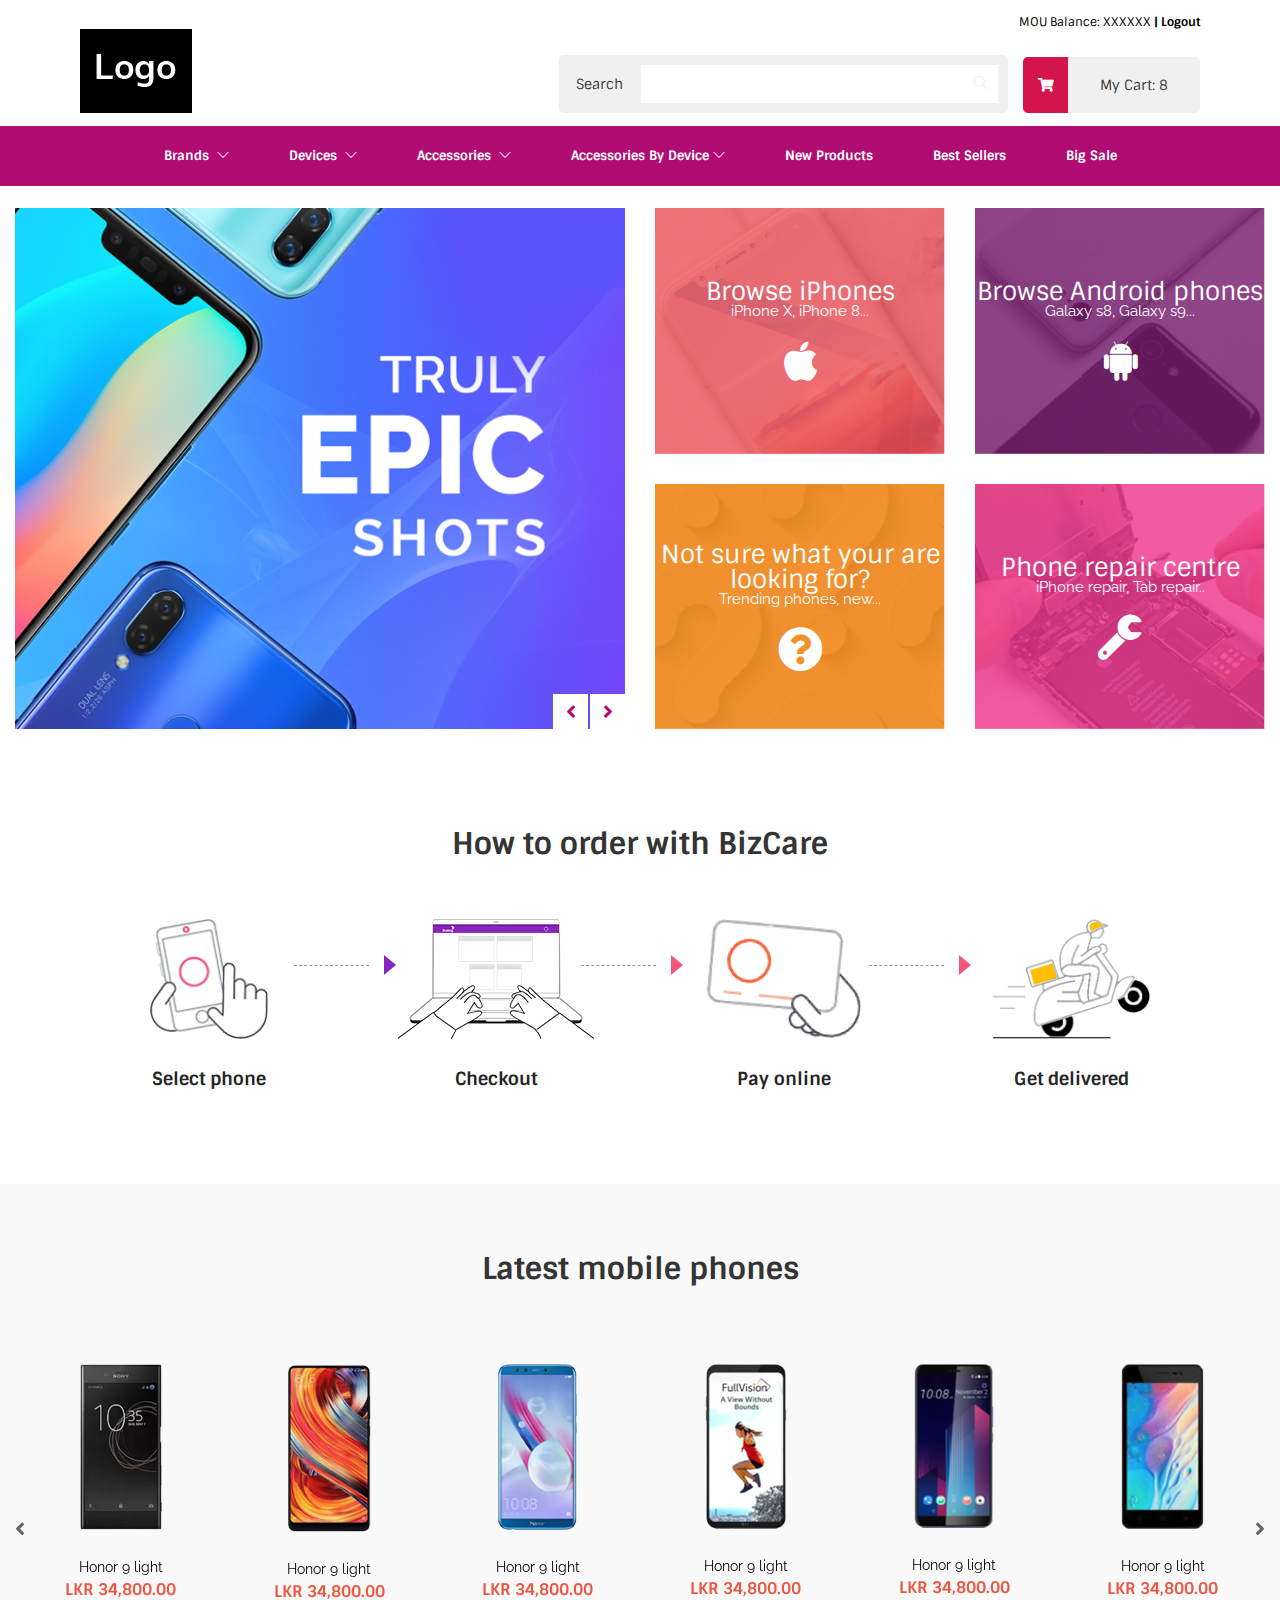
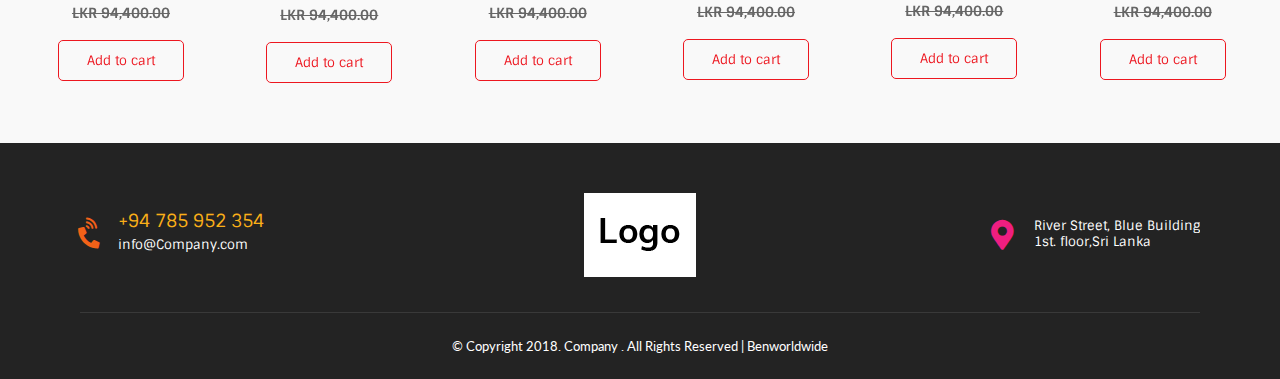
<file: index.html>
<!doctype html>
<html class="no-js" lang="en">

<head>
    <meta charset="utf-8">
    <meta http-equiv="x-ua-compatible" content="ie=edge">
    <title>Site Title Here</title>
    <meta name="description" content="">
    <meta name="viewport" content="width=device-width, initial-scale=1">

    <link rel="manifest" href="site.webmanifest">
    <link rel="shortcut icon" type="image/x-icon" href="assets/img/favicon.ico">
    <!-- Place favicon.ico in the root directory -->

    <!-- CSS here -->
    <link rel="stylesheet" href="assets/css/bootstrap.min.css">
    <link rel="stylesheet" href="assets/css/owl.carousel.min.css">
    <link rel="stylesheet" href="assets/css/animate.min.css">
    <link rel="stylesheet" href="assets/css/magnific-popup.css">
    <link rel="stylesheet" href="assets/css/fontawesome-all.min.css">
    <link rel="stylesheet" href="assets/css/themify-icons.css">
    <link rel="stylesheet" href="assets/css/meanmenu.css">
    <link rel="stylesheet" href="assets/css/slick.css">
    <link rel="stylesheet" href="assets/css/default.css">
    <link rel="stylesheet" href="assets/css/style.css">
    <link rel="stylesheet" href="assets/css/responsive.css">
</head>

<body>
    <!--[if lte IE 9]>
            <p class="browserupgrade">You are using an <strong>outdated</strong> browser. Please <a href="https://browsehappy.com/">upgrade your browser</a> to improve your experience and security.</p>
        <![endif]-->

    <!-- Add your site or application content here -->
    <!--header-start-->
    <header>
        <div class="header-top">
            <div class="container">
                <div class="row">
                    <div class="col-12">
                        <div class="header-top-info text-right">
                            <h5><button data-toggle="modal" data-target="#exampleModalCenter">MOU Balance: XXXXXX</button> | <a href="#">Logout</a></h5>
                        </div>
                    </div>
                </div>
            </div>
        </div>
        <div class="header-bottom header-sticky">
            <div class="container">
                <div class="row align-items-end">
                    <div class="col-12 col-sm-3 col-md-2">
                        <div class="header-logo">
                            <a href="#"><img src="assets/img/logo/logo.png" alt="header-logo"></a>
                        </div>
                    </div>
                    <div class="col-12 col-sm-9 col-md-5 offset-md-2 col-lg-5 offset-lg-3">
                        <div class="search-bar d-flex align-items-center">
                            <div class="search-form d-flex align-items-center">
                                <span>search</span>
                                <form action="#">
                                    <input type="text">
                                    <button>
                                    <i class="ti-search"></i>
                                </button>
                                </form>
                            </div>
                        </div>
                    </div>
                    <div class=" col-6 col-sm-5 offset-1 offset-md-0 col-md-3 col-lg-2 pl-0">
                        <div class="My-cart"> <i class="fas fa-shopping-cart"></i><button class="btn" type="submit">My Cart: 8</button></div>
                    </div>
                </div>
            </div>
        </div>
        <div class="main-menu-area theme-bg header-sticky-2">
            <div class="container-fluid">
                <div class="row">
                    <div class="col-12">

                        <!-- mobile-menu -->
                        <div class="mobile-menu"></div>
                        <div class="main-menu d-md-none">
                            <nav id="mobile-menu">
                                <ul class=" list-unstyled">
                                    <li> <a href="#">Brands <i class="ti-angle-down"></i></a> </li>
                                    <li> <a href="#">Devices <i class="ti-angle-down"></i></a> </li>
                                    <li> <a href="#">Accessories <i class="ti-angle-down"></i></a> </li>
                                    <li> <a href="#">Accessories by Device<i class="ti-angle-down"></i></a> </li>
                                    <li> <a href="#">New Products </a> </li>
                                    <li> <a href="#">Best Sellers </a> </li>
                                    <li> <a href="#">Big Sale</a> </li>
                                </ul>
                            </nav>
                        </div>
                        <!-- mobile-menu-end -->
                        <div class="main-menu d-none d-md-block">
                            <nav>
                                <ul class=" list-unstyled">
                                    <li> <a href="#">Brands <i class="ti-angle-down"></i></a> </li>
                                    <li> <a href="#">Devices <i class="ti-angle-down"></i></a> </li>
                                    <li> <a href="#">Accessories <i class="ti-angle-down"></i></a> </li>
                                    <li> <a href="#">Accessories by Device<i class="ti-angle-down"></i></a> </li>
                                    <li> <a href="#">New Products </a> </li>
                                    <li> <a href="#">Best Sellers </a> </li>
                                    <li> <a href="#">Big Sale</a> </li>
                                </ul>
                            </nav>
                        </div>
                    </div>
                </div>
            </div>
        </div>
    </header>
    <!--header-end-->
    <main>
        <!-- Modal -->

        <div class="modal fade modal-l" id="exampleModalCenter" tabindex="-1" role="dialog" aria-labelledby="exampleModalCenterTitle" aria-hidden="true">
            <div class="modal-dialog modal-dialog-centered" role="document">
                <div class="modal-content">
                    <div class="modal-header">
                        <div class="row no-gutters width-100">
                            <div class="col-12 col-sm-4 col-md-6 text-center text-sm-left">
                                <h5 class="modal-title" id="exampleModalLongTitle">MOU Balance</h5>
                            </div>
                            <div class="col-12 col-sm-8 col-md-6 text-right text-center text-sm-right">
                                <p>Available MOU : 20,000.00 Utilized MOU : 20,000.00 </p>
                            </div>
                        </div>
                    </div>
                    <div class="modal-body">
                        <div class="table-responsive table-responsive-md table-responsive-lg">
                            <table class=" table width-950">
                                <thead class="thead-light">
                                    <tr>
                                        <th scope="col" class="pt-0">
                                            <div class="modal-inner">
                                                <h4>Device</h4>
                                            </div>
                                        </th>
                                        <th scope="col" class="pt-0">
                                            <div class="modal-inner">
                                                <h4>MOU Type</h4>
                                            </div>
                                        </th>
                                        <th scope="col" class="pt-0">
                                            <div class="modal-inner">
                                                <h4>MOU to be used</h4>
                                            </div>
                                        </th>
                                        <th scope="col" class="pt-0">
                                            <div class="modal-inner">
                                                <h4>Balance to pay</h4>
                                            </div>
                                        </th>
                                    </tr>
                                </thead>
                                <tbody>
                                    <tr>
                                        <th scope="row">
                                            <div class="modal-body-inner">
                                                <img src="assets/img/mobile/mobile-1.png" alt="">
                                                <span>LKR 78,800.00</span>
                                            </div>
                                        </th>
                                        <td>
                                            <div class="modal-body-inner">
                                                <form action="#">
                                                    <input type="text" placeholder="Designation Wise">
                                                    <i class="fas fa-caret-down"></i>
                                                </form>
                                                <form action="#">
                                                    <input type="text" placeholder="Manager">
                                                    <i class="fas fa-caret-down"></i>
                                                </form>
                                            </div>
                                        </td>
                                        <td>
                                            <div class="modal-body-inner2">
                                                <h5 class=" d-flex align-items-center">LKR 20,000.00</h5>

                                            </div>
                                        </td>
                                        <td>
                                            <div class="modal-body-inner">
                                                <h5>LKR 20,000.00</h5>

                                            </div>
                                        </td>
                                    </tr>

                                </tbody>
                            </table>
                        </div>

                    </div>
                    <div class="modal-footer">
                        <button type="button" class="btn btn-secondary" data-dismiss="modal">Cancel</button>
                        <button type="button" class="btn btn-primary">Save</button>
                    </div>
                </div>
            </div>
        </div>

        <div class="banner-area">
            <div class="container-fluid">
                <div class="row">
                    <div class="col-12 col-md-6">
                        <div class="banner-slider">
                            <div class="banner-slider slider-active">
                                <div class="banner-single-slider single-slider"></div>
                                <div class="banner-single-slider single-slider"></div>
                                <div class="banner-single-slider single-slider"></div>
                                <div class="banner-single-slider single-slider"></div>
                            </div>
                        </div>
                    </div>
                    <div class="col-12 col-md-6">
                        <div class="banner">
                            <div class="row">
                                <div class="col-12 col-sm-6 mb-30">
                                    <div class="banner-inner">
                                        <div class="banner-thumb over-lay-1"><img src="assets/img/banner-group-img/banner-g-1.png" alt="banner-thumb"></div>
                                        <div class="banner-text">
                                            <h4>Browse iPhones</h4>
                                            <span>iPhone X, iPhone 8...</span>
                                            <i class="fab fa-apple"></i>
                                        </div>
                                    </div>
                                </div>
                                <div class="col-12 col-sm-6 mb-30">
                                    <div class="banner-inner">
                                        <div class="banner-thumb over-lay-2"><img src="assets/img/banner-group-img/banner-g-2.png" alt="banner-thumb"></div>
                                        <div class="banner-text">
                                            <h4>Browse Android phones</h4>
                                            <span>Galaxy s8, Galaxy s9...</span>
                                            <i class="fab fa-android"></i>
                                        </div>
                                    </div>
                                </div>
                                <div class="col-12 col-sm-6 my-mb-30">
                                    <div class="banner-inner">
                                        <div class="banner-thumb over-lay-3"><img src="assets/img/banner-group-img/banner-g-3.png" alt="banner-thumb"></div>
                                        <div class="banner-text">
                                            <h4>Not sure what your are looking for?</h4>
                                            <span>Trending phones, new...</span>
                                            <i class="fas fa-question-circle"></i>
                                        </div>
                                    </div>
                                </div>
                                <div class="col-12 col-sm-6 my-mb-30">
                                    <div class="banner-inner">
                                        <div class="banner-thumb over-lay-4"><img src="assets/img/banner-group-img/banner-g-4.png" alt="banner-thumb"></div>
                                        <div class="banner-text">
                                            <h4>Phone repair centre</h4>
                                            <span>iPhone repair, Tab repair..</span>
                                            <i class="fas fa-wrench"></i>
                                        </div>
                                    </div>
                                </div>
                            </div>
                        </div>
                    </div>
                </div>
            </div>
        </div>
        <!-- steps-area-start -->
        <section class="steps-area">
            <div class="container">
                <div class="row">
                    <div class="col-12">
                        <div class="title-section text-center pb-60">
                            <h2>How to order with BizCare</h2>
                        </div>
                    </div>
                </div>
                <div class="row">
                    <div class="col-12 col-sm-6 col-md-3 text-left">
                        <div class="single-steps angle-right">
                            <!-- <img class="lg-none" src="assets/img/steps-img/steps-arow-1.jpg" alt="steps-img"> -->
                            <img class="none-sm" src="assets/img/steps-img/steps-1.png" alt="">
                            <h3>Select phone</h3>
                        </div>
                    </div>
                    <div class="col-12 col-sm-6 col-md-3 text-left">
                        <div class="single-steps angle-right pink">
                            <!-- <img class="lg-none" src="assets/img/steps-img/steps-arow-2.jpg" alt="steps-img"> -->
                            <img class="none-sm" src="assets/img/steps-img/steps-2.png" alt="">
                            <h3>Checkout</h3>
                        </div>
                    </div>
                    <div class="col-12 col-sm-6 col-md-3 text-left">
                        <div class="single-steps angle-right blue">
                            <!-- <img class="lg-none" src="assets/img/steps-img/steps-arow-3.jpg" alt="steps-img"> -->
                            <img class="none-sm" src="assets/img/steps-img/steps-3.png" alt="">
                            <h3>Pay online</h3>
                        </div>
                    </div>
                    <div class="col-12 col-sm-6 col-md-3 text-center">
                        <div class="single-steps">
                            <!-- <img class="lg-none" src="assets/img/steps-img/steps-arow-4.jpg" alt="steps-img"> -->
                            <img class="none-sm" src="assets/img/steps-img/steps-4.png" alt="">
                            <h3>Get delivered</h3>
                        </div>
                    </div>
                </div>
            </div>
        </section>
        <!-- steps-area-end -->
        <!-- Latest-mobile-phones-strt -->
        <div class="Latest-phones-area grey-bg">
            <div class="container-fluid">
                <div class="row">
                    <div class="col-12">
                        <div class="title-section text-center pb-60">
                            <h2>Latest mobile phones</h2>
                        </div>
                    </div>
                </div>
                <div class="row">
                    <div class="col-12">
                        <div class="Latest-phone-active owl-carousel">
                            <div class="single-pslider">
                                <div class="wrapper">
                                    <div class="pslider-thumb">
                                        <img class="hover" src="assets/img/slider-img/slider-7.jpg" alt="slider-img">
                                        <img src="assets/img/slider-img/slider-1.png" alt="slider-img">
                                    </div>
                                    <div class="pslider-text">
                                        <h3>Honor 9 light</h3>
                                        <h4>LKR 34,800.00</h4>
                                        <span><del>LKR 94,400.00</del></span>
                                        <button>Add to cart</button>
                                    </div>
                                </div>
                            </div>
                            <div class="single-pslider">
                                <div class="wrapper">
                                    <div class="pslider-thumb">
                                        <img class="hover" src="assets/img/slider-img/slider-7.jpg" alt="slider-img">
                                        <img src="assets/img/slider-img/slider-2.png" alt="slider-img">
                                    </div>
                                    <div class="pslider-text">
                                        <h3>Honor 9 light</h3>
                                        <h4>LKR 34,800.00</h4>
                                        <span><del>LKR 94,400.00</del></span>
                                        <button>Add to cart</button>
                                    </div>
                                </div>
                            </div>
                            <div class="single-pslider">
                                <div class="wrapper">
                                    <div class="pslider-thumb">
                                        <img class="hover" src="assets/img/slider-img/slider-7.jpg" alt="slider-img">
                                        <img src="assets/img/slider-img/slider-3.png" alt="slider-img">
                                    </div>
                                    <div class="pslider-text">
                                        <h3>Honor 9 light</h3>
                                        <h4>LKR 34,800.00</h4>
                                        <span><del>LKR 94,400.00</del></span>
                                        <button>Add to cart</button>
                                    </div>
                                </div>
                            </div>
                            <div class="single-pslider">
                                <div class="wrapper">
                                    <div class="pslider-thumb">
                                        <img class="hover" src="assets/img/slider-img/slider-7.jpg" alt="slider-img">
                                        <img src="assets/img/slider-img/slider-4.png" alt="slider-img">
                                    </div>
                                    <div class="pslider-text">
                                        <h3>Honor 9 light</h3>
                                        <h4>LKR 34,800.00</h4>
                                        <span><del>LKR 94,400.00</del></span>
                                        <button>Add to cart</button>
                                    </div>
                                </div>
                            </div>
                            <div class="single-pslider">
                                <div class="wrapper">
                                    <div class="pslider-thumb">
                                        <img class="hover" src="assets/img/slider-img/slider-7.jpg" alt="slider-img">
                                        <img src="assets/img/slider-img/slider-5.png" alt="slider-img">
                                    </div>
                                    <div class="pslider-text">
                                        <h3>Honor 9 light</h3>
                                        <h4>LKR 34,800.00</h4>
                                        <span><del>LKR 94,400.00</del></span>
                                        <button>Add to cart</button>
                                    </div>
                                </div>
                            </div>
                            <div class="single-pslider">
                                <div class="wrapper">
                                    <div class="pslider-thumb">
                                        <img class="hover" src="assets/img/slider-img/slider-7.jpg" alt="slider-img">
                                        <img src="assets/img/slider-img/slider-6.png" alt="slider-img">
                                    </div>
                                    <div class="pslider-text">
                                        <h3>Honor 9 light</h3>
                                        <h4>LKR 34,800.00</h4>
                                        <span><del>LKR 94,400.00</del></span>
                                        <button>Add to cart</button>
                                    </div>
                                </div>
                            </div>
                            <div class="single-pslider">
                                <div class="wrapper">
                                    <div class="pslider-thumb">
                                        <img class="hover" src="assets/img/slider-img/slider-7.jpg" alt="slider-img">
                                        <img src="assets/img/slider-img/slider-1.png" alt="slider-img">
                                    </div>
                                    <div class="pslider-text">
                                        <h3>Honor 9 light</h3>
                                        <h4>LKR 34,800.00</h4>
                                        <span><del>LKR 94,400.00</del></span>
                                        <button>Add to cart</button>
                                    </div>
                                </div>
                            </div>

                        </div>
                    </div>
                </div>
            </div>
        </div>
        <!-- Latest-mobile-phones-end -->
    </main>
    <footer class="footer-area black-bg">
        <div class="footer-top">
            <div class="container">
                <div class="row align-items-center">
                    <div class=" col-12 col-md-5">
                        <div class="footer-info-left text-center text-md-left">
                            <div class="footer-icon">
                                <i class="fas fa-phone-volume"></i>
                            </div>
                            <div class="footer-text">
                                <h5>+94 785 952 354</h5>
                                <h6>info@Company.com</h6>
                            </div>
                        </div>
                    </div>

                    <div class=" col-12 col-md-2 text-center">
                        <div class="footer-logo">
                            <a href="#"><img src="assets/img/logo/white-logo.png" alt="footer-logo"></a>
                        </div>
                    </div>
                    <div class=" col-12 col-md-5">
                        <div class="footer-info-right d-flex justify-content-md-end text-center text-md-right">
                            <div class="footer-icon-right">
                                <i class="fas fa-map-marker-alt"></i>
                            </div>

                            <div class="footer-info-t-right">
                                <h6>River Street, Blue Building</h6>
                                <span>1st. floor,Sri Lanka</span>
                            </div>
                        </div>
                    </div>
                </div>
            </div>
        </div>
        <div class="footer-bottom">
            <div class="container">
                <div class="row">
                    <div class="col-12">
                        <div class="footer-bootom-info text-center">
                            <p>© Copyright 2018. Company . All Rights Reserved | Benworldwide</p>
                        </div>
                    </div>
                </div>
            </div>
        </div>
    </footer>


    <!-- JS here -->
    <script src="assets/js/vendor/modernizr-3.5.0.min.js"></script>
    <script src="assets/js/vendor/jquery-1.12.4.min.js"></script>
    <script src="assets/js/popper.min.js"></script>
    <script src="assets/js/bootstrap.min.js"></script>
    <script src="assets/js/owl.carousel.min.js"></script>
    <script src="assets/js/isotope.pkgd.min.js"></script>
    <script src="assets/js/one-page-nav-min.js"></script>
    <script src="assets/js/slick.min.js"></script>
    <script src="assets/js/jquery.meanmenu.min.js"></script>
    <script src="assets/js/ajax-form.js"></script>
    <script src="assets/js/wow.min.js"></script>
    <script src="assets/js/jquery.scrollUp.min.js"></script>
    <script src="assets/js/imagesloaded.pkgd.min.js"></script>
    <script src="assets/js/jquery.magnific-popup.min.js"></script>
    <script src="assets/js/plugins.js"></script>
    <script src="assets/js/main.js"></script>
</body>

</html>
</file>
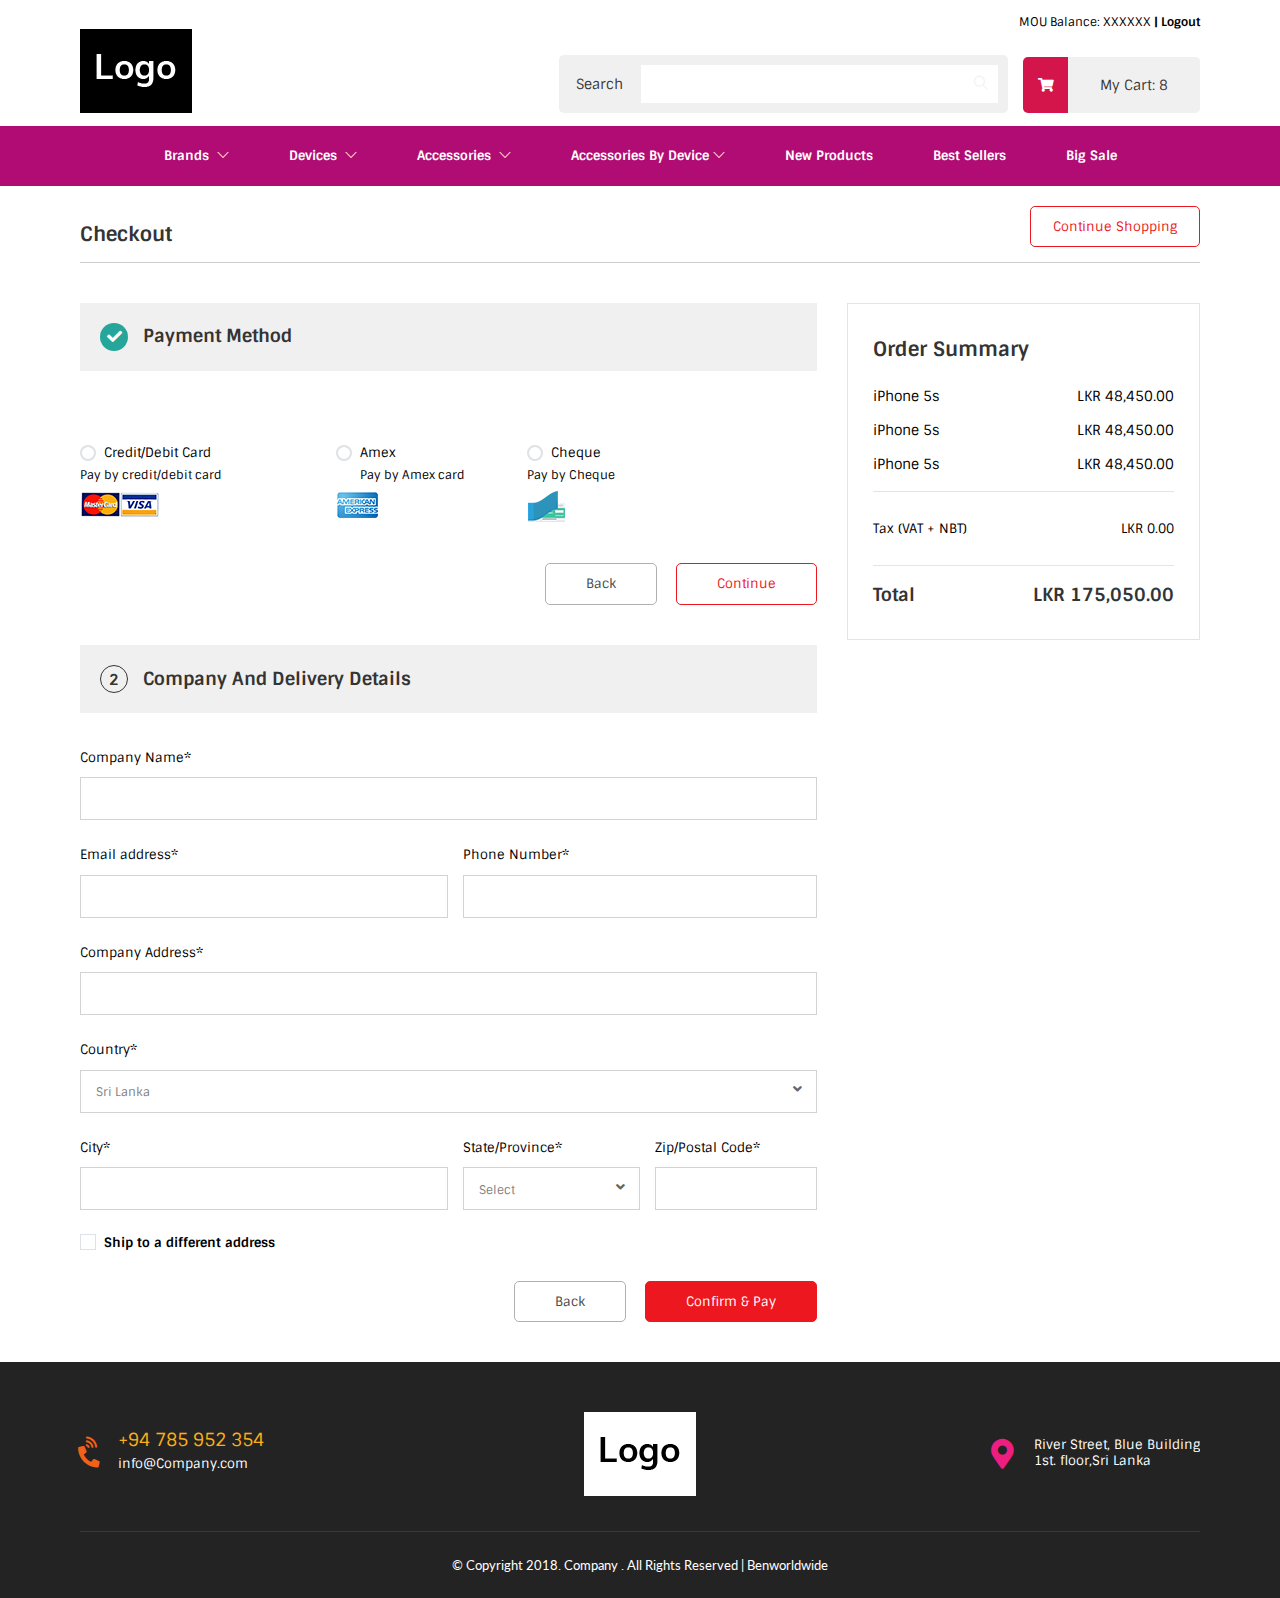
<file: payment.html>
<!doctype html>
<html class="no-js" lang="en">

<head>
    <meta charset="utf-8">
    <meta http-equiv="x-ua-compatible" content="ie=edge">
    <title>Site Title Here</title>
    <meta name="description" content="">
    <meta name="viewport" content="width=device-width, initial-scale=1">

    <link rel="manifest" href="site.webmanifest">
    <link rel="shortcut icon" type="image/x-icon" href="assets/img/favicon.ico">
    <!-- Place favicon.ico in the root directory -->

    <!-- CSS here -->
    <link rel="stylesheet" href="assets/css/bootstrap.min.css">
    <link rel="stylesheet" href="assets/css/owl.carousel.min.css">
    <link rel="stylesheet" href="assets/css/animate.min.css">
    <link rel="stylesheet" href="assets/css/magnific-popup.css">
    <link rel="stylesheet" href="assets/css/fontawesome-all.min.css">
    <link rel="stylesheet" href="assets/css/themify-icons.css">
    <link rel="stylesheet" href="assets/css/meanmenu.css">
    <link rel="stylesheet" href="assets/css/slick.css">
    <link rel="stylesheet" href="assets/css/default.css">
    <link rel="stylesheet" href="assets/css/style.css">
    <link rel="stylesheet" href="assets/css/responsive.css">
</head>

<body>
    <!--[if lte IE 9]>
            <p class="browserupgrade">You are using an <strong>outdated</strong> browser. Please <a href="https://browsehappy.com/">upgrade your browser</a> to improve your experience and security.</p>
        <![endif]-->

    <!-- Add your site or application content here -->
    <!--header-start-->
    <header>
        <div class="header-top">
            <div class="container">
                <div class="row">
                    <div class="col-12">
                        <div class="header-top-info text-right">
                            <h5><button data-toggle="modal" data-target="#exampleModalCenter">MOU Balance: XXXXXX</button> | <a href="#">Logout</a></h5>
                        </div>
                    </div>
                </div>
            </div>
        </div>
        <div class="header-bottom header-sticky">
            <div class="container">
                <div class="row align-items-end">
                    <div class="col-12 col-sm-3 col-md-2">
                        <div class="header-logo">
                            <a href="#"><img src="assets/img/logo/logo.png" alt="header-logo"></a>
                        </div>
                    </div>
                    <div class="col-12 col-sm-9 col-md-5 offset-md-2 col-lg-5 offset-lg-3">
                        <div class="search-bar d-flex align-items-center">
                            <div class="search-form d-flex align-items-center">
                                <span>search</span>
                                <form action="#">
                                    <input type="text">
                                    <button>
                                    <i class="ti-search"></i>
                                </button>
                                </form>
                            </div>
                        </div>
                    </div>
                    <div class=" col-6 col-sm-5 offset-1 offset-md-0 col-md-3 col-lg-2 pl-0">
                        <div class="My-cart"> <i class="fas fa-shopping-cart"></i><button class="btn" type="submit">My Cart: 8</button></div>
                    </div>
                </div>
            </div>
        </div>
        <div class="main-menu-area theme-bg header-sticky-2">
            <div class="container-fluid">
                <div class="row">
                    <div class="col-12">

                        <!-- mobile-menu -->
                        <div class="mobile-menu"></div>
                        <div class="main-menu d-md-none">
                            <nav id="mobile-menu">
                                <ul class=" list-unstyled">
                                    <li> <a href="#">Brands <i class="ti-angle-down"></i></a> </li>
                                    <li> <a href="#">Devices <i class="ti-angle-down"></i></a> </li>
                                    <li> <a href="#">Accessories <i class="ti-angle-down"></i></a> </li>
                                    <li> <a href="#">Accessories by Device<i class="ti-angle-down"></i></a> </li>
                                    <li> <a href="#">New Products </a> </li>
                                    <li> <a href="#">Best Sellers </a> </li>
                                    <li> <a href="#">Big Sale</a> </li>
                                </ul>
                            </nav>
                        </div>
                        <!-- mobile-menu-end -->
                        <div class="main-menu d-none d-md-block">
                            <nav>
                                <ul class=" list-unstyled">
                                    <li> <a href="#">Brands <i class="ti-angle-down"></i></a> </li>
                                    <li> <a href="#">Devices <i class="ti-angle-down"></i></a> </li>
                                    <li> <a href="#">Accessories <i class="ti-angle-down"></i></a> </li>
                                    <li> <a href="#">Accessories by Device<i class="ti-angle-down"></i></a> </li>
                                    <li> <a href="#">New Products </a> </li>
                                    <li> <a href="#">Best Sellers </a> </li>
                                    <li> <a href="#">Big Sale</a> </li>
                                </ul>
                            </nav>
                        </div>
                    </div>
                </div>
            </div>
        </div>
    </header>
    <!--header-end-->
    <main>

        <!-- Modal -->

        <div class="modal fade modal-l" id="exampleModalCenter" tabindex="-1" role="dialog" aria-labelledby="exampleModalCenterTitle" aria-hidden="true">
            <div class="modal-dialog modal-dialog-centered" role="document">
                <div class="modal-content">
                    <div class="modal-header">
                        <div class="row no-gutters width-100">
                            <div class="col-12 col-sm-4 col-md-6 text-center text-sm-left">
                                <h5 class="modal-title" id="exampleModalLongTitle">MOU Balance</h5>
                            </div>
                            <div class="col-12 col-sm-8 col-md-6 text-right text-center text-sm-right">
                                <p>Available MOU : 20,000.00 Utilized MOU : 20,000.00 </p>
                            </div>
                        </div>
                    </div>
                    <div class="modal-body">
                        <div class="table-responsive table-responsive-md table-responsive-lg">
                            <table class=" table width-950">
                                <thead class="thead-light">
                                    <tr>
                                        <th scope="col" class="pt-0">
                                            <div class="modal-inner">
                                                <h4>Device</h4>
                                            </div>
                                        </th>
                                        <th scope="col" class="pt-0">
                                            <div class="modal-inner">
                                                <h4>MOU Type</h4>
                                            </div>
                                        </th>
                                        <th scope="col" class="pt-0">
                                            <div class="modal-inner">
                                                <h4>MOU to be used</h4>
                                            </div>
                                        </th>
                                        <th scope="col" class="pt-0">
                                            <div class="modal-inner">
                                                <h4>Balance to pay</h4>
                                            </div>
                                        </th>
                                    </tr>
                                </thead>
                                <tbody>
                                    <tr>
                                        <th scope="row">
                                            <div class="modal-body-inner">
                                                <img src="assets/img/mobile/mobile-1.png" alt="">
                                                <span>LKR 78,800.00</span>
                                            </div>
                                        </th>
                                        <td>
                                            <div class="modal-body-inner">
                                                <form action="#">
                                                    <input type="text" placeholder="Designation Wise">
                                                    <i class="fas fa-caret-down"></i>
                                                </form>
                                                <form action="#">
                                                    <input type="text" placeholder="Manager">
                                                    <i class="fas fa-caret-down"></i>
                                                </form>
                                            </div>
                                        </td>
                                        <td>
                                            <div class="modal-body-inner2">
                                                <h5 class=" d-flex align-items-center">LKR 20,000.00</h5>

                                            </div>
                                        </td>
                                        <td>
                                            <div class="modal-body-inner">
                                                <h5>LKR 20,000.00</h5>

                                            </div>
                                        </td>
                                    </tr>

                                </tbody>
                            </table>
                        </div>

                    </div>
                    <div class="modal-footer">
                        <button type="button" class="btn btn-secondary" data-dismiss="modal">Cancel</button>
                        <button type="button" class="btn btn-primary">Save</button>
                    </div>
                </div>
            </div>
        </div>
        <!-- payment-header-area-start -->
        <div class="payment-header">
            <div class="container">
                <div class="payment-border">
                    <div class="row align-items-center">
                        <div class="col-5 col-sm-6">
                            <div class="payment-checkout text-md-left">
                                <h4>Checkout</h4>
                            </div>
                        </div>
                        <div class="col-7 col-sm-6">
                            <div class="payment-button text-md-right">
                                <button type="button">Continue Shopping</button>
                            </div>
                        </div>
                    </div>
                </div>
            </div>
        </div>

        <!-- payment-header-area-end -->
        <!-- payment-area-start -->
        <section class="payment-area">
            <div class="container">
                <div class="row">
                    <div class="col-12 col-md-8">
                        <div class="row">
                            <div class="col-12">
                                <div class="payment-method-title text-left xs-mb-0">
                                    <h3> <i class=" fas fa-check"></i> Payment Method</h3>
                                </div>
                            </div>
                        </div>
                        <div class="payment-method">
                            <div class="row">
                                <div class="col-12 col-sm-6 col-md-6 col-xl-4">
                                    <div class="payment-method-inner my-mt-30">
                                        <div class="custom-control custom-radio">
                                            <input type="radio" class="custom-control-input" id="customControlValidation1" name="radio-stacked" required>
                                            <label class="custom-control-label" for="customControlValidation1"></label>
                                        </div>
                                        <h5> Credit/Debit Card</h5>
                                        <span>Pay by credit/debit card</span>
                                        <img src="assets/img/payment-img/visa.jpg" alt="payment-img">
                                    </div>
                                </div>
                                <div class="col-12 col-sm-6 col-md-6 col-xl-3">
                                    <div class="payment-method-inner my-mt-30">
                                        <div class="custom-control custom-radio mb-3">
                                            <input type="radio" class="custom-control-input" id="customControlValidation3" name="radio-stacked" required>
                                            <label class="custom-control-label" for="customControlValidation3"></label>

                                        </div>
                                        <h5> Amex</h5>
                                        <span>Pay by Amex card</span>

                                        <img src="assets/img/payment-img/american-express.jpg" alt="payment-img">
                                    </div>
                                </div>
                                <div class="col-12 col-sm-12 col-md-12 col-xl-5">
                                    <div class="payment-method-inner my-mt-30">
                                        <div class="custom-control custom-radio">
                                            <input type="radio" class="custom-control-input" id="customControlValidation2" name="radio-stacked" required>
                                            <label class="custom-control-label" for="customControlValidation2"></label>
                                        </div>
                                        <h5>Cheque </h5>
                                        <span>Pay by Cheque</span>
                                        <img src="assets/img/payment-img/check.jpg" alt="payment-img">
                                        <div class="cheque-button text-left text-lg-right">
                                            <button class="gray-button" type="button">Back</button>
                                            <button type="button">Continue</button>
                                        </div>
                                    </div>
                                </div>
                            </div>
                        </div>
                        <div class="company-info">
                            <div class="row">
                                <div class="col-12">
                                    <div class="payment-method-title text-left">
                                        <h3> <span>2</span> Company and Delivery Details</h3>
                                    </div>
                                </div>
                            </div>
                            <div class="row">
                                <div class="col-12">
                                    <form action="#">
                                        <label>Company Name*</label>
                                        <input type="text">
                                    </form>
                                </div>
                                <div class="col-6 pr-0">
                                    <form action="#">
                                        <label>Email address*</label>
                                        <input type="text">
                                    </form>
                                </div>
                                <div class="col-6">
                                    <form action="#">
                                        <label>Phone Number*</label>
                                        <input type="text">
                                    </form>
                                </div>
                                <div class="col-12">
                                    <form action="#">
                                        <label>Company Address*</label>
                                        <input type="text">
                                    </form>
                                </div>
                                <div class="col-12">
                                    <form action="#">
                                        <label>Country*</label>
                                        <input type="text" placeholder="Sri Lanka">
                                        <i class=" fas fa-angle-down"></i>
                                    </form>
                                </div>
                            </div>
                            <div class="row">
                                <div class="col-12 col-md-12 col-lg-6 pr-0">
                                    <div class="form">
                                        <form action="#">
                                            <label>City*</label>
                                            <input type="text">
                                        </form>
                                    </div>
                                </div>
                                <div class="col-12  col-md-12 col-lg-3 pr-0">
                                    <div class="form">
                                        <form action="#">
                                            <label>State/Province*</label>
                                            <input type="text" placeholder="Select">
                                            <i class=" fas fa-angle-down"></i>
                                        </form>
                                    </div>
                                </div>
                                <div class="col-12  col-md-12 col-lg-3">
                                    <div class="form">
                                        <form action="#">
                                            <label>Zip/Postal Code*</label>
                                            <input type="text">
                                        </form>
                                    </div>
                                </div>

                            </div>
                            <div class="row">
                                <div class="col-12">
                                    <div class="form-info">
                                        <div class="custom-control custom-checkbox">
                                            <input type="checkbox" class="custom-control-input" id="customCheck1">
                                            <label class="custom-control-label" for="customCheck1"></label>
                                        </div>
                                        <h5>Ship to a different address</h5>
                                    </div>
                                </div>
                                <div class="col-12">
                                    <div class="form-info-button text-right">
                                        <button class="gray-button" type="button">Back</button>
                                        <button class="red-button" type="button">Confirm & Pay</button>
                                    </div>
                                </div>
                            </div>
                        </div>
                    </div>

                    <div class="col-12 col-md-4">
                        <div class="Order-Summary">
                            <div class="Order-inner">
                                <h4>Order Summary</h4>
                                <div class="Order">
                                    <h6>iPhone 5s</h6>
                                    <h5>LKR 48,450.00</h5>
                                </div>
                                <div class="Order">
                                    <h6>iPhone 5s</h6>
                                    <h5>LKR 48,450.00</h5>
                                </div>
                                <div class="Order">
                                    <h6>iPhone 5s</h6>
                                    <h5>LKR 48,450.00</h5>
                                </div>
                                <div class="Order-check-out">
                                    <h5>Tax (VAT + NBT)</h5>
                                    <h5>LKR 0.00</h5>
                                </div>
                                <div class="final-check-out d-flex justify-content-between">
                                    <h4>Total</h4>
                                    <h4>LKR 175,050.00</h4>
                                </div>
                            </div>
                        </div>
                    </div>
                </div>
            </div>
        </section>
        <!-- payment-area-end -->
    </main>

    <footer class="footer-area black-bg">
        <div class="footer-top">
            <div class="container">
                <div class="row align-items-center">
                    <div class=" col-12 col-md-5">
                        <div class="footer-info-left text-center text-md-left">
                            <div class="footer-icon">
                                <i class="fas fa-phone-volume"></i>
                            </div>
                            <div class="footer-text">
                                <h5>+94 785 952 354</h5>
                                <h6>info@Company.com</h6>
                            </div>
                        </div>
                    </div>

                    <div class=" col-12 col-md-2 text-center">
                        <div class="footer-logo">
                            <a href="#"><img src="assets/img/logo/white-logo.png" alt="footer-logo"></a>
                        </div>
                    </div>
                    <div class=" col-12 col-md-5">
                        <div class="footer-info-right d-flex justify-content-md-end text-center text-md-right">
                            <div class="footer-icon-right">
                                <i class="fas fa-map-marker-alt"></i>
                            </div>
                            <div class="footer-info-t-right">
                                <h6>River Street, Blue Building</h6>
                                <span>1st. floor,Sri Lanka</span>
                            </div>
                        </div>
                    </div>
                </div>
            </div>
        </div>
        <div class="footer-bottom">
            <div class="container">
                <div class="row">
                    <div class="col-12">
                        <div class="footer-bootom-info text-center">
                            <p>© Copyright 2018. Company . All Rights Reserved | Benworldwide</p>
                        </div>
                    </div>
                </div>
            </div>
        </div>
    </footer>

    <!-- JS here -->
    <script src="assets/js/vendor/modernizr-3.5.0.min.js"></script>
    <script src="assets/js/vendor/jquery-1.12.4.min.js"></script>
    <script src="assets/js/popper.min.js"></script>
    <script src="assets/js/bootstrap.min.js"></script>
    <script src="assets/js/owl.carousel.min.js"></script>
    <script src="assets/js/isotope.pkgd.min.js"></script>
    <script src="assets/js/one-page-nav-min.js"></script>
    <script src="assets/js/slick.min.js"></script>
    <script src="assets/js/jquery.meanmenu.min.js"></script>
    <script src="assets/js/ajax-form.js"></script>
    <script src="assets/js/wow.min.js"></script>
    <script src="assets/js/jquery.scrollUp.min.js"></script>
    <script src="assets/js/imagesloaded.pkgd.min.js"></script>
    <script src="assets/js/jquery.magnific-popup.min.js"></script>
    <script src="assets/js/plugins.js"></script>
    <script src="assets/js/main.js"></script>
</body>

</html>

</html>
</file>
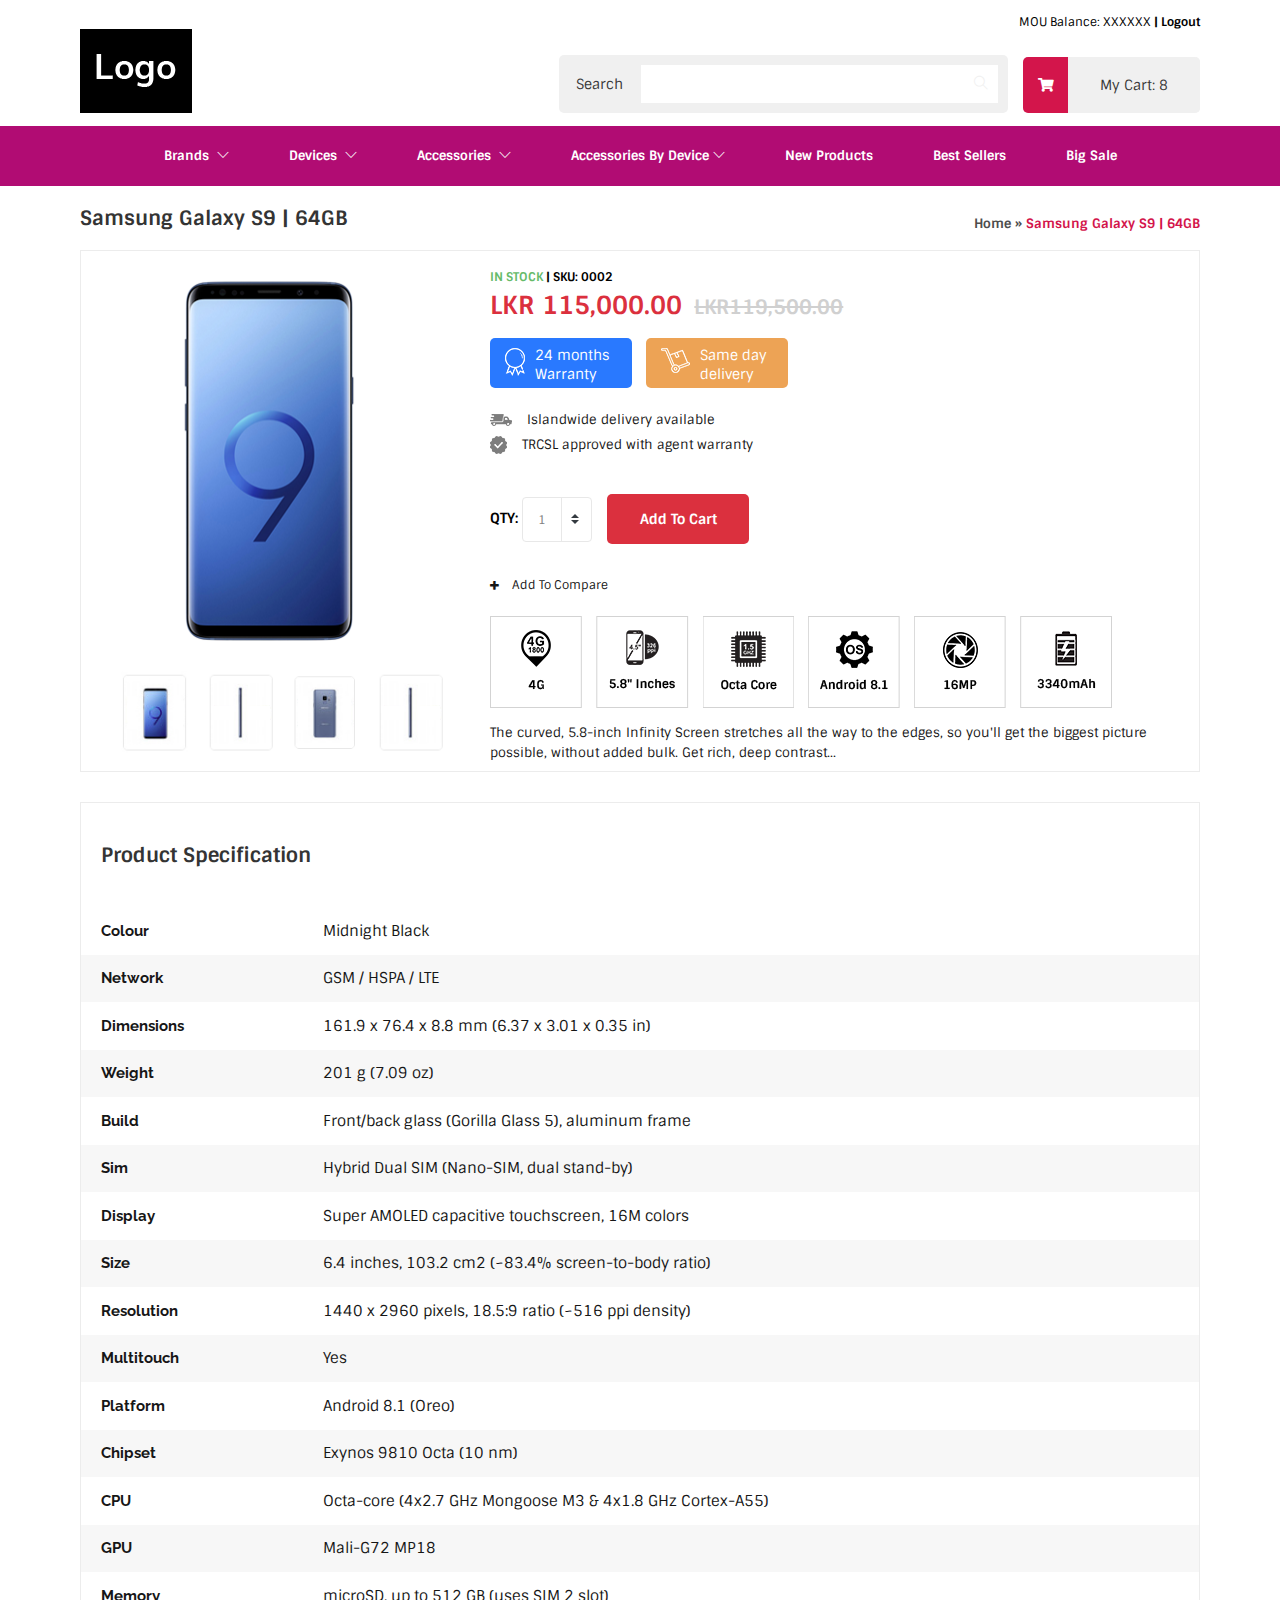
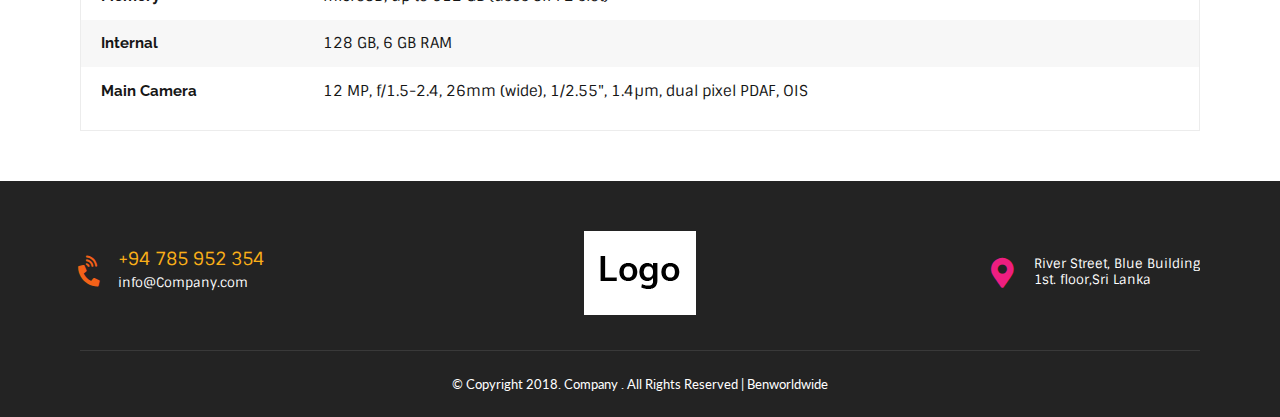
<file: product-details.html>
<!doctype html>
<html class="no-js" lang="en">

<head>
    <meta charset="utf-8">
    <meta http-equiv="x-ua-compatible" content="ie=edge">
    <title>Site Title Here</title>
    <meta name="description" content="">
    <meta name="viewport" content="width=device-width, initial-scale=1">

    <link rel="manifest" href="site.webmanifest">
    <link rel="shortcut icon" type="image/x-icon" href="assets/img/favicon.ico">
    <!-- Place favicon.ico in the root directory -->

    <!-- CSS here -->
    <link rel="stylesheet" href="assets/css/bootstrap.min.css">
    <link rel="stylesheet" href="assets/css/owl.carousel.min.css">
    <link rel="stylesheet" href="assets/css/animate.min.css">
    <link rel="stylesheet" href="assets/css/magnific-popup.css">
    <link rel="stylesheet" href="assets/css/fontawesome-all.min.css">
    <link rel="stylesheet" href="assets/css/themify-icons.css">
    <link rel="stylesheet" href="assets/css/meanmenu.css">
    <link rel="stylesheet" href="assets/css/slick.css">
    <link rel="stylesheet" href="assets/css/default.css">
    <link rel="stylesheet" href="assets/css/style.css">
    <link rel="stylesheet" href="assets/css/responsive.css">
</head>

<body>
    <!--[if lte IE 9]>
            <p class="browserupgrade">You are using an <strong>outdated</strong> browser. Please <a href="https://browsehappy.com/">upgrade your browser</a> to improve your experience and security.</p>
        <![endif]-->

    <!-- Add your site or application content here -->
    <!--header-start-->
    <header>
        <div class="header-top">
            <div class="container">
                <div class="row">
                    <div class="col-12">
                        <div class="header-top-info text-right">
                            <h5><button data-toggle="modal" data-target="#exampleModalCenter">MOU Balance: XXXXXX</button> | <a href="#">Logout</a></h5>
                        </div>
                    </div>
                </div>
            </div>
        </div>
        <div class="header-bottom header-sticky">
            <div class="container">
                <div class="row align-items-end">
                    <div class="col-12 col-sm-3 col-md-2">
                        <div class="header-logo">
                            <a href="#"><img src="assets/img/logo/logo.png" alt="header-logo"></a>
                        </div>
                    </div>
                    <div class="col-12 col-sm-9 col-md-5 offset-md-2 col-lg-5 offset-lg-3">
                        <div class="search-bar d-flex align-items-center">
                            <div class="search-form d-flex align-items-center">
                                <span>search</span>
                                <form action="#">
                                    <input type="text">
                                    <button>
                                    <i class="ti-search"></i>
                                </button>
                                </form>
                            </div>
                        </div>
                    </div>
                    <div class=" col-6 col-sm-5 offset-1 offset-md-0 col-md-3 col-lg-2 pl-0">
                        <div class="My-cart"> <i class="fas fa-shopping-cart"></i><button class="btn" type="submit">My Cart: 8</button></div>
                    </div>
                </div>
            </div>
        </div>
        <div class="main-menu-area theme-bg header-sticky-2">
            <div class="container-fluid">
                <div class="row">
                    <div class="col-12">

                        <!-- mobile-menu -->
                        <div class="mobile-menu"></div>
                        <div class="main-menu d-md-none">
                            <nav id="mobile-menu">
                                <ul class=" list-unstyled">
                                    <li> <a href="#">Brands <i class="ti-angle-down"></i></a> </li>
                                    <li> <a href="#">Devices <i class="ti-angle-down"></i></a> </li>
                                    <li> <a href="#">Accessories <i class="ti-angle-down"></i></a> </li>
                                    <li> <a href="#">Accessories by Device<i class="ti-angle-down"></i></a> </li>
                                    <li> <a href="#">New Products </a> </li>
                                    <li> <a href="#">Best Sellers </a> </li>
                                    <li> <a href="#">Big Sale</a> </li>
                                </ul>
                            </nav>
                        </div>
                        <!-- mobile-menu-end -->
                        <div class="main-menu d-none d-md-block">
                            <nav>
                                <ul class=" list-unstyled">
                                    <li> <a href="#">Brands <i class="ti-angle-down"></i></a> </li>
                                    <li> <a href="#">Devices <i class="ti-angle-down"></i></a> </li>
                                    <li> <a href="#">Accessories <i class="ti-angle-down"></i></a> </li>
                                    <li> <a href="#">Accessories by Device<i class="ti-angle-down"></i></a> </li>
                                    <li> <a href="#">New Products </a> </li>
                                    <li> <a href="#">Best Sellers </a> </li>
                                    <li> <a href="#">Big Sale</a> </li>
                                </ul>
                            </nav>
                        </div>
                    </div>
                </div>
            </div>
        </div>
    </header>
    <!--header-end-->
    <main>


        <!-- Modal -->

        <div class="modal fade modal-l" id="exampleModalCenter" tabindex="-1" role="dialog" aria-labelledby="exampleModalCenterTitle" aria-hidden="true">
            <div class="modal-dialog modal-dialog-centered" role="document">
                <div class="modal-content">
                    <div class="modal-header">
                        <div class="row no-gutters width-100">
                            <div class="col-12 col-sm-4 col-md-6 text-center text-sm-left">
                                <h5 class="modal-title" id="exampleModalLongTitle">MOU Balance</h5>
                            </div>
                            <div class="col-12 col-sm-8 col-md-6 text-right text-center text-sm-right">
                                <p>Available MOU : 20,000.00 Utilized MOU : 20,000.00 </p>
                            </div>
                        </div>
                    </div>
                    <div class="modal-body">
                        <div class="table-responsive table-responsive-md table-responsive-lg">
                            <table class=" table width-950">
                                <thead class="thead-light">
                                    <tr>
                                        <th scope="col" class="pt-0">
                                            <div class="modal-inner">
                                                <h4>Device</h4>
                                            </div>
                                        </th>
                                        <th scope="col" class="pt-0">
                                            <div class="modal-inner">
                                                <h4>MOU Type</h4>
                                            </div>
                                        </th>
                                        <th scope="col" class="pt-0">
                                            <div class="modal-inner">
                                                <h4>MOU to be used</h4>
                                            </div>
                                        </th>
                                        <th scope="col" class="pt-0">
                                            <div class="modal-inner">
                                                <h4>Balance to pay</h4>
                                            </div>
                                        </th>
                                    </tr>
                                </thead>
                                <tbody>
                                    <tr>
                                        <th scope="row">
                                            <div class="modal-body-inner">
                                                <img src="assets/img/mobile/mobile-1.png" alt="">
                                                <span>LKR 78,800.00</span>
                                            </div>
                                        </th>
                                        <td>
                                            <div class="modal-body-inner">
                                                <form action="#">
                                                    <input type="text" placeholder="Designation Wise">
                                                    <i class="fas fa-caret-down"></i>
                                                </form>
                                                <form action="#">
                                                    <input type="text" placeholder="Manager">
                                                    <i class="fas fa-caret-down"></i>
                                                </form>
                                            </div>
                                        </td>
                                        <td>
                                            <div class="modal-body-inner2">
                                                <h5 class=" d-flex align-items-center">LKR 20,000.00</h5>

                                            </div>
                                        </td>
                                        <td>
                                            <div class="modal-body-inner">
                                                <h5>LKR 20,000.00</h5>

                                            </div>
                                        </td>
                                    </tr>

                                </tbody>
                            </table>
                        </div>

                    </div>
                    <div class="modal-footer">
                        <button type="button" class="btn btn-secondary" data-dismiss="modal">Cancel</button>
                        <button type="button" class="btn btn-primary">Save</button>
                    </div>
                </div>
            </div>
        </div>
        <!-- payment-header-area-start -->
        <div class="payment-header">
            <div class="container">
                <div class="products-header">
                    <div class="row align-items-center">
                        <div class="col-12 col-sm-6">
                            <div class="products-title text-center text-md-left">
                                <h4>Samsung Galaxy S9 | 64GB</h4>
                            </div>
                        </div>
                        <div class="col-12 col-sm-6">
                            <div class="products-title text-center text-md-right">
                                <h5><a href="#">Home »</a> <span>Samsung Galaxy S9 | 64GB</span></h5>
                            </div>
                        </div>
                    </div>
                </div>
            </div>
        </div>
        <!-- payment-header-area-end -->
        <!-- products-area-start -->
        <div class="products-area">
            <div class="container">
                <div class="border-gray">
                    <div class="row">
                        <div class="col-12 col-md-4 col-lg-4 ">
                            <div class="products-slider">
                                <!-- <div class="products-slider-active">
                                <div class="products-single-slider"></div>
                            </div> -->
                                <div class="slider-for">
                                    <div class="item">
                                        <img src="assets/img/product-img/product-1.png" />
                                    </div>
                                    <div class="item">
                                        <img src="assets/img/product-img/product-2.png" />
                                    </div>
                                    <div class="item">
                                        <img src="assets/img/product-img/product-3.png" />
                                    </div>
                                    <div class="item">
                                        <img src="assets/img/product-img/product-2.png" />
                                    </div>
                                </div>

                                <div class="slider-nav">
                                    <div class="item">
                                        <img src="assets/img/product-img/product-5.png" />
                                    </div>
                                    <div class="item">
                                        <img src="assets/img/product-img/product-2.png" />
                                    </div>
                                    <div class="item">
                                        <img src="assets/img/product-img/product-3.png" />
                                    </div>
                                    <div class="item">
                                        <img src="assets/img/product-img/product-2.png" />
                                    </div>
                                </div>

                            </div>
                        </div>

                        <div class="col-12 col-md-8 col-lg-8">
                            <div class="product-slider-info">
                                <div class="row">
                                    <div class="col-12">
                                        <div class="slider-infoinstock">
                                            <h5><span>In Stock</span> | SKU: 0002</h5>
                                            <h3>LKR 115,000.00 <del>LKR119,500.00</del></h3>
                                        </div>
                                    </div>
                                    <div class="col-12">
                                        <div class="slider-infoinstock">
                                            <button><a href="#"><img src="assets/img/product-img/ribon.png" alt="product-img"></a>
                                        <span>24 months</span>
                                 
                                        <span>Warranty</span>
                                        </button>
                                            <button class="delivery"><a href="#"><img src="assets/img/product-img/cart.png" alt="product-img"></a>
                                            <span>Same day</span>
                                      
                                            <span>delivery</span>
                                            </button>
                                        </div>
                                    </div>

                                    <div class="col-12">
                                        <div class="slider-infoinstock slider-infoinstock-p">
                                            <p><img src="assets/img/product-img/track.png" alt="product-img">Islandwide delivery available</p>
                                            <p><img src="assets/img/product-img/check.png" alt="product-img">TRCSL approved with agent warranty</p>
                                        </div>
                                    </div>
                                    <div class="col-12">
                                        <div class="slider-infoinstock slider-form">
                                            <form action="#">
                                                <label>QTY:</label>
                                                <input class="custom-select" type="number" placeholder="1">
                                            </form>
                                            <button class="red">add to cart</button>
                                        </div>
                                    </div>
                                    <div class="col-12">
                                        <div class="slider-image">
                                            <h4><i class="fas fa-plus"></i> add to compare</h4>
                                            <div class="slider-flex ">
                                                <img src="assets/img/product-img/4g.png" alt="">
                                                <img src="assets/img/product-img/display.png" alt="">
                                                <img src="assets/img/product-img/processore.png" alt="">
                                                <img src="assets/img/product-img/OS.png" alt="">
                                                <img src="assets/img/product-img/mp.png" alt="">
                                                <img src="assets/img/product-img/battery.png" alt="">
                                            </div>
                                            <p>The curved, 5.8-inch Infinity Screen stretches all the way to the edges, so you'll get the biggest picture possible, without added bulk. Get rich, deep contrast...</p>
                                        </div>
                                    </div>
                                </div>
                            </div>

                        </div>
                    </div>

                </div>

            </div>
        </div>

        <div class="product-table">
            <div class="container">
                <div class="border-gray-2">
                    <div class="row">
                        <div class="col-12">
                            <div class="my-table">
                                <table class="table">
                                    <h4>Product Specification</h4>
                                    <!-- <thead>
                                        <tr>
                                            <th scope="col"></th>
                                        </tr>
                                    </thead> -->
                                    <tbody>
                                        <tr>
                                            <th>Colour</th>
                                            <td>Midnight Black</td>
                                        </tr>
                                        <tr class="table-secondary">
                                            <th>Network</th>
                                            <td>GSM / HSPA / LTE</td>
                                        </tr>
                                        <tr>
                                            <th>Dimensions</th>
                                            <td> 161.9 x 76.4 x 8.8 mm (6.37 x 3.01 x 0.35 in)</td>

                                        </tr>
                                        <tr class="table-secondary">
                                            <th>Weight</th>
                                            <td> 201 g (7.09 oz)</td>

                                        </tr>
                                        <tr>
                                            <th>Build </th>
                                            <td> Front/back glass (Gorilla Glass 5), aluminum frame</td>

                                        </tr>
                                        <tr class="table-secondary">
                                            <th>Sim </th>
                                            <td> Hybrid Dual SIM (Nano-SIM, dual stand-by)</td>

                                        </tr>
                                        <tr>
                                            <th>Display </th>
                                            <td> Super AMOLED capacitive touchscreen, 16M colors</td>

                                        </tr>
                                        <tr class="table-secondary">
                                            <th>Size </th>
                                            <td> 6.4 inches, 103.2 cm2 (~83.4% screen-to-body ratio)</td>

                                        </tr>
                                        <tr>
                                            <th>Resolution </th>
                                            <td>1440 x 2960 pixels, 18.5:9 ratio (~516 ppi density)</td>

                                        </tr>
                                        <tr class="table-secondary">
                                            <th>Multitouch </th>
                                            <td>Yes</td>

                                        </tr>
                                        <tr>
                                            <th>Platform </th>
                                            <td>Android 8.1 (Oreo)</td>

                                        </tr>
                                        <tr class="table-secondary">
                                            <th>Chipset </th>
                                            <td>Exynos 9810 Octa (10 nm)</td>

                                        </tr>
                                        <tr>
                                            <th>CPU </th>
                                            <td>Octa-core (4x2.7 GHz Mongoose M3 & 4x1.8 GHz Cortex-A55)</td>

                                        </tr>
                                        <tr class="table-secondary">
                                            <th>GPU </th>
                                            <td>Mali-G72 MP18</td>

                                        </tr>
                                        <tr>
                                            <th>Memory </th>
                                            <td>microSD, up to 512 GB (uses SIM 2 slot)</td>

                                        </tr>
                                        <tr class="table-secondary">
                                            <th>Internal </th>
                                            <td>128 GB, 6 GB RAM</td>

                                        </tr>
                                        <tr>
                                            <th>Main Camera </th>
                                            <td>12 MP, f/1.5-2.4, 26mm (wide), 1/2.55", 1.4µm, dual pixel PDAF, OIS</td>

                                        </tr>
                                    </tbody>
                                </table>
                            </div>
                        </div>
                    </div>
                </div>
            </div>
        </div>
        <!-- products-area-end -->
    </main>

    <footer class="footer-area black-bg">
        <div class="footer-top">
            <div class="container">
                <div class="row align-items-center">
                    <div class=" col-12 col-md-5">
                        <div class="footer-info-left text-center text-md-left">
                            <div class="footer-icon">
                                <i class="fas fa-phone-volume"></i>
                            </div>
                            <div class="footer-text">
                                <h5>+94 785 952 354</h5>
                                <h6>info@Company.com</h6>
                            </div>
                        </div>
                    </div>

                    <div class=" col-12 col-md-2 text-center">
                        <div class="footer-logo">
                            <a href="#"><img src="assets/img/logo/white-logo.png" alt="footer-logo"></a>
                        </div>
                    </div>
                    <div class=" col-12 col-md-5">
                        <div class="footer-info-right d-flex justify-content-md-end text-center text-md-right">
                            <div class="footer-icon-right">
                                <i class="fas fa-map-marker-alt"></i>
                            </div>
                            <div class="footer-info-t-right">
                                <h6>River Street, Blue Building</h6>
                                <span>1st. floor,Sri Lanka</span>
                            </div>
                        </div>
                    </div>
                </div>
            </div>
        </div>
        <div class="footer-bottom">
            <div class="container">
                <div class="row">
                    <div class="col-12">
                        <div class="footer-bootom-info text-center">
                            <p>© Copyright 2018. Company . All Rights Reserved | Benworldwide</p>
                        </div>
                    </div>
                </div>
            </div>
        </div>
    </footer>


    <!-- JS here -->
    <script src="assets/js/vendor/modernizr-3.5.0.min.js"></script>
    <script src="assets/js/vendor/jquery-1.12.4.min.js"></script>
    <script src="assets/js/popper.min.js"></script>
    <script src="assets/js/bootstrap.min.js"></script>
    <script src="assets/js/owl.carousel.min.js"></script>
    <script src="assets/js/isotope.pkgd.min.js"></script>
    <script src="assets/js/one-page-nav-min.js"></script>
    <script src="assets/js/slick.min.js"></script>
    <script src="assets/js/jquery.meanmenu.min.js"></script>
    <script src="assets/js/ajax-form.js"></script>
    <script src="assets/js/wow.min.js"></script>
    <script src="assets/js/jquery.scrollUp.min.js"></script>
    <script src="assets/js/imagesloaded.pkgd.min.js"></script>
    <script src="assets/js/jquery.magnific-popup.min.js"></script>
    <script src="assets/js/plugins.js"></script>
    <script src="assets/js/main.js"></script>
</body>

</html>

</html>
</file>
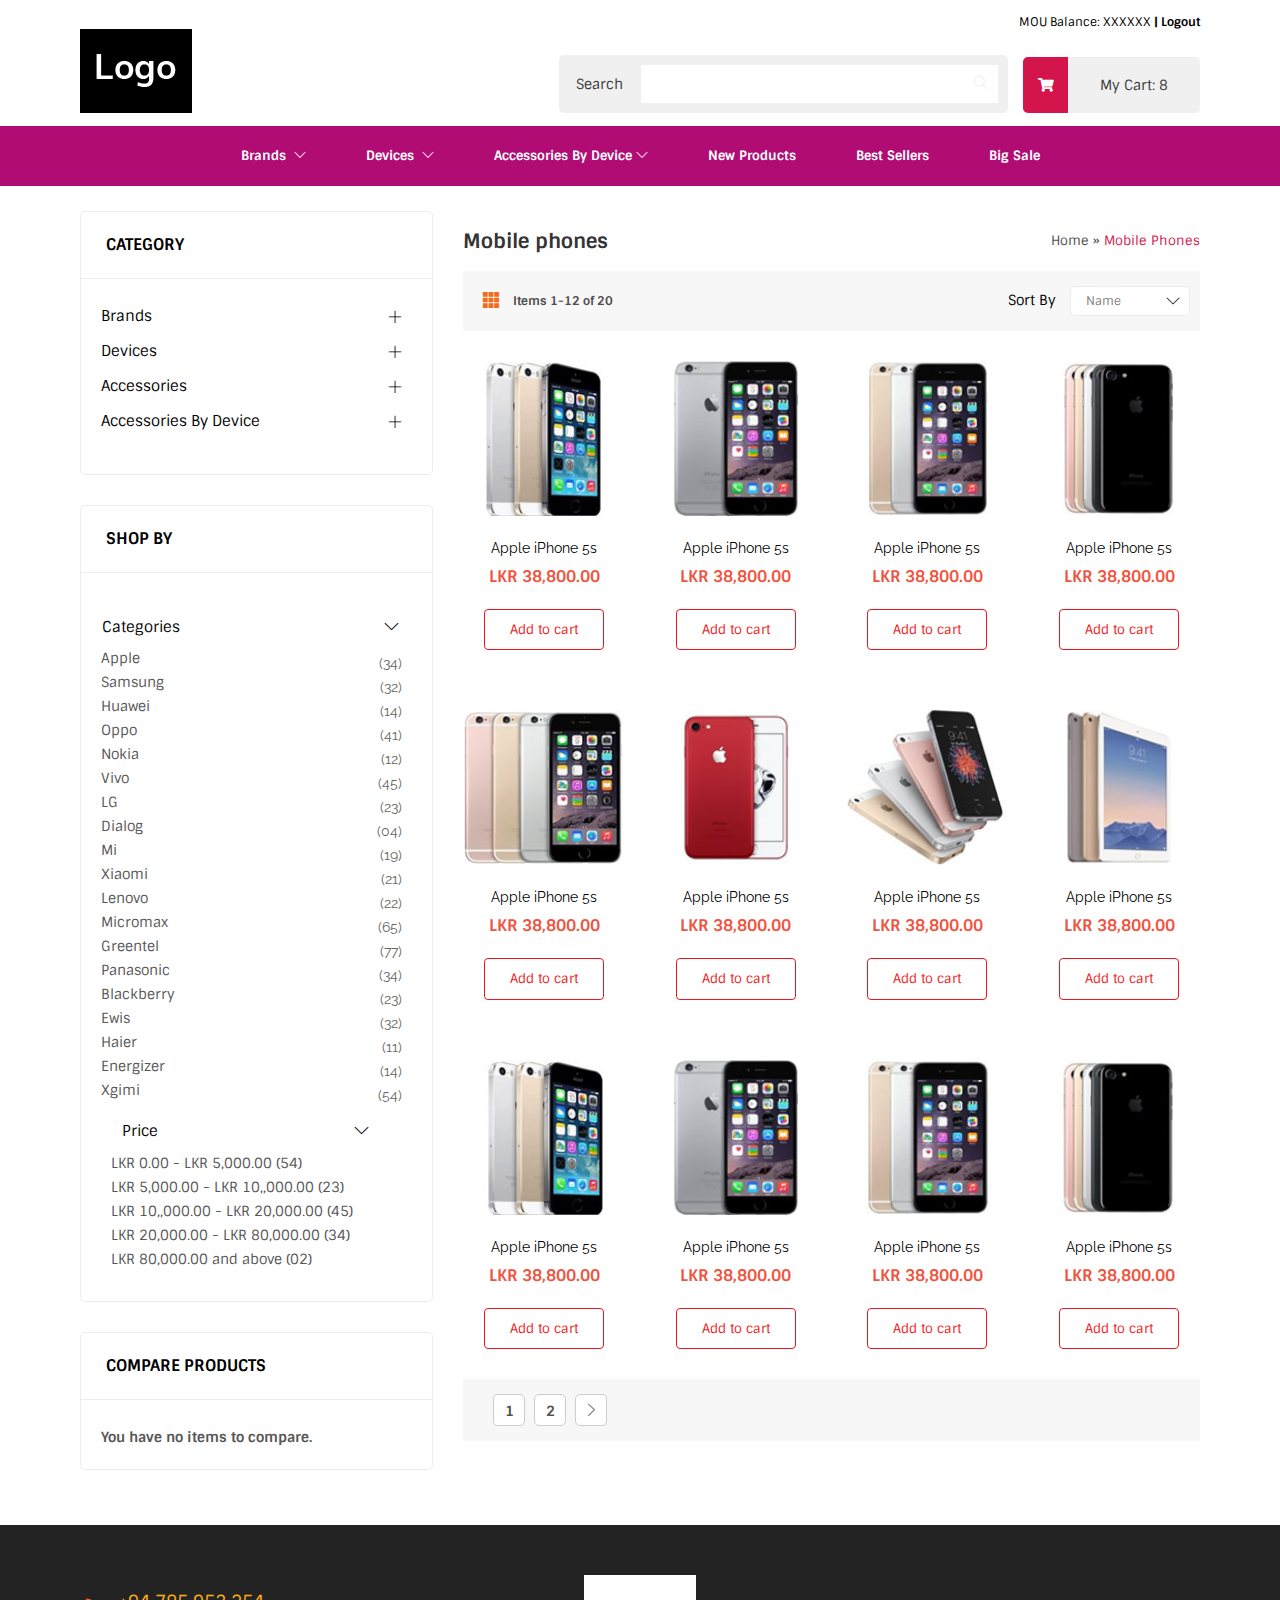
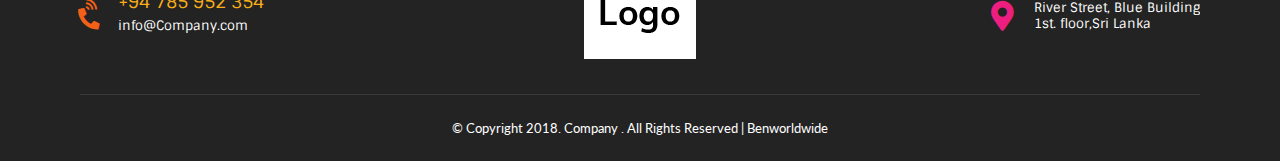
<file: shopping-list.html>
<!doctype html>
<html class="no-js" lang="en">

<head>
    <meta charset="utf-8">
    <meta http-equiv="x-ua-compatible" content="ie=edge">
    <title>Site Title Here</title>
    <meta name="description" content="">
    <meta name="viewport" content="width=device-width, initial-scale=1">

    <link rel="manifest" href="site.webmanifest">
    <link rel="shortcut icon" type="image/x-icon" href="assets/img/favicon.ico">
    <!-- Place favicon.ico in the root directory -->

    <!-- CSS here -->
    <link rel="stylesheet" href="assets/css/bootstrap.min.css">
    <link rel="stylesheet" href="assets/css/owl.carousel.min.css">
    <link rel="stylesheet" href="assets/css/animate.min.css">
    <link rel="stylesheet" href="assets/css/magnific-popup.css">
    <link rel="stylesheet" href="assets/css/fontawesome-all.min.css">
    <link rel="stylesheet" href="assets/css/themify-icons.css">
    <link rel="stylesheet" href="assets/css/meanmenu.css">
    <link rel="stylesheet" href="assets/css/slick.css">
    <link rel="stylesheet" href="assets/css/default.css">
    <link rel="stylesheet" href="assets/css/style.css">
    <link rel="stylesheet" href="assets/css/responsive.css">
</head>

<body>
    <!--[if lte IE 9]>
            <p class="browserupgrade">You are using an <strong>outdated</strong> browser. Please <a href="https://browsehappy.com/">upgrade your browser</a> to improve your experience and security.</p>
        <![endif]-->

    <!-- Add your site or application content here -->
    <!--header-start-->
    <header>
        <div class="header-top">
            <div class="container">
                <div class="row">
                    <div class="col-12">
                        <div class="header-top-info text-right">
                            <h5><button data-toggle="modal" data-target="#exampleModalCenter">MOU Balance: XXXXXX</button> | <a href="#">Logout</a></h5>
                        </div>
                    </div>
                </div>
            </div>
        </div>
        <div class="header-bottom header-sticky">
            <div class="container">
                <div class="row align-items-end">
                    <div class="col-12 col-sm-3 col-md-2">
                        <div class="header-logo">
                            <a href="#"><img src="assets/img/logo/logo.png" alt="header-logo"></a>
                        </div>
                    </div>
                    <div class="col-12 col-sm-9 col-md-5 offset-md-2 col-lg-5 offset-lg-3">
                        <div class="search-bar d-flex align-items-center">
                            <div class="search-form d-flex align-items-center">
                                <span>search</span>
                                <form action="#">
                                    <input type="text">
                                    <button>
                                    <i class="ti-search"></i>
                                </button>
                                </form>
                            </div>
                        </div>
                    </div>
                    <div class=" col-6 col-sm-5 offset-1 offset-md-0 col-md-3 col-lg-2 pl-0">
                        <div class="My-cart"> <i class="fas fa-shopping-cart"></i><button class="btn" type="submit">My Cart: 8</button></div>
                    </div>
                </div>
            </div>
        </div>
        <div class="main-menu-area theme-bg header-sticky-2">
            <div class="container-fluid">
                <div class="row">
                    <div class="col-12">

                        <!-- mobile-menu -->
                        <div class="mobile-menu"></div>
                        <div class="main-menu d-md-none">
                            <nav id="mobile-menu">
                                <ul class=" list-unstyled">
                                    <li> <a href="#">Brands <i class="ti-angle-down"></i></a> </li>
                                    <li> <a href="#">Devices <i class="ti-angle-down"></i></a> </li>
                                    <li> <a href="#">Accessories <i class="ti-angle-down"></i></a> </li>
                                    <li> <a href="#">Accessories by Device<i class="ti-angle-down"></i></a> </li>
                                    <li> <a href="#">New Products </a> </li>
                                    <li> <a href="#">Best Sellers </a> </li>
                                    <li> <a href="#">Big Sale</a> </li>
                                </ul>
                            </nav>
                        </div>
                        <!-- mobile-menu-end -->
                        <div class="main-menu d-none d-md-block">
                            <nav>
                                <ul class=" list-unstyled">
                                    <li> <a href="#">Brands <i class="ti-angle-down"></i></a> </li>
                                    <li> <a href="#">Devices <i class="ti-angle-down"></i></a> </li>

                                    <li> <a href="#">Accessories by Device<i class="ti-angle-down"></i></a> </li>
                                    <li> <a href="#">New Products </a> </li>
                                    <li> <a href="#">Best Sellers </a> </li>
                                    <li> <a href="#">Big Sale</a> </li>
                                </ul>
                            </nav>
                        </div>
                    </div>
                </div>
            </div>
        </div>
    </header>
    <!--header-end-->
    <main>

        <!-- Modal -->

        <div class="modal fade modal-l" id="exampleModalCenter" tabindex="-1" role="dialog" aria-labelledby="exampleModalCenterTitle" aria-hidden="true">
            <div class="modal-dialog modal-dialog-centered" role="document">
                <div class="modal-content">
                    <div class="modal-header">
                        <div class="row no-gutters width-100">
                            <div class="col-12 col-sm-4 col-md-6 text-center text-sm-left">
                                <h5 class="modal-title" id="exampleModalLongTitle">MOU Balance</h5>
                            </div>
                            <div class="col-12 col-sm-8 col-md-6 text-right text-center text-sm-right">
                                <p>Available MOU : 20,000.00 Utilized MOU : 20,000.00 </p>
                            </div>
                        </div>
                    </div>
                    <div class="modal-body">
                        <div class="table-responsive table-responsive-md table-responsive-lg">
                            <table class=" table width-950">
                                <thead class="thead-light">
                                    <tr>
                                        <th scope="col" class="pt-0">
                                            <div class="modal-inner">
                                                <h4>Device</h4>
                                            </div>
                                        </th>
                                        <th scope="col" class="pt-0">
                                            <div class="modal-inner">
                                                <h4>MOU Type</h4>
                                            </div>
                                        </th>
                                        <th scope="col" class="pt-0">
                                            <div class="modal-inner">
                                                <h4>MOU to be used</h4>
                                            </div>
                                        </th>
                                        <th scope="col" class="pt-0">
                                            <div class="modal-inner">
                                                <h4>Balance to pay</h4>
                                            </div>
                                        </th>
                                    </tr>
                                </thead>
                                <tbody>
                                    <tr>
                                        <th scope="row">
                                            <div class="modal-body-inner">
                                                <img src="assets/img/mobile/mobile-1.png" alt="">
                                                <span>LKR 78,800.00</span>
                                            </div>
                                        </th>
                                        <td>
                                            <div class="modal-body-inner">
                                                <form action="#">
                                                    <input type="text" placeholder="Designation Wise">
                                                    <i class="fas fa-caret-down"></i>
                                                </form>
                                                <form action="#">
                                                    <input type="text" placeholder="Manager">
                                                    <i class="fas fa-caret-down"></i>
                                                </form>
                                            </div>
                                        </td>
                                        <td>
                                            <div class="modal-body-inner2">
                                                <h5 class=" d-flex align-items-center">LKR 20,000.00</h5>

                                            </div>
                                        </td>
                                        <td>
                                            <div class="modal-body-inner">
                                                <h5>LKR 20,000.00</h5>

                                            </div>
                                        </td>
                                    </tr>

                                </tbody>
                            </table>
                        </div>

                    </div>
                    <div class="modal-footer">
                        <button type="button" class="btn btn-secondary" data-dismiss="modal">Cancel</button>
                        <button type="button" class="btn btn-primary">Save</button>
                    </div>
                </div>
            </div>
        </div>

        <div class="shopping-list-2">
            <div class="container">
                <div class="row">

                    <div class="col-md-4 col-lg-4 ">
                        <div class="shopping-list-sidebar">
                            <div class="sidebar">
                                <div class="sidebar-title">
                                    <h3>Category</h3>
                                </div>
                                <div class="sidebar-inner">
                                    <a href="#" class=" d-flex align-items-center justify-content-between">
                                        <h5>Brands</h5>
                                        <i class="ti-plus"></i>
                                    </a>
                                    <a href="#" class=" d-flex align-items-center justify-content-between">
                                        <h5>Devices</h5>
                                        <i class="ti-plus"></i>
                                    </a>
                                    <a href="#" class=" d-flex align-items-center justify-content-between">
                                        <h5>Accessories</h5>
                                        <i class="ti-plus"></i>
                                    </a>
                                    <a href="#" class=" d-flex align-items-center justify-content-between">
                                        <h5>Accessories By Device</h5>
                                        <i class="ti-plus"></i>
                                    </a>
                                </div>
                            </div>
                            <div class="sidebar">
                                <div class="sidebar-title">
                                    <h3>Shop by</h3>
                                </div>
                                <div id="accordion">
                                    <div class="card">
                                        <div class="card-header" id="headingOne">
                                            <h5 class="mb-0">
                                                <button class="btn btn-link collapsed" data-toggle="collapse" data-target="#collapseOne" aria-expanded="true" aria-controls="collapseOne">
                                                    Categories
                                          </button>
                                            </h5>
                                        </div>

                                        <div id="collapseOne" class="collaps show" aria-labelledby="headingOne" data-parent="#accordion">
                                            <div class="card-body">

                                                <div class="sidebar-inner">

                                                    <div class="d-flex align-items-center justify-content-between cat-1">
                                                        <h6>Apple </h6>
                                                        <span>(34)</span>
                                                    </div>
                                                    <div class="d-flex align-items-center justify-content-between cat-1">
                                                        <h6>Samsung </h6>
                                                        <span>(32)</span>
                                                    </div>
                                                    <div class="d-flex align-items-center justify-content-between cat-1">
                                                        <h6>Huawei </h6>
                                                        <span>(14)</span>
                                                    </div>
                                                    <div class="d-flex align-items-center justify-content-between cat-1">
                                                        <h6>Oppo </h6>
                                                        <span>(41)</span>
                                                    </div>
                                                    <div class="d-flex align-items-center justify-content-between cat-1">
                                                        <h6>Nokia </h6>
                                                        <span>(12)</span>
                                                    </div>
                                                    <div class="d-flex align-items-center justify-content-between cat-1">
                                                        <h6>Vivo </h6>
                                                        <span>(45)</span>
                                                    </div>
                                                    <div class="d-flex align-items-center justify-content-between cat-1">
                                                        <h6>LG </h6>
                                                        <span>(23)</span>
                                                    </div>
                                                    <div class="d-flex align-items-center justify-content-between cat-1">
                                                        <h6>Dialog </h6>
                                                        <span>(04)</span>
                                                    </div>
                                                    <div class="d-flex align-items-center justify-content-between cat-1">
                                                        <h6>Mi </h6>
                                                        <span>(19)</span>
                                                    </div>
                                                    <div class="d-flex align-items-center justify-content-between cat-1">
                                                        <h6>Xiaomi </h6>
                                                        <span>(21)</span>
                                                    </div>
                                                    <div class="d-flex align-items-center justify-content-between cat-1">
                                                        <h6>Lenovo </h6>
                                                        <span>(22)</span>
                                                    </div>
                                                    <div class="d-flex align-items-center justify-content-between cat-1">
                                                        <h6>Micromax </h6>
                                                        <span>(65)</span>
                                                    </div>
                                                    <div class="d-flex align-items-center justify-content-between cat-1">
                                                        <h6>Greentel </h6>
                                                        <span>(77)</span>
                                                    </div>
                                                    <div class="d-flex align-items-center justify-content-between cat-1">
                                                        <h6>Panasonic </h6>
                                                        <span>(34)</span>
                                                    </div>
                                                    <div class="d-flex align-items-center justify-content-between cat-1">
                                                        <h6>Blackberry </h6>
                                                        <span>(23)</span>
                                                    </div>
                                                    <div class="d-flex align-items-center justify-content-between cat-1">
                                                        <h6>Ewis </h6>
                                                        <span>(32)</span>
                                                    </div>
                                                    <div class="d-flex align-items-center justify-content-between cat-1">
                                                        <h6>Haier </h6>
                                                        <span>(11)</span>
                                                    </div>
                                                    <div class="d-flex align-items-center justify-content-between cat-1">
                                                        <h6>Energizer </h6>
                                                        <span>(14)</span>
                                                    </div>
                                                    <div class="d-flex align-items-center justify-content-between cat-1">
                                                        <h6>Xgimi </h6>
                                                        <span>(54)</span>
                                                    </div>



                                                    <div id="accordion1">
                                                        <div class="card">
                                                            <div class="card-header" id="headingOne1">
                                                                <h5 class="mb-0">
                                                                    <button class="btn btn-link collapsed" data-toggle="collapse" data-target="#collapseOne1" aria-expanded="true" aria-controls="collapseOne1">
                                                                        Price
                                                              </button>
                                                                </h5>
                                                            </div>


                                                            <div id="collapseOne1" class="collaps show" aria-labelledby="headingOne1" data-parent="#accordion1">
                                                                <div class="card-body">
                                                                    <div class="cat-3">
                                                                        <h5>LKR 0.00 - LKR 5,000.00 (54) </h5>
                                                                        <h5>LKR 5,000.00 - LKR 10,,000.00 (23) </h5>
                                                                        <h5>LKR 10,,000.00 - LKR 20,000.00 (45)</h5>
                                                                        <h5>LKR 20,000.00 - LKR 80,000.00 (34) </h5>
                                                                        <h5>LKR 80,000.00 and above (02) </h5>
                                                                    </div>

                                                                </div>
                                                            </div>
                                                        </div>
                                                    </div>



                                                </div>
                                            </div>
                                        </div>
                                    </div>
                                </div>
                            </div>
                            <div class="sidebar">
                                <div class="sidebar-title">
                                    <h3>COMPARE PRODUCTS</h3>
                                </div>
                                <div class="sidebar-inner">
                                    <h5>You have no items to compare.</h5>
                                </div>
                            </div>
                        </div>

                    </div>
                    <div class="col-md-8 col-lg-8 ">
                        <div class="main-content">
                            <div class="row">
                                <div class="col-12">
                                    <div class="main-content-title">
                                        <div class="row align-items-center">
                                            <div class="col-6">
                                                <div class="content-title">
                                                    <h5>Mobile phones</h5>
                                                </div>
                                            </div>
                                            <div class="col-6 text-right">
                                                <div class="content-title">
                                                    <a href="#">Home » <span>Mobile Phones</span></a>
                                                </div>
                                            </div>
                                        </div>

                                    </div>
                                    <div class="row">
                                        <div class="col-12">
                                            <div class="main-content-header">
                                                <div class="row">
                                                    <div class="col-12 col-sm-5 col-md-6">
                                                        <div class="content-title">
                                                            <h6><i class="ti-layout-grid3-alt"></i> <span>Items 1-12 of 20</span></h6>
                                                        </div>
                                                    </div>
                                                    <div class="col-12 col-sm-7 col-md-6 text-left text-sm-right">
                                                        <div class="content-title">
                                                            <form action="#">
                                                                <label for="for">sort By</label>
                                                                <input type="text" placeholder="Name">
                                                                <i class="ti-angle-down"></i>
                                                            </form>
                                                        </div>
                                                    </div>
                                                </div>
                                            </div>
                                        </div>
                                    </div>


                                    <div class="row">
                                        <div class="col-12 col-sm-6 col-md-6 col-lg-3 mb-30">
                                            <div class="main-content-mobile text-center">
                                                <img src="assets/img/mobile/mobile-1.png" alt="image">
                                                <h6>Apple iPhone 5s</h6>
                                                <span>LKR 38,800.00</span>
                                                <button class=" btn">Add to cart</button>
                                            </div>
                                        </div>
                                        <div class="col-12 col-sm-6 col-md-6 col-lg-3 mb-30">
                                            <div class="main-content-mobile text-center">
                                                <img src="assets/img/mobile/mobile-2.png" alt="image">
                                                <h6>Apple iPhone 5s</h6>
                                                <span>LKR 38,800.00</span>
                                                <button class=" btn">Add to cart</button>
                                            </div>
                                        </div>
                                        <div class="col-12 col-sm-6 col-md-6 col-lg-3 mb-30">
                                            <div class="main-content-mobile text-center">
                                                <img src="assets/img/mobile/mobile-3.png" alt="image">
                                                <h6>Apple iPhone 5s</h6>
                                                <span>LKR 38,800.00</span>
                                                <button class=" btn">Add to cart</button>
                                            </div>
                                        </div>
                                        <div class="col-12 col-sm-6 col-md-6 col-lg-3 mb-30">
                                            <div class="main-content-mobile text-center">
                                                <img src="assets/img/mobile/mobile-4.png" alt="image">
                                                <h6>Apple iPhone 5s</h6>
                                                <span>LKR 38,800.00</span>
                                                <button class=" btn">Add to cart</button>
                                            </div>
                                        </div>
                                        <div class="col-12 col-sm-6 col-md-6 col-lg-3 mb-30">
                                            <div class="main-content-mobile text-center">
                                                <img src="assets/img/mobile/mobile-5.png" alt="image">
                                                <h6>Apple iPhone 5s</h6>
                                                <span>LKR 38,800.00</span>
                                                <button class=" btn">Add to cart</button>
                                            </div>
                                        </div>
                                        <div class="col-12 col-sm-6 col-md-6 col-lg-3 mb-30">
                                            <div class="main-content-mobile text-center">
                                                <img src="assets/img/mobile/mobile-6.png" alt="image">
                                                <h6>Apple iPhone 5s</h6>
                                                <span>LKR 38,800.00</span>
                                                <button class=" btn">Add to cart</button>
                                            </div>
                                        </div>
                                        <div class="col-12 col-sm-6 col-md-6 col-lg-3 mb-30">
                                            <div class="main-content-mobile text-center">
                                                <img src="assets/img/mobile/mobile-7.png" alt="image">
                                                <h6>Apple iPhone 5s</h6>
                                                <span>LKR 38,800.00</span>
                                                <button class=" btn">Add to cart</button>
                                            </div>
                                        </div>
                                        <div class="col-12 col-sm-6 col-md-6 col-lg-3 mb-30">
                                            <div class="main-content-mobile text-center">
                                                <img src="assets/img/mobile/mobile-8.png" alt="image">
                                                <h6>Apple iPhone 5s</h6>
                                                <span>LKR 38,800.00</span>
                                                <button class=" btn">Add to cart</button>
                                            </div>
                                        </div>
                                        <div class="col-12 col-sm-6 col-md-6 col-lg-3 mb-30">
                                            <div class="main-content-mobile text-center">
                                                <img src="assets/img/mobile/mobile-9.png" alt="image">
                                                <h6>Apple iPhone 5s</h6>
                                                <span>LKR 38,800.00</span>
                                                <button class=" btn">Add to cart</button>
                                            </div>
                                        </div>
                                        <div class="col-12 col-sm-6 col-md-6 col-lg-3 mb-30">
                                            <div class="main-content-mobile text-center">
                                                <img src="assets/img/mobile/mobile-10.png" alt="image">
                                                <h6>Apple iPhone 5s</h6>
                                                <span>LKR 38,800.00</span>
                                                <button class=" btn">Add to cart</button>
                                            </div>
                                        </div>
                                        <div class="col-12 col-sm-6 col-md-6 col-lg-3 mb-30">
                                            <div class="main-content-mobile text-center">
                                                <img src="assets/img/mobile/mobile-11.png" alt="image">
                                                <h6>Apple iPhone 5s</h6>
                                                <span>LKR 38,800.00</span>
                                                <button class=" btn">Add to cart</button>
                                            </div>
                                        </div>
                                        <div class="col-12 col-sm-6 col-md-6 col-lg-3 mb-30">
                                            <div class="main-content-mobile text-center">
                                                <img src="assets/img/mobile/mobile-12.png" alt="image">
                                                <h6>Apple iPhone 5s</h6>
                                                <span>LKR 38,800.00</span>
                                                <button class=" btn">Add to cart</button>
                                            </div>
                                        </div>
                                    </div>

                                    <div class="row">
                                        <div class="col-12">
                                            <div class="mypagination">
                                                <nav aria-label="Page navigation example">
                                                    <ul class="pagination justify-content-center justify-content-md-start">

                                                        <li class="page-item"><a class="page-link" href="#">1</a></li>
                                                        <li class="page-item"><a class="page-link" href="#">2</a></li>
                                                        <li class="page-item">
                                                            <a class="page-link" href="#" aria-label="Next">
                                                                <span aria-hidden="true"><i class="ti-angle-right"></i></span>

                                                            </a>
                                                        </li>
                                                    </ul>
                                                </nav>
                                            </div>
                                        </div>
                                    </div>
                                </div>
                            </div>
                        </div>
                    </div>
                </div>


            </div>
        </div>
        </div>
    </main>


    <footer class="footer-area black-bg">
        <div class="footer-top">
            <div class="container">
                <div class="row align-items-center">
                    <div class=" col-12 col-md-5">
                        <div class="footer-info-left text-center text-md-left">
                            <div class="footer-icon">
                                <i class="fas fa-phone-volume"></i>
                            </div>
                            <div class="footer-text">
                                <h5>+94 785 952 354</h5>
                                <h6>info@Company.com</h6>
                            </div>
                        </div>
                    </div>

                    <div class=" col-12 col-md-2 text-center">
                        <div class="footer-logo">
                            <a href="#"><img src="assets/img/logo/white-logo.png" alt="footer-logo"></a>
                        </div>
                    </div>
                    <div class=" col-12 col-md-5">
                        <div class="footer-info-right d-flex justify-content-md-end text-center text-md-right">
                            <div class="footer-icon-right">
                                <i class="fas fa-map-marker-alt"></i>
                            </div>
                            <div class="footer-info-t-right">
                                <h6>River Street, Blue Building</h6>
                                <span>1st. floor,Sri Lanka</span>
                            </div>
                        </div>
                    </div>
                </div>
            </div>
        </div>
        <div class="footer-bottom">
            <div class="container">
                <div class="row">
                    <div class="col-12">
                        <div class="footer-bootom-info text-center">
                            <p>© Copyright 2018. Company . All Rights Reserved | Benworldwide</p>
                        </div>
                    </div>
                </div>
            </div>
        </div>
    </footer>


    <!-- JS here -->
    <script src="assets/js/vendor/modernizr-3.5.0.min.js"></script>
    <script src="assets/js/vendor/jquery-1.12.4.min.js"></script>
    <script src="assets/js/popper.min.js"></script>
    <script src="assets/js/bootstrap.min.js"></script>
    <script src="assets/js/owl.carousel.min.js"></script>
    <script src="assets/js/isotope.pkgd.min.js"></script>
    <script src="assets/js/one-page-nav-min.js"></script>
    <script src="assets/js/slick.min.js"></script>
    <script src="assets/js/jquery.meanmenu.min.js"></script>
    <script src="assets/js/ajax-form.js"></script>
    <script src="assets/js/wow.min.js"></script>
    <script src="assets/js/jquery.scrollUp.min.js"></script>
    <script src="assets/js/imagesloaded.pkgd.min.js"></script>
    <script src="assets/js/jquery.magnific-popup.min.js"></script>
    <script src="assets/js/plugins.js"></script>
    <script src="assets/js/main.js"></script>
</body>

</html>

</html>
</file>
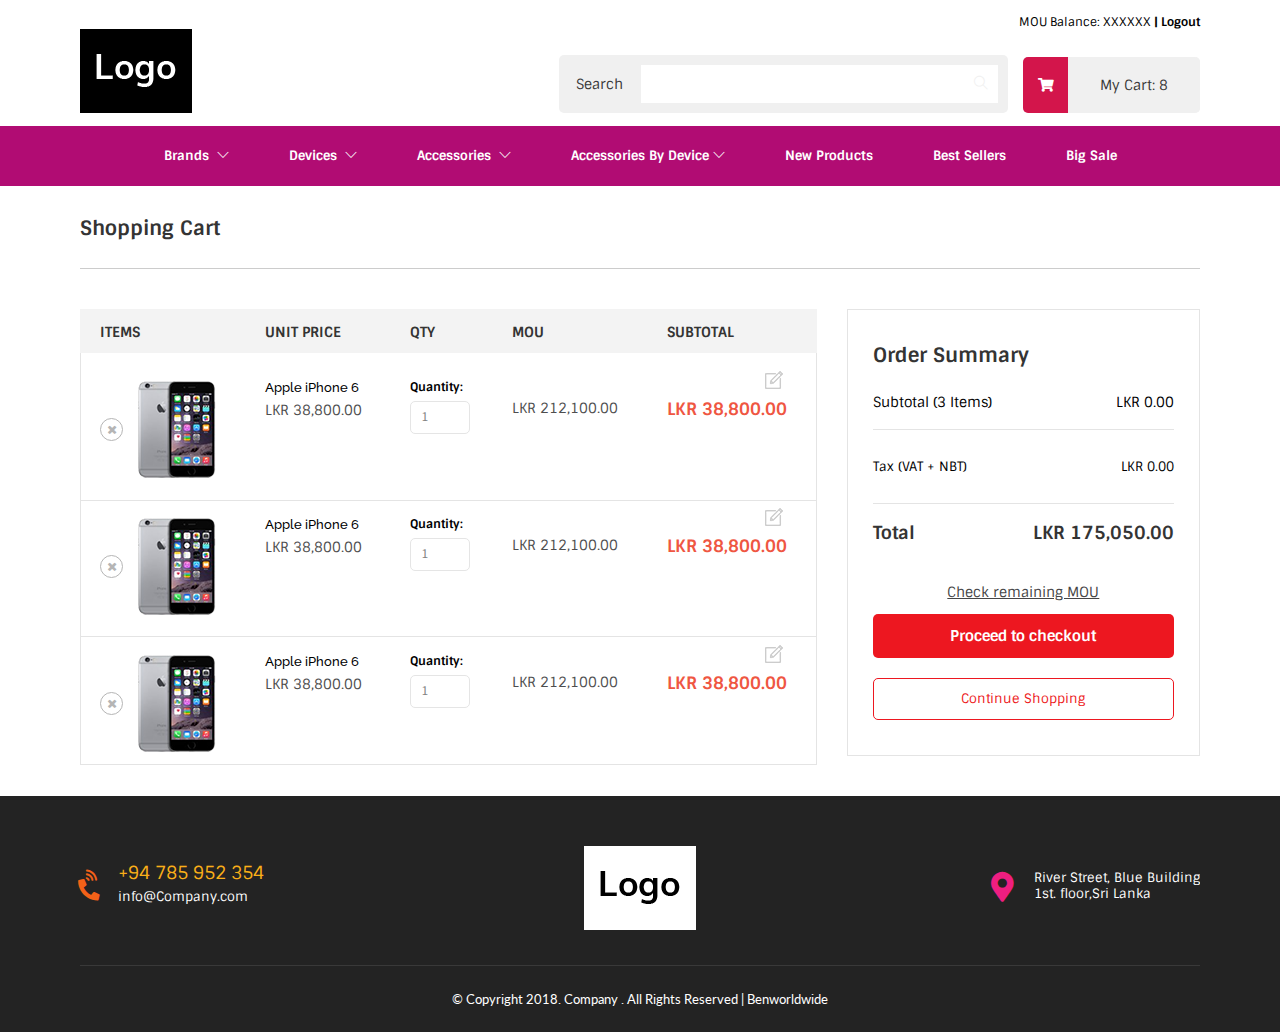
<file: shopping.html>
<!doctype html>
<html class="no-js" lang="en">

<head>
    <meta charset="utf-8">
    <meta http-equiv="x-ua-compatible" content="ie=edge">
    <title>Site Title Here</title>
    <meta name="description" content="">
    <meta name="viewport" content="width=device-width, initial-scale=1">

    <link rel="manifest" href="site.webmanifest">
    <link rel="shortcut icon" type="image/x-icon" href="assets/img/favicon.ico">
    <!-- Place favicon.ico in the root directory -->

    <!-- CSS here -->
    <link rel="stylesheet" href="assets/css/bootstrap.min.css">
    <link rel="stylesheet" href="assets/css/owl.carousel.min.css">
    <link rel="stylesheet" href="assets/css/animate.min.css">
    <link rel="stylesheet" href="assets/css/magnific-popup.css">
    <link rel="stylesheet" href="assets/css/fontawesome-all.min.css">
    <link rel="stylesheet" href="assets/css/themify-icons.css">
    <link rel="stylesheet" href="assets/css/meanmenu.css">
    <link rel="stylesheet" href="assets/css/slick.css">
    <link rel="stylesheet" href="assets/css/default.css">
    <link rel="stylesheet" href="assets/css/style.css">
    <link rel="stylesheet" href="assets/css/responsive.css">
</head>

<body>
    <!--[if lte IE 9]>
            <p class="browserupgrade">You are using an <strong>outdated</strong> browser. Please <a href="https://browsehappy.com/">upgrade your browser</a> to improve your experience and security.</p>
        <![endif]-->

    <!-- Add your site or application content here -->
    <!--header-start-->
    <header>
        <div class="header-top">
            <div class="container">
                <div class="row">
                    <div class="col-12">
                        <div class="header-top-info text-right">
                            <h5><button data-toggle="modal" data-target="#exampleModalCenter">MOU Balance: XXXXXX</button> | <a href="#">Logout</a></h5>
                        </div>
                    </div>
                </div>
            </div>
        </div>
        <div class="header-bottom header-sticky">
            <div class="container">
                <div class="row align-items-end">
                    <div class="col-12 col-sm-3 col-md-2">
                        <div class="header-logo">
                            <a href="#"><img src="assets/img/logo/logo.png" alt="header-logo"></a>
                        </div>
                    </div>
                    <div class="col-12 col-sm-9 col-md-5 offset-md-2 col-lg-5 offset-lg-3">
                        <div class="search-bar d-flex align-items-center">
                            <div class="search-form d-flex align-items-center">
                                <span>search</span>
                                <form action="#">
                                    <input type="text">
                                    <button>
                                    <i class="ti-search"></i>
                                </button>
                                </form>
                            </div>
                        </div>
                    </div>
                    <div class=" col-6 col-sm-5 offset-1 offset-md-0 col-md-3 col-lg-2 pl-0">
                        <div class="My-cart"> <i class="fas fa-shopping-cart"></i><button class="btn" type="submit">My Cart: 8</button></div>
                    </div>
                </div>
            </div>
        </div>
        <div class="main-menu-area theme-bg header-sticky-2">
            <div class="container-fluid">
                <div class="row">
                    <div class="col-12">

                        <!-- mobile-menu -->
                        <div class="mobile-menu"></div>
                        <div class="main-menu d-md-none">
                            <nav id="mobile-menu">
                                <ul class=" list-unstyled">
                                    <li> <a href="#">Brands <i class="ti-angle-down"></i></a> </li>
                                    <li> <a href="#">Devices <i class="ti-angle-down"></i></a> </li>
                                    <li> <a href="#">Accessories <i class="ti-angle-down"></i></a> </li>
                                    <li> <a href="#">Accessories by Device<i class="ti-angle-down"></i></a> </li>
                                    <li> <a href="#">New Products </a> </li>
                                    <li> <a href="#">Best Sellers </a> </li>
                                    <li> <a href="#">Big Sale</a> </li>
                                </ul>
                            </nav>
                        </div>
                        <!-- mobile-menu-end -->
                        <div class="main-menu d-none d-md-block">
                            <nav>
                                <ul class=" list-unstyled">
                                    <li> <a href="#">Brands <i class="ti-angle-down"></i></a> </li>
                                    <li> <a href="#">Devices <i class="ti-angle-down"></i></a> </li>
                                    <li> <a href="#">Accessories <i class="ti-angle-down"></i></a> </li>
                                    <li> <a href="#">Accessories by Device<i class="ti-angle-down"></i></a> </li>
                                    <li> <a href="#">New Products </a> </li>
                                    <li> <a href="#">Best Sellers </a> </li>
                                    <li> <a href="#">Big Sale</a> </li>
                                </ul>
                            </nav>
                        </div>
                    </div>
                </div>
            </div>
        </div>
    </header>
    <!--header-end-->
    <main>

        <!-- Modal -->

        <div class="modal fade modal-l" id="exampleModalCenter" tabindex="-1" role="dialog" aria-labelledby="exampleModalCenterTitle" aria-hidden="true">
            <div class="modal-dialog modal-dialog-centered" role="document">
                <div class="modal-content">
                    <div class="modal-header">
                        <div class="row no-gutters width-100">
                            <div class="col-12 col-sm-4 col-md-6 text-center text-sm-left">
                                <h5 class="modal-title" id="exampleModalLongTitle">MOU Balance</h5>
                            </div>
                            <div class="col-12 col-sm-8 col-md-6 text-right text-center text-sm-right">
                                <p>Available MOU : 20,000.00 Utilized MOU : 20,000.00 </p>
                            </div>
                        </div>
                    </div>
                    <div class="modal-body">
                        <div class="table-responsive table-responsive-md table-responsive-lg">
                            <table class=" table width-950">
                                <thead class="thead-light">
                                    <tr>
                                        <th scope="col" class="pt-0">
                                            <div class="modal-inner">
                                                <h4>Device</h4>
                                            </div>
                                        </th>
                                        <th scope="col" class="pt-0">
                                            <div class="modal-inner">
                                                <h4>MOU Type</h4>
                                            </div>
                                        </th>
                                        <th scope="col" class="pt-0">
                                            <div class="modal-inner">
                                                <h4>MOU to be used</h4>
                                            </div>
                                        </th>
                                        <th scope="col" class="pt-0">
                                            <div class="modal-inner">
                                                <h4>Balance to pay</h4>
                                            </div>
                                        </th>
                                    </tr>
                                </thead>
                                <tbody>
                                    <tr>
                                        <th scope="row">
                                            <div class="modal-body-inner">
                                                <img src="assets/img/mobile/mobile-1.png" alt="">
                                                <span>LKR 78,800.00</span>
                                            </div>
                                        </th>
                                        <td>
                                            <div class="modal-body-inner">
                                                <form action="#">
                                                    <input type="text" placeholder="Designation Wise">
                                                    <i class="fas fa-caret-down"></i>
                                                </form>
                                                <form action="#">
                                                    <input type="text" placeholder="Manager">
                                                    <i class="fas fa-caret-down"></i>
                                                </form>
                                            </div>
                                        </td>
                                        <td>
                                            <div class="modal-body-inner2">
                                                <h5 class=" d-flex align-items-center">LKR 20,000.00</h5>

                                            </div>
                                        </td>
                                        <td>
                                            <div class="modal-body-inner">
                                                <h5>LKR 20,000.00</h5>

                                            </div>
                                        </td>
                                    </tr>

                                </tbody>
                            </table>
                        </div>

                    </div>
                    <div class="modal-footer">
                        <button type="button" class="btn btn-secondary" data-dismiss="modal">Cancel</button>
                        <button type="button" class="btn btn-primary">Save</button>
                    </div>
                </div>
            </div>
        </div>



        <div class="shopping-list-area">
            <div class="container">
                <div class="row">
                    <div class="col-12">
                        <div class="shopping-title text-capitalize">
                            <h3>Shopping Cart</h3>
                        </div>
                    </div>
                </div>
                <div class="row">
                    <div class="col-12 col-lg-8">
                        <div class="row ">
                            <div class="col-12">
                                <div class="shopping-header">
                                    <div class="responsive">
                                        <table class="table width-800 ">
                                            <thead class="thead-light">
                                                <tr>
                                                    <th scope="col" class="pt-0">
                                                        <div class="items">
                                                            <h2>Items</h2>
                                                        </div>
                                                    </th>
                                                    <th scope="col" class="pt-0">
                                                        <div class="items">
                                                            <h2>Unit price</h2>
                                                        </div>
                                                    </th>
                                                    <th scope="col" class="pt-0">
                                                        <div class="items">
                                                            <h2>QTY</h2>
                                                        </div>
                                                    </th>
                                                    <th scope="col" class="pt-0">
                                                        <div class="items">
                                                            <h2>MOU</h2>
                                                        </div>
                                                    </th>
                                                    <th scope="col" class="pt-0">
                                                        <div class="items">
                                                            <h2>Subtotal</h2>
                                                        </div>
                                                    </th>
                                                </tr>
                                            </thead>
                                            <div class="shopping-border">
                                                <tbody>
                                                    <tr class="">
                                                        <th scope="row">
                                                            <div class="shopping-item d-flex align-items-center">
                                                                <i class="fas fa-times"></i>
                                                                <img src="assets/img/shopping/item-1.png" alt="image">
                                                            </div>
                                                        </th>
                                                        <td>
                                                            <div class="shopping-item">
                                                                <h5>Apple iPhone 6</h5>
                                                                <span>LKR 38,800.00</span>
                                                            </div>
                                                        </td>
                                                        <td>
                                                            <div class="shopping-item">
                                                                <h6>Quantity:</h6>
                                                                <form action="#">
                                                                    <input type="text" placeholder="1">
                                                                </form>
                                                            </div>
                                                        </td>
                                                        <td>
                                                            <div class="shopping-item">
                                                                <h4>LKR 212,100.00</h4>
                                                            </div>
                                                        </td>
                                                        <td>
                                                            <div class="shopping-item">
                                                                <h3>LKR 38,800.00</h3>
                                                                <i class="my-pencile"><img src="assets/img/shopping/edite-icon/edite.png" alt=""></i>
                                                            </div>
                                                        </td>
                                                    </tr>

                                                    <tr class="my-gray-border-bottom">
                                                        <th scope="row">
                                                            <div class="shopping-item d-flex align-items-center">
                                                                <i class="fas fa-times"></i>
                                                                <img src="assets/img/shopping/item-1.png" alt="image">
                                                            </div>
                                                        </th>
                                                        <td>
                                                            <div class="shopping-item">
                                                                <h5>Apple iPhone 6</h5>
                                                                <span>LKR 38,800.00</span>
                                                            </div>
                                                        </td>
                                                        <td>
                                                            <div class="shopping-item">
                                                                <h6>Quantity:</h6>
                                                                <form action="#">
                                                                    <input type="text" placeholder="1">
                                                                </form>
                                                            </div>
                                                        </td>
                                                        <td>
                                                            <div class="shopping-item">
                                                                <h4>LKR 212,100.00</h4>
                                                            </div>
                                                        </td>
                                                        <td>
                                                            <div class="shopping-item">
                                                                <h3>LKR 38,800.00</h3>
                                                                <i class="my-pencile"><img src="assets/img/shopping/edite-icon/edite.png" alt=""></i>
                                                            </div>
                                                        </td>
                                                    </tr>

                                                    <tr class="my-gray-border-bottom">
                                                        <th scope="row">
                                                            <div class="shopping-item d-flex align-items-center">
                                                                <i class="fas fa-times"></i>
                                                                <img src="assets/img/shopping/item-1.png" alt="image">
                                                            </div>
                                                        </th>
                                                        <td>
                                                            <div class="shopping-item">
                                                                <h5>Apple iPhone 6</h5>
                                                                <span>LKR 38,800.00</span>
                                                            </div>
                                                        </td>
                                                        <td>
                                                            <div class="shopping-item">
                                                                <h6>Quantity:</h6>
                                                                <form action="#">
                                                                    <input type="text" placeholder="1">
                                                                </form>
                                                            </div>
                                                        </td>
                                                        <td>
                                                            <div class="shopping-item">
                                                                <h4>LKR 212,100.00</h4>
                                                            </div>
                                                        </td>
                                                        <td>
                                                            <div class="shopping-item">
                                                                <h3>LKR 38,800.00</h3>
                                                                <i class="my-pencile"><img src="assets/img/shopping/edite-icon/edite.png" alt=""></i>
                                                            </div>
                                                        </td>
                                                    </tr>
                                                </tbody>
                                            </div>
                                        </table>
                                    </div>
                                </div>
                            </div>
                        </div>


                    </div>
                    <div class="col-12 col-lg-4">
                        <div class="Order-Summary">
                            <div class="Order-inner">
                                <h4>Order Summary</h4>
                                <div class="Order">
                                    <h6>Subtotal (3 Items)</h6>
                                    <h5>LKR 0.00</h5>
                                </div>


                                <div class="Order-check-out">
                                    <h5>Tax (VAT + NBT)</h5>
                                    <h5>LKR 0.00</h5>
                                </div>
                                <div class="final-check-out d-flex justify-content-between">
                                    <h4>Total</h4>
                                    <h4>LKR 175,050.00</h4>
                                </div>

                                <div class="check-out-btna text-center">
                                    <a href="#">Check remaining MOU</a>
                                    <button class=" btn-block mb-20">Proceed to checkout</button>
                                    <button class=" btn-block red-btn">Continue Shopping</button>
                                </div>
                            </div>
                        </div>
                    </div>
                </div>


            </div>
        </div>
    </main>


    <footer class="footer-area black-bg">
        <div class="footer-top">
            <div class="container">
                <div class="row align-items-center">
                    <div class=" col-12 col-md-5">
                        <div class="footer-info-left text-center text-md-left">
                            <div class="footer-icon">
                                <i class="fas fa-phone-volume"></i>
                            </div>
                            <div class="footer-text">
                                <h5>+94 785 952 354</h5>
                                <h6>info@Company.com</h6>
                            </div>
                        </div>
                    </div>

                    <div class=" col-12 col-md-2 text-center">
                        <div class="footer-logo">
                            <a href="#"><img src="assets/img/logo/white-logo.png" alt="footer-logo"></a>
                        </div>
                    </div>
                    <div class=" col-12 col-md-5">
                        <div class="footer-info-right d-flex justify-content-md-end text-center text-md-right">
                            <div class="footer-icon-right">
                                <i class="fas fa-map-marker-alt"></i>
                            </div>
                            <div class="footer-info-t-right">
                                <h6>River Street, Blue Building</h6>
                                <span>1st. floor,Sri Lanka</span>
                            </div>
                        </div>
                    </div>
                </div>
            </div>
        </div>
        <div class="footer-bottom">
            <div class="container">
                <div class="row">
                    <div class="col-12">
                        <div class="footer-bootom-info text-center">
                            <p>© Copyright 2018. Company . All Rights Reserved | Benworldwide</p>
                        </div>
                    </div>
                </div>
            </div>
        </div>
    </footer>


    <!-- JS here -->
    <script src="assets/js/vendor/modernizr-3.5.0.min.js"></script>
    <script src="assets/js/vendor/jquery-1.12.4.min.js"></script>
    <script src="assets/js/popper.min.js"></script>
    <script src="assets/js/bootstrap.min.js"></script>
    <script src="assets/js/owl.carousel.min.js"></script>
    <script src="assets/js/isotope.pkgd.min.js"></script>
    <script src="assets/js/one-page-nav-min.js"></script>
    <script src="assets/js/slick.min.js"></script>
    <script src="assets/js/jquery.meanmenu.min.js"></script>
    <script src="assets/js/ajax-form.js"></script>
    <script src="assets/js/wow.min.js"></script>
    <script src="assets/js/jquery.scrollUp.min.js"></script>
    <script src="assets/js/imagesloaded.pkgd.min.js"></script>
    <script src="assets/js/jquery.magnific-popup.min.js"></script>
    <script src="assets/js/plugins.js"></script>
    <script src="assets/js/main.js"></script>
</body>

</html>

</html>
</file>
<file: assets/css/themify-icons.css>
@font-face {
	font-family: 'themify';
	src:url('../fonts/themify.eot?-fvbane');
	src:url('../fonts/themify.eot?#iefix-fvbane') format('embedded-opentype'),
		url('../fonts/themify.woff?-fvbane') format('woff'),
		url('../fonts/themify.ttf?-fvbane') format('truetype'),
		url('../fonts/themify.svg?-fvbane#themify') format('svg');
	font-weight: normal;
	font-style: normal;
}

[class^="ti-"], [class*=" ti-"] {
	font-family: 'themify';
	speak: none;
	font-style: normal;
	font-weight: normal;
	font-variant: normal;
	text-transform: none;
	line-height: 1;

	/* Better Font Rendering =========== */
	-webkit-font-smoothing: antialiased;
	-moz-osx-font-smoothing: grayscale;
}

.ti-wand:before {
	content: "\e600";
}
.ti-volume:before {
	content: "\e601";
}
.ti-user:before {
	content: "\e602";
}
.ti-unlock:before {
	content: "\e603";
}
.ti-unlink:before {
	content: "\e604";
}
.ti-trash:before {
	content: "\e605";
}
.ti-thought:before {
	content: "\e606";
}
.ti-target:before {
	content: "\e607";
}
.ti-tag:before {
	content: "\e608";
}
.ti-tablet:before {
	content: "\e609";
}
.ti-star:before {
	content: "\e60a";
}
.ti-spray:before {
	content: "\e60b";
}
.ti-signal:before {
	content: "\e60c";
}
.ti-shopping-cart:before {
	content: "\e60d";
}
.ti-shopping-cart-full:before {
	content: "\e60e";
}
.ti-settings:before {
	content: "\e60f";
}
.ti-search:before {
	content: "\e610";
}
.ti-zoom-in:before {
	content: "\e611";
}
.ti-zoom-out:before {
	content: "\e612";
}
.ti-cut:before {
	content: "\e613";
}
.ti-ruler:before {
	content: "\e614";
}
.ti-ruler-pencil:before {
	content: "\e615";
}
.ti-ruler-alt:before {
	content: "\e616";
}
.ti-bookmark:before {
	content: "\e617";
}
.ti-bookmark-alt:before {
	content: "\e618";
}
.ti-reload:before {
	content: "\e619";
}
.ti-plus:before {
	content: "\e61a";
}
.ti-pin:before {
	content: "\e61b";
}
.ti-pencil:before {
	content: "\e61c";
}
.ti-pencil-alt:before {
	content: "\e61d";
}
.ti-paint-roller:before {
	content: "\e61e";
}
.ti-paint-bucket:before {
	content: "\e61f";
}
.ti-na:before {
	content: "\e620";
}
.ti-mobile:before {
	content: "\e621";
}
.ti-minus:before {
	content: "\e622";
}
.ti-medall:before {
	content: "\e623";
}
.ti-medall-alt:before {
	content: "\e624";
}
.ti-marker:before {
	content: "\e625";
}
.ti-marker-alt:before {
	content: "\e626";
}
.ti-arrow-up:before {
	content: "\e627";
}
.ti-arrow-right:before {
	content: "\e628";
}
.ti-arrow-left:before {
	content: "\e629";
}
.ti-arrow-down:before {
	content: "\e62a";
}
.ti-lock:before {
	content: "\e62b";
}
.ti-location-arrow:before {
	content: "\e62c";
}
.ti-link:before {
	content: "\e62d";
}
.ti-layout:before {
	content: "\e62e";
}
.ti-layers:before {
	content: "\e62f";
}
.ti-layers-alt:before {
	content: "\e630";
}
.ti-key:before {
	content: "\e631";
}
.ti-import:before {
	content: "\e632";
}
.ti-image:before {
	content: "\e633";
}
.ti-heart:before {
	content: "\e634";
}
.ti-heart-broken:before {
	content: "\e635";
}
.ti-hand-stop:before {
	content: "\e636";
}
.ti-hand-open:before {
	content: "\e637";
}
.ti-hand-drag:before {
	content: "\e638";
}
.ti-folder:before {
	content: "\e639";
}
.ti-flag:before {
	content: "\e63a";
}
.ti-flag-alt:before {
	content: "\e63b";
}
.ti-flag-alt-2:before {
	content: "\e63c";
}
.ti-eye:before {
	content: "\e63d";
}
.ti-export:before {
	content: "\e63e";
}
.ti-exchange-vertical:before {
	content: "\e63f";
}
.ti-desktop:before {
	content: "\e640";
}
.ti-cup:before {
	content: "\e641";
}
.ti-crown:before {
	content: "\e642";
}
.ti-comments:before {
	content: "\e643";
}
.ti-comment:before {
	content: "\e644";
}
.ti-comment-alt:before {
	content: "\e645";
}
.ti-close:before {
	content: "\e646";
}
.ti-clip:before {
	content: "\e647";
}
.ti-angle-up:before {
	content: "\e648";
}
.ti-angle-right:before {
	content: "\e649";
}
.ti-angle-left:before {
	content: "\e64a";
}
.ti-angle-down:before {
	content: "\e64b";
}
.ti-check:before {
	content: "\e64c";
}
.ti-check-box:before {
	content: "\e64d";
}
.ti-camera:before {
	content: "\e64e";
}
.ti-announcement:before {
	content: "\e64f";
}
.ti-brush:before {
	content: "\e650";
}
.ti-briefcase:before {
	content: "\e651";
}
.ti-bolt:before {
	content: "\e652";
}
.ti-bolt-alt:before {
	content: "\e653";
}
.ti-blackboard:before {
	content: "\e654";
}
.ti-bag:before {
	content: "\e655";
}
.ti-move:before {
	content: "\e656";
}
.ti-arrows-vertical:before {
	content: "\e657";
}
.ti-arrows-horizontal:before {
	content: "\e658";
}
.ti-fullscreen:before {
	content: "\e659";
}
.ti-arrow-top-right:before {
	content: "\e65a";
}
.ti-arrow-top-left:before {
	content: "\e65b";
}
.ti-arrow-circle-up:before {
	content: "\e65c";
}
.ti-arrow-circle-right:before {
	content: "\e65d";
}
.ti-arrow-circle-left:before {
	content: "\e65e";
}
.ti-arrow-circle-down:before {
	content: "\e65f";
}
.ti-angle-double-up:before {
	content: "\e660";
}
.ti-angle-double-right:before {
	content: "\e661";
}
.ti-angle-double-left:before {
	content: "\e662";
}
.ti-angle-double-down:before {
	content: "\e663";
}
.ti-zip:before {
	content: "\e664";
}
.ti-world:before {
	content: "\e665";
}
.ti-wheelchair:before {
	content: "\e666";
}
.ti-view-list:before {
	content: "\e667";
}
.ti-view-list-alt:before {
	content: "\e668";
}
.ti-view-grid:before {
	content: "\e669";
}
.ti-uppercase:before {
	content: "\e66a";
}
.ti-upload:before {
	content: "\e66b";
}
.ti-underline:before {
	content: "\e66c";
}
.ti-truck:before {
	content: "\e66d";
}
.ti-timer:before {
	content: "\e66e";
}
.ti-ticket:before {
	content: "\e66f";
}
.ti-thumb-up:before {
	content: "\e670";
}
.ti-thumb-down:before {
	content: "\e671";
}
.ti-text:before {
	content: "\e672";
}
.ti-stats-up:before {
	content: "\e673";
}
.ti-stats-down:before {
	content: "\e674";
}
.ti-split-v:before {
	content: "\e675";
}
.ti-split-h:before {
	content: "\e676";
}
.ti-smallcap:before {
	content: "\e677";
}
.ti-shine:before {
	content: "\e678";
}
.ti-shift-right:before {
	content: "\e679";
}
.ti-shift-left:before {
	content: "\e67a";
}
.ti-shield:before {
	content: "\e67b";
}
.ti-notepad:before {
	content: "\e67c";
}
.ti-server:before {
	content: "\e67d";
}
.ti-quote-right:before {
	content: "\e67e";
}
.ti-quote-left:before {
	content: "\e67f";
}
.ti-pulse:before {
	content: "\e680";
}
.ti-printer:before {
	content: "\e681";
}
.ti-power-off:before {
	content: "\e682";
}
.ti-plug:before {
	content: "\e683";
}
.ti-pie-chart:before {
	content: "\e684";
}
.ti-paragraph:before {
	content: "\e685";
}
.ti-panel:before {
	content: "\e686";
}
.ti-package:before {
	content: "\e687";
}
.ti-music:before {
	content: "\e688";
}
.ti-music-alt:before {
	content: "\e689";
}
.ti-mouse:before {
	content: "\e68a";
}
.ti-mouse-alt:before {
	content: "\e68b";
}
.ti-money:before {
	content: "\e68c";
}
.ti-microphone:before {
	content: "\e68d";
}
.ti-menu:before {
	content: "\e68e";
}
.ti-menu-alt:before {
	content: "\e68f";
}
.ti-map:before {
	content: "\e690";
}
.ti-map-alt:before {
	content: "\e691";
}
.ti-loop:before {
	content: "\e692";
}
.ti-location-pin:before {
	content: "\e693";
}
.ti-list:before {
	content: "\e694";
}
.ti-light-bulb:before {
	content: "\e695";
}
.ti-Italic:before {
	content: "\e696";
}
.ti-info:before {
	content: "\e697";
}
.ti-infinite:before {
	content: "\e698";
}
.ti-id-badge:before {
	content: "\e699";
}
.ti-hummer:before {
	content: "\e69a";
}
.ti-home:before {
	content: "\e69b";
}
.ti-help:before {
	content: "\e69c";
}
.ti-headphone:before {
	content: "\e69d";
}
.ti-harddrives:before {
	content: "\e69e";
}
.ti-harddrive:before {
	content: "\e69f";
}
.ti-gift:before {
	content: "\e6a0";
}
.ti-game:before {
	content: "\e6a1";
}
.ti-filter:before {
	content: "\e6a2";
}
.ti-files:before {
	content: "\e6a3";
}
.ti-file:before {
	content: "\e6a4";
}
.ti-eraser:before {
	content: "\e6a5";
}
.ti-envelope:before {
	content: "\e6a6";
}
.ti-download:before {
	content: "\e6a7";
}
.ti-direction:before {
	content: "\e6a8";
}
.ti-direction-alt:before {
	content: "\e6a9";
}
.ti-dashboard:before {
	content: "\e6aa";
}
.ti-control-stop:before {
	content: "\e6ab";
}
.ti-control-shuffle:before {
	content: "\e6ac";
}
.ti-control-play:before {
	content: "\e6ad";
}
.ti-control-pause:before {
	content: "\e6ae";
}
.ti-control-forward:before {
	content: "\e6af";
}
.ti-control-backward:before {
	content: "\e6b0";
}
.ti-cloud:before {
	content: "\e6b1";
}
.ti-cloud-up:before {
	content: "\e6b2";
}
.ti-cloud-down:before {
	content: "\e6b3";
}
.ti-clipboard:before {
	content: "\e6b4";
}
.ti-car:before {
	content: "\e6b5";
}
.ti-calendar:before {
	content: "\e6b6";
}
.ti-book:before {
	content: "\e6b7";
}
.ti-bell:before {
	content: "\e6b8";
}
.ti-basketball:before {
	content: "\e6b9";
}
.ti-bar-chart:before {
	content: "\e6ba";
}
.ti-bar-chart-alt:before {
	content: "\e6bb";
}
.ti-back-right:before {
	content: "\e6bc";
}
.ti-back-left:before {
	content: "\e6bd";
}
.ti-arrows-corner:before {
	content: "\e6be";
}
.ti-archive:before {
	content: "\e6bf";
}
.ti-anchor:before {
	content: "\e6c0";
}
.ti-align-right:before {
	content: "\e6c1";
}
.ti-align-left:before {
	content: "\e6c2";
}
.ti-align-justify:before {
	content: "\e6c3";
}
.ti-align-center:before {
	content: "\e6c4";
}
.ti-alert:before {
	content: "\e6c5";
}
.ti-alarm-clock:before {
	content: "\e6c6";
}
.ti-agenda:before {
	content: "\e6c7";
}
.ti-write:before {
	content: "\e6c8";
}
.ti-window:before {
	content: "\e6c9";
}
.ti-widgetized:before {
	content: "\e6ca";
}
.ti-widget:before {
	content: "\e6cb";
}
.ti-widget-alt:before {
	content: "\e6cc";
}
.ti-wallet:before {
	content: "\e6cd";
}
.ti-video-clapper:before {
	content: "\e6ce";
}
.ti-video-camera:before {
	content: "\e6cf";
}
.ti-vector:before {
	content: "\e6d0";
}
.ti-themify-logo:before {
	content: "\e6d1";
}
.ti-themify-favicon:before {
	content: "\e6d2";
}
.ti-themify-favicon-alt:before {
	content: "\e6d3";
}
.ti-support:before {
	content: "\e6d4";
}
.ti-stamp:before {
	content: "\e6d5";
}
.ti-split-v-alt:before {
	content: "\e6d6";
}
.ti-slice:before {
	content: "\e6d7";
}
.ti-shortcode:before {
	content: "\e6d8";
}
.ti-shift-right-alt:before {
	content: "\e6d9";
}
.ti-shift-left-alt:before {
	content: "\e6da";
}
.ti-ruler-alt-2:before {
	content: "\e6db";
}
.ti-receipt:before {
	content: "\e6dc";
}
.ti-pin2:before {
	content: "\e6dd";
}
.ti-pin-alt:before {
	content: "\e6de";
}
.ti-pencil-alt2:before {
	content: "\e6df";
}
.ti-palette:before {
	content: "\e6e0";
}
.ti-more:before {
	content: "\e6e1";
}
.ti-more-alt:before {
	content: "\e6e2";
}
.ti-microphone-alt:before {
	content: "\e6e3";
}
.ti-magnet:before {
	content: "\e6e4";
}
.ti-line-double:before {
	content: "\e6e5";
}
.ti-line-dotted:before {
	content: "\e6e6";
}
.ti-line-dashed:before {
	content: "\e6e7";
}
.ti-layout-width-full:before {
	content: "\e6e8";
}
.ti-layout-width-default:before {
	content: "\e6e9";
}
.ti-layout-width-default-alt:before {
	content: "\e6ea";
}
.ti-layout-tab:before {
	content: "\e6eb";
}
.ti-layout-tab-window:before {
	content: "\e6ec";
}
.ti-layout-tab-v:before {
	content: "\e6ed";
}
.ti-layout-tab-min:before {
	content: "\e6ee";
}
.ti-layout-slider:before {
	content: "\e6ef";
}
.ti-layout-slider-alt:before {
	content: "\e6f0";
}
.ti-layout-sidebar-right:before {
	content: "\e6f1";
}
.ti-layout-sidebar-none:before {
	content: "\e6f2";
}
.ti-layout-sidebar-left:before {
	content: "\e6f3";
}
.ti-layout-placeholder:before {
	content: "\e6f4";
}
.ti-layout-menu:before {
	content: "\e6f5";
}
.ti-layout-menu-v:before {
	content: "\e6f6";
}
.ti-layout-menu-separated:before {
	content: "\e6f7";
}
.ti-layout-menu-full:before {
	content: "\e6f8";
}
.ti-layout-media-right-alt:before {
	content: "\e6f9";
}
.ti-layout-media-right:before {
	content: "\e6fa";
}
.ti-layout-media-overlay:before {
	content: "\e6fb";
}
.ti-layout-media-overlay-alt:before {
	content: "\e6fc";
}
.ti-layout-media-overlay-alt-2:before {
	content: "\e6fd";
}
.ti-layout-media-left-alt:before {
	content: "\e6fe";
}
.ti-layout-media-left:before {
	content: "\e6ff";
}
.ti-layout-media-center-alt:before {
	content: "\e700";
}
.ti-layout-media-center:before {
	content: "\e701";
}
.ti-layout-list-thumb:before {
	content: "\e702";
}
.ti-layout-list-thumb-alt:before {
	content: "\e703";
}
.ti-layout-list-post:before {
	content: "\e704";
}
.ti-layout-list-large-image:before {
	content: "\e705";
}
.ti-layout-line-solid:before {
	content: "\e706";
}
.ti-layout-grid4:before {
	content: "\e707";
}
.ti-layout-grid3:before {
	content: "\e708";
}
.ti-layout-grid2:before {
	content: "\e709";
}
.ti-layout-grid2-thumb:before {
	content: "\e70a";
}
.ti-layout-cta-right:before {
	content: "\e70b";
}
.ti-layout-cta-left:before {
	content: "\e70c";
}
.ti-layout-cta-center:before {
	content: "\e70d";
}
.ti-layout-cta-btn-right:before {
	content: "\e70e";
}
.ti-layout-cta-btn-left:before {
	content: "\e70f";
}
.ti-layout-column4:before {
	content: "\e710";
}
.ti-layout-column3:before {
	content: "\e711";
}
.ti-layout-column2:before {
	content: "\e712";
}
.ti-layout-accordion-separated:before {
	content: "\e713";
}
.ti-layout-accordion-merged:before {
	content: "\e714";
}
.ti-layout-accordion-list:before {
	content: "\e715";
}
.ti-ink-pen:before {
	content: "\e716";
}
.ti-info-alt:before {
	content: "\e717";
}
.ti-help-alt:before {
	content: "\e718";
}
.ti-headphone-alt:before {
	content: "\e719";
}
.ti-hand-point-up:before {
	content: "\e71a";
}
.ti-hand-point-right:before {
	content: "\e71b";
}
.ti-hand-point-left:before {
	content: "\e71c";
}
.ti-hand-point-down:before {
	content: "\e71d";
}
.ti-gallery:before {
	content: "\e71e";
}
.ti-face-smile:before {
	content: "\e71f";
}
.ti-face-sad:before {
	content: "\e720";
}
.ti-credit-card:before {
	content: "\e721";
}
.ti-control-skip-forward:before {
	content: "\e722";
}
.ti-control-skip-backward:before {
	content: "\e723";
}
.ti-control-record:before {
	content: "\e724";
}
.ti-control-eject:before {
	content: "\e725";
}
.ti-comments-smiley:before {
	content: "\e726";
}
.ti-brush-alt:before {
	content: "\e727";
}
.ti-youtube:before {
	content: "\e728";
}
.ti-vimeo:before {
	content: "\e729";
}
.ti-twitter:before {
	content: "\e72a";
}
.ti-time:before {
	content: "\e72b";
}
.ti-tumblr:before {
	content: "\e72c";
}
.ti-skype:before {
	content: "\e72d";
}
.ti-share:before {
	content: "\e72e";
}
.ti-share-alt:before {
	content: "\e72f";
}
.ti-rocket:before {
	content: "\e730";
}
.ti-pinterest:before {
	content: "\e731";
}
.ti-new-window:before {
	content: "\e732";
}
.ti-microsoft:before {
	content: "\e733";
}
.ti-list-ol:before {
	content: "\e734";
}
.ti-linkedin:before {
	content: "\e735";
}
.ti-layout-sidebar-2:before {
	content: "\e736";
}
.ti-layout-grid4-alt:before {
	content: "\e737";
}
.ti-layout-grid3-alt:before {
	content: "\e738";
}
.ti-layout-grid2-alt:before {
	content: "\e739";
}
.ti-layout-column4-alt:before {
	content: "\e73a";
}
.ti-layout-column3-alt:before {
	content: "\e73b";
}
.ti-layout-column2-alt:before {
	content: "\e73c";
}
.ti-instagram:before {
	content: "\e73d";
}
.ti-google:before {
	content: "\e73e";
}
.ti-github:before {
	content: "\e73f";
}
.ti-flickr:before {
	content: "\e740";
}
.ti-facebook:before {
	content: "\e741";
}
.ti-dropbox:before {
	content: "\e742";
}
.ti-dribbble:before {
	content: "\e743";
}
.ti-apple:before {
	content: "\e744";
}
.ti-android:before {
	content: "\e745";
}
.ti-save:before {
	content: "\e746";
}
.ti-save-alt:before {
	content: "\e747";
}
.ti-yahoo:before {
	content: "\e748";
}
.ti-wordpress:before {
	content: "\e749";
}
.ti-vimeo-alt:before {
	content: "\e74a";
}
.ti-twitter-alt:before {
	content: "\e74b";
}
.ti-tumblr-alt:before {
	content: "\e74c";
}
.ti-trello:before {
	content: "\e74d";
}
.ti-stack-overflow:before {
	content: "\e74e";
}
.ti-soundcloud:before {
	content: "\e74f";
}
.ti-sharethis:before {
	content: "\e750";
}
.ti-sharethis-alt:before {
	content: "\e751";
}
.ti-reddit:before {
	content: "\e752";
}
.ti-pinterest-alt:before {
	content: "\e753";
}
.ti-microsoft-alt:before {
	content: "\e754";
}
.ti-linux:before {
	content: "\e755";
}
.ti-jsfiddle:before {
	content: "\e756";
}
.ti-joomla:before {
	content: "\e757";
}
.ti-html5:before {
	content: "\e758";
}
.ti-flickr-alt:before {
	content: "\e759";
}
.ti-email:before {
	content: "\e75a";
}
.ti-drupal:before {
	content: "\e75b";
}
.ti-dropbox-alt:before {
	content: "\e75c";
}
.ti-css3:before {
	content: "\e75d";
}
.ti-rss:before {
	content: "\e75e";
}
.ti-rss-alt:before {
	content: "\e75f";
}
</file>
<file: assets/css/default.css>
/* Deafult Margin & Padding */
/*-- Margin Top --*/
.mt-5 {
	margin-top: 5px;
}
.mt-10 {
	margin-top: 10px;
}
.mt-15 {
	margin-top: 15px;
}
.mt-20 {
	margin-top: 20px;
}
.mt-25 {
	margin-top: 25px;
}
.mt-30 {
	margin-top: 30px;
}
.mt-35 {
	margin-top: 35px;
}
.mt-40 {
	margin-top: 40px;
}
.mt-45 {
	margin-top: 45px;
}
.mt-50 {
	margin-top: 50px;
}
.mt-55 {
	margin-top: 55px;
}
.mt-60 {
	margin-top: 60px;
}
.mt-65 {
	margin-top: 65px;
}
.mt-70 {
	margin-top: 70px;
}
.mt-75 {
	margin-top: 75px;
}
.mt-80 {
	margin-top: 80px;
}
.mt-85 {
	margin-top: 85px;
}
.mt-90 {
	margin-top: 90px;
}
.mt-95 {
	margin-top: 95px;
}
.mt-100 {
	margin-top: 100px;
}
.mt-105 {
	margin-top: 105px;
}
.mt-110 {
	margin-top: 110px;
}
.mt-115 {
	margin-top: 115px;
}
.mt-120 {
	margin-top: 120px;
}
.mt-125 {
	margin-top: 125px;
}
.mt-130 {
	margin-top: 130px;
}
.mt-135 {
	margin-top: 135px;
}
.mt-140 {
	margin-top: 140px;
}
.mt-145 {
	margin-top: 145px;
}
.mt-150 {
	margin-top: 150px;
}
.mt-155 {
	margin-top: 155px;
}
.mt-160 {
	margin-top: 160px;
}
.mt-165 {
	margin-top: 165px;
}
.mt-170 {
	margin-top: 170px;
}
.mt-175 {
	margin-top: 175px;
}
.mt-180 {
	margin-top: 180px;
}
.mt-185 {
	margin-top: 185px;
}
.mt-190 {
	margin-top: 190px;
}
.mt-195 {
	margin-top: 195px;
}
.mt-200 {
	margin-top: 200px;
}
.ml-15{margin-left:15px;}
.ml-35{margin-left:35px;}

/*-- Margin Bottom --*/

.mb-5 {
	margin-bottom: 5px;
}
.mb-10 {
	margin-bottom: 10px;
}
.mb-15 {
	margin-bottom: 15px;
}
.mb-20 {
	margin-bottom: 20px;
}
.mb-25 {
	margin-bottom: 25px;
}
.mb-30 {
	margin-bottom: 30px;
}
.mb-35 {
	margin-bottom: 35px;
}
.mb-40 {
	margin-bottom: 40px;
}
.mb-45 {
	margin-bottom: 45px;
}
.mb-50 {
	margin-bottom: 50px;
}
.mb-55 {
	margin-bottom: 55px;
}
.mb-60 {
	margin-bottom: 60px;
}
.mb-65 {
	margin-bottom: 65px;
}
.mb-70 {
	margin-bottom: 70px;
}
.mb-75 {
	margin-bottom: 75px;
}
.mb-80 {
	margin-bottom: 80px;
}
.mb-85 {
	margin-bottom: 85px;
}
.mb-90 {
	margin-bottom: 90px;
}
.mb-95 {
	margin-bottom: 95px;
}
.mb-100 {
	margin-bottom: 100px;
}
.mb-105 {
	margin-bottom: 105px;
}
.mb-110 {
	margin-bottom: 110px;
}
.mb-115 {
	margin-bottom: 115px;
}
.mb-120 {
	margin-bottom: 120px;
}
.mb-125 {
	margin-bottom: 125px;
}
.mb-130 {
	margin-bottom: 130px;
}
.mb-135 {
	margin-bottom: 135px;
}
.mb-140 {
	margin-bottom: 140px;
}
.mb-145 {
	margin-bottom: 145px;
}
.mb-150 {
	margin-bottom: 150px;
}
.mb-155 {
	margin-bottom: 155px;
}
.mb-160 {
	margin-bottom: 160px;
}
.mb-165 {
	margin-bottom: 165px;
}
.mb-170 {
	margin-bottom: 170px;
}
.mb-175 {
	margin-bottom: 175px;
}
.mb-180 {
	margin-bottom: 180px;
}
.mb-185 {
	margin-bottom: 185px;
}
.mb-190 {
	margin-bottom: 190px;
}
.mb-195 {
	margin-bottom: 195px;
}
.mb-200 {
	margin-bottom: 200px;
}
/*-- Padding Top --*/

.pt-5 {
	padding-top: 5px;
}
.pt-10 {
	padding-top: 10px;
}
.pt-15 {
	padding-top: 15px;
}
.pt-20 {
	padding-top: 20px;
}
.pt-25 {
	padding-top: 25px;
}
.pt-30 {
	padding-top: 30px;
}
.pt-35 {
	padding-top: 35px;
}
.pt-40 {
	padding-top: 40px;
}
.pt-45 {
	padding-top: 45px;
}
.pt-50 {
	padding-top: 50px;
}
.pt-55 {
	padding-top: 55px;
}
.pt-60 {
	padding-top: 60px;
}
.pt-65 {
	padding-top: 65px;
}
.pt-70 {
	padding-top: 70px;
}
.pt-75 {
	padding-top: 75px;
}
.pt-80 {
	padding-top: 80px;
}
.pt-85 {
	padding-top: 85px;
}
.pt-90 {
	padding-top: 90px;
}
.pt-95 {
	padding-top: 95px;
}
.pt-100 {
	padding-top: 100px;
}
.pt-105 {
	padding-top: 105px;
}
.pt-110 {
	padding-top: 110px;
}
.pt-115 {
	padding-top: 115px;
}
.pt-120 {
	padding-top: 120px;
}
.pt-125 {
	padding-top: 125px;
}
.pt-130 {
	padding-top: 130px;
}
.pt-135 {
	padding-top: 135px;
}
.pt-140 {
	padding-top: 140px;
}
.pt-145 {
	padding-top: 145px;
}
.pt-150 {
	padding-top: 150px;
}
.pt-155 {
	padding-top: 155px;
}
.pt-160 {
	padding-top: 160px;
}
.pt-165 {
	padding-top: 165px;
}
.pt-170 {
	padding-top: 170px;
}
.pt-175 {
	padding-top: 175px;
}
.pt-180 {
	padding-top: 180px;
}
.pt-185 {
	padding-top: 185px;
}
.pt-190 {
	padding-top: 190px;
}
.pt-195 {
	padding-top: 195px;
}
.pt-200 {
	padding-top: 200px;
}
/*-- Padding Bottom --*/

.pb-5 {
	padding-bottom: 5px;
}
.pb-10 {
	padding-bottom: 10px;
}
.pb-15 {
	padding-bottom: 15px;
}
.pb-20 {
	padding-bottom: 20px;
}
.pb-25 {
	padding-bottom: 25px;
}
.pb-30 {
	padding-bottom: 30px;
}
.pb-35 {
	padding-bottom: 35px;
}
.pb-40 {
	padding-bottom: 40px;
}
.pb-45 {
	padding-bottom: 45px;
}
.pb-50 {
	padding-bottom: 50px;
}
.pb-55 {
	padding-bottom: 55px;
}
.pb-60 {
	padding-bottom: 60px;
}
.pb-65 {
	padding-bottom: 65px;
}
.pb-70 {
	padding-bottom: 70px;
}
.pb-75 {
	padding-bottom: 75px;
}
.pb-80 {
	padding-bottom: 80px;
}
.pb-85 {
	padding-bottom: 85px;
}
.pb-90 {
	padding-bottom: 90px;
}
.pb-95 {
	padding-bottom: 95px;
}
.pb-100 {
	padding-bottom: 100px;
}
.pb-105 {
	padding-bottom: 105px;
}
.pb-110 {
	padding-bottom: 110px;
}
.pb-115 {
	padding-bottom: 115px;
}
.pb-120 {
	padding-bottom: 120px;
}
.pb-125 {
	padding-bottom: 125px;
}
.pb-130 {
	padding-bottom: 130px;
}
.pb-135 {
	padding-bottom: 135px;
}
.pb-140 {
	padding-bottom: 140px;
}
.pb-145 {
	padding-bottom: 145px;
}
.pb-150 {
	padding-bottom: 150px;
}
.pb-155 {
	padding-bottom: 155px;
}
.pb-160 {
	padding-bottom: 160px;
}
.pb-165 {
	padding-bottom: 165px;
}
.pb-170 {
	padding-bottom: 170px;
}
.pb-175 {
	padding-bottom: 175px;
}
.pb-180 {
	padding-bottom: 180px;
}
.pb-185 {
	padding-bottom: 185px;
}
.pb-190 {
	padding-bottom: 190px;
}
.pb-195 {
	padding-bottom: 195px;
}
.pb-200 {
	padding-bottom: 200px;
}



/*-- Padding Left --*/
.pl-0 {
	padding-left: 0px;
}
.pl-5 {
	padding-left: 5px;
}
.pl-10 {
	padding-left: 10px;
}
.pl-15 {
	padding-left: 15px;
}
.pl-20{
	padding-left: 20px;
}
.pl-25 {
	padding-left: 35px;
}
.pl-30 {
	padding-left: 30px;
}
.pl-35 {
	padding-left: 35px;
}

.pl-35 {
	padding-left: 35px;
}

.pl-40 {
	padding-left: 40px;
}

.pl-45 {
	padding-left: 45px;
}

.pl-50 {
	padding-left: 50px;
}

.pl-55 {
	padding-left: 55px;
}

.pl-60 {
	padding-left: 60px;
}
.pl-65 {
	padding-left: 65px;
}
.pl-70 {
	padding-left: 70px;
}
.pl-75 {
	padding-left: 75px;
}
.pl-80 {
	padding-left: 80px;
}
.pl-85 {
	padding-left: 80px;
}
.pl-90 {
	padding-left: 90px;
}
.pl-95 {
	padding-left: 95px;
}
.pl-100 {
	padding-left: 100px;
}


/*-- Padding Right --*/
.pr-0 {
	padding-right: 0px;
}
.pr-5 {
	padding-right: 5px;
}
.pr-10 {
	padding-right: 10px;
}
.pr-15 {
	padding-right: 15px;
}
.pr-20{
	padding-right: 20px;
}
.pr-25 {
	padding-right: 35px;
}
.pr-30 {
	padding-right: 30px;
}
.pr-35 {
	padding-right: 35px;
}

.pr-35 {
	padding-right: 35px;
}

.pr-40 {
	padding-right: 40px;
}

.pr-45 {
	padding-right: 45px;
}

.pr-50 {
	padding-right: 50px;
}

.pr-55 {
	padding-right: 55px;
}

.pr-60 {
	padding-right: 60px;
}
.pr-65 {
	padding-right: 65px;
}
.pr-70 {
	padding-right: 70px;
}
.pr-75 {
	padding-right: 75px;
}
.pr-80 {
	padding-right: 80px;
}
.pr-85 {
	padding-right: 80px;
}
.pr-90 {
	padding-right: 90px;
}
.pr-95 {
	padding-right: 95px;
}
.pr-100 {
	padding-right: 100px;
}

/* font weight */
.f-700{font-weight: 700 !important;}
.f-600{font-weight: 600 !important;}
.f-500{font-weight: 500 !important;}
.f-400{font-weight: 400 !important;}
.f-300{font-weight: 300 !important;}

/* Background Color */

.gray-bg {
	background: #f7f7fd;
}
.white-bg {
	background: #fff;
}
.black-bg {
	background: #222;
}
.theme-bg {
	background: #222;
}
.primary-bg {
	background: #222;
}
/* Color */

.white-color {
	color: #fff;
}
.black-color {
	color: #222;
}
.theme-color {
	color: #222;
}
.primary-color {
	color: #222;
}
/* black overlay */

[data-overlay] {
	position: relative;
}
[data-overlay]::before {
	background: #000 none repeat scroll 0 0;
	content: "";
	height: 100%;
	left: 0;
	position: absolute;
	top: 0;
	width: 100%;
	z-index: 1;
}
[data-overlay="3"]::before {
	opacity: 0.3;
}
[data-overlay="4"]::before {
	opacity: 0.4;
}
[data-overlay="5"]::before {
	opacity: 0.5;
}
[data-overlay="6"]::before {
	opacity: 0.6;
}
[data-overlay="7"]::before {
	opacity: 0.7;
}
[data-overlay="8"]::before {
	opacity: 0.8;
}
[data-overlay="9"]::before {
	opacity: 0.9;
}
</file>
<file: assets/css/responsive.css>
/* Normal desktop :1200px. */

@media (min-width: 1500px) and (max-width: 1920px) {
    .owl-nav div.owl-prev {
        left: 0;
    }
    .owl-nav div.owl-next {
        left: auto;
        right: 0;
    }
}

@media (min-width: 1200px) and (max-width: 1499px) {
    .owl-nav div.owl-prev {
        left: 0;
    }
    .owl-nav div.owl-next {
        left: auto;
        right: 0;
    }
    .angle-right::before {
        width: 75px;
    }
}


/* Normal desktop :992px. */

@media (min-width: 992px) and (max-width: 1200px) {
    .main-menu ul li {
        display: inline-block;
        margin: 0 24px;
    }
    .owl-nav div.owl-prev {
        left: 0;
    }
    .owl-nav div.owl-next {
        left: auto;
        right: 0;
    }
    .angle-right::before {
        width: 75px;
    }
    .Order h6 {
        font-size: 11px;
    }
    .final-check-out h4 {
        font-size: 13px;
    }
    .check-out-btna button {
        font-size: 14px;
    }
    .sidebar-inner a h5 {
        font-size: 13px;
    }
    .cat-3 h5 {
        font-size: 10px;
    }
    .sidebar-inner h5 {
        font-size: 10px;
    }
    .shopping-border::before {
        position: absolute;
        width: 800px;
        height: 412px;
        content: "";
        top: 43px;
        left: 0;
        border: 1px solid #b5b5b5;
        border-top: 0;
        border-bottom: 0;
    }
    .shopping-border::before {
        position: absolute;
        width: 800px;
        height: 412px;
        content: "";
        top: 43px;
        left: 0;
        border: 1px solid #b5b5b5;
        border-top: 0;
        border-bottom: 0;
    }
    .width-800 {
        width: 800px;
    }
}


/* Tablet desktop :768px. */

@media (min-width: 768px) and (max-width: 991px) {
    .sticky-2 {
        top: 98px;
    }
    .main-menu ul li {
        display: inline-block;
        margin: 0 8px;
    }
    .sidebar-title {
        padding-left: 5px;
    }
    .card-header {
        padding-left: 5px;
    }
    #headingOne h5 button.btn-link.collapsed::after {
        right: -2px;
    }
    #headingOne h5 button.btn-link::after {
        right: -2px;
    }
    .sidebar-inner {
        padding-left: 5px;
        padding-right: 15px;
    }
    .angle-right::before {
        width: 30px;
        left: 90%;
    }
    .angle-right::after {
        left: 110%;
    }
    .owl-nav div.owl-prev {
        left: 0;
    }
    .owl-nav div.owl-next {
        left: auto;
        right: 0;
    }
    .banner-text h4 {
        margin: 0;
        line-height: 1;
        color: #fff;
        font-size: 17px;
        font-weight: 500;
    }
    .banner-text span {
        display: block;
        line-height: 1;
        margin-bottom: 20px;
        font-size: 13px;
    }
    .my-mt-30 {
        margin-top: 30px;
    }
    .Order h6 {
        font-size: 12px;
    }
    .Order h5 {
        font-size: 12px;
    }
    .Order-check-out h5 {
        font-size: 11px;
    }
    .final-check-out h4 {
        font-size: 12px;
    }
    .pr-0 {
        padding-right: 15px!important;
    }
    .mypr-0 {
        padding-right: 0;
    }
    .table thead th {
        font-size: 17px;
    }
    .slider-image p {
        font-size: 11px;
    }
    .slider-for .item img {
        height: 100%;
        margin: 0;
    }
    .shopping-item i.fa-times {
        font-size: 11px;
        margin-right: 10px;
        margin-left: 10px;
    }
    .sidebar-inner a h5 {
        font-size: 13px;
    }
    .cat-1 h6 {
        font-size: 13px;
    }
    .cat-3 h5 {
        font-size: 10px;
    }
    .sidebar-inner h5 {
        font-size: 11px;
    }
    .modal-body-inner span {
        font-size: 12px;
    }
     ::placeholder {
        color: #222222;
        font-size: 11px;
        opacity: 1;
    }
    .shopping-border::before {
        position: absolute;
        width: 800px;
        height: 412px;
        content: "";
        top: 43px;
        left: 0;
        border: 1px solid #b5b5b5;
        border-top: 0;
        border-bottom: 0;
    }
    .width-800 {
        width: 800px;
    }
}


/* small mobile :320px. */

@media (max-width: 767px) {
    .header-logo {
        margin-bottom: 30px;
    }
    .main-menu-area {
        background: transparent;
    }
    .My-cart {
        margin-top: 30px;
    }
    .banner {
        margin-top: 50px;
    }
    .banner-slider {
        width: 100%;
        height: 522px;
    }
    .my-mb-30 {
        margin-bottom: 30px;
    }
    img.none-sm {
        display: block;
        text-align: center;
        margin: 0 auto;
    }
    .title-section h2 {
        color: #343434;
        font-size: 30px;
        margin: 0;
        line-height: 1;
        font-size: 22px;
    }
    img.lg-none {
        display: none;
    }
    .single-steps {
        text-align: center;
        margin-bottom: 30px;
    }
    .wrapper {
        background: none;
        width: 210px;
        text-align: center;
        padding-top: 20px;
        transition: linear 0.5s;
        -webkit-transition: linear 0.5s;
        -moz-transition: linear 0.5s;
        -ms-transition: linear 0.5s;
        -o-transition: linear 0.5s;
        padding-bottom: 30px;
        margin: 0 auto;
    }
    .footer-info-right {
        overflow: hidden;
        display: flex;
        justify-content: center;
        align-items: center;
    }
    .footer-logo {
        margin-bottom: 30px;
    }
    .footer-info-left {
        color: #fff;
        margin-bottom: 30px;
        display: flex;
        justify-content: center;
    }
    .pr-0 {
        padding-right: 15px!important;
    }
    .my-mt-30 {
        margin-top: 30px;
    }
    .payment-method-title h3 {
        font-size: 15px;
    }
    .form-info-button button {
        padding: 10px 38px;
        margin-left: 15px;
    }
    .form-info-button button.gray-button {
        margin-left: 0;
    }
    .form-info-button {
        margin-bottom: 30px;
    }
    .products-title h4 {
        font-size: 15px;
        margin-bottom: 10px;
    }
    .products-title h5 span {
        color: #d3154b;
        font-size: 13px;
    }
    .slider-infoinstock h3 {
        font-size: 14px;
    }
    .slider-infoinstock h3 del {
        margin-left: 5px;
        font-size: 14px;
    }
    .slider-infoinstock-p p {
        font-size: 12px;
    }
    .slider-infoinstock button.delivery {
        margin-top: 20px;
    }
    .slider-form form input {
        width: 55px;
        height: 45px;
        border: 1px solid #e8e8e8;
        padding-left: 8px;
        padding-right: 5px;
    }
    .border-gray {
        padding-left: 15px;
    }
    .slider-for .item img {
        margin: 0 auto;
    }
    .products-title h5 {
        color: #4d4d4d;
        font-size: 13px;
        margin-bottom: 20px;
    }
    .my-table h4 {
        color: #343434;
        font-size: 20px;
        text-transform: capitalize;
        margin: 40px 0 30px 20px;
    }
    .pink::after {
        display: none;
    }
    .pink::before {
        display: none;
    }
    .owl-nav div.owl-prev {
        left: 15px;
    }
    .owl-nav div.owl-next {
        left: auto;
        right: 15px;
    }
    .angle-right::after {
        display: none;
    }
    .angle-right::before {
        display: none;
    }
    .xs-mb-0 {
        margin-bottom: 0;
    }
    .payment-method-title {
        padding: 20px 0 20px 10px;
    }
    .payment-button button {
        padding: 10px 19px;
    }
    .slider-flex img {
        margin-right: 10px;
        margin-bottom: 15px;
        margin-left: 20px;
    }
    .mypr-0 {
        padding-right: 0;
    }
    .mypagination {
        padding: 15px 0 15px 0;
        background: #f7f7f7;
    }
    .content-title h5 {
        font-size: 16px;
    }
    .content-title a {
        font-size: 11px;
    }
    .content-title form input {
        width: 75%;
    }
    .content-title form i {
        right: auto;
        left: 80%;
    }
    .content-title h6 {
        margin: 0;
        margin-top: 6px;
        margin-bottom: 10px;
    }
    .width-950 {
        width: 950px;
    }
    .modal-header {
        padding-left: 0px;
        padding-right: 0px;
        padding-top: 30px;
        padding-bottom: 0;
        border: none;
    }
    .modal-header p {
        font-size: 11px;
    }
    .shopping-border::before {
        position: absolute;
        width: 800px;
        height: 412px;
        content: "";
        top: 43px;
        left: 0;
        border: 1px solid #b5b5b5;
        border-top: 0;
        border-bottom: 0;
    }
    .width-800 {
        width: 800px;
    }
    .sticky-2 .mean-container a.meanmenu-reveal {
        border: 1px solid #F0F0F0;
        color: #F0F0F0;
    }
    .sticky-2 .mean-container a.meanmenu-reveal span {
        background: #F0F0F0 none repeat scroll 0 0;
        display: block;
        height: 3px;
        margin-top: 3px;
    }
}


/* Large Mobile :480px. */

@media only screen and (min-width: 576px) and (max-width: 767px) {
    .sticky-2 .mean-container .mean-nav {
        margin-top: 85px;
    }
    .sticky-2 .mean-container a.meanmenu-reveal {
        margin-top: -32px;
        right: 20px !important;
        top: 64px;
    }
    .mean-container a.meanmenu-reveal {
        margin-top: -32px;
        right: 25px !important;
        top: -30px;
    }
    .form-info-button button {
        padding: 10px 40px;
    }
    .payment-method-title {
        margin-bottom: 35px;
    }
    .products-title h4 {
        font-size: 18px;
        margin-bottom: 10px;
    }
    .header-logo {
        margin-bottom: 0px;
    }
    .owl-nav div.owl-prev {
        left: 30px;
    }
    .owl-nav div.owl-next {
        left: auto;
        right: 30px;
    }
    .angle-right::after {
        display: block;
    }
    .angle-right::before {
        display: block;
    }
    .pink::after {
        display: none;
    }
    .pink::before {
        display: none;
    }
    .content-title a {
        font-size: 13px;
    }
    .content-title form i {
        right: auto;
        left: 85%;
    }
    .modal-header {
        padding-left: 60px;
        padding-right: 15px;
        padding-top: 30px;
        padding-bottom: 0;
        border: none;
    }
}
</file>
<file: assets/css/style.css>
/*-----------------------------------------------------------------------------------

    Template Name: Sample - Corporate Business Bootstrap4 HTML5 Template
    Template URI: site.com
    Description: Sample - Corporate Business Bootstrap4 HTML5 Template
    Author: BasicTheme
    Author URI: site.com
    Version: 1.0

-----------------------------------------------------------------------------------

    CSS INDEX
    ===================

    01. Theme default CSS
	02. Header
    03. Hero
	04. Footer

-----------------------------------------------------------------------------------*/


/*----------------------------------------*/


/*  01. Theme default CSS
/*----------------------------------------*/


/* 1. Theme default css */

@import url('https://fonts.googleapis.com/css?family=Sintony:400,700');
@import url('https://fonts.googleapis.com/css?family=Raleway:100,300,400,500,600,700,800,900');
@import url('https://fonts.googleapis.com/css?family=Lato:300,400,700,900');
body {
    font-family: 'Raleway', sans-serif;
    font-weight: normal;
    font-style: normal;
    color: #666666;
    font-size: 14px;
}

img {
    max-width: 100%;
    -webkit-transition: all 0.3s ease-out 0s;
    -moz-transition: all 0.3s ease-out 0s;
    -ms-transition: all 0.3s ease-out 0s;
    -o-transition: all 0.3s ease-out 0s;
    transition: all 0.3s ease-out 0s;
}

a,
.button {
    -webkit-transition: all 0.3s ease-out 0s;
    -moz-transition: all 0.3s ease-out 0s;
    -ms-transition: all 0.3s ease-out 0s;
    -o-transition: all 0.3s ease-out 0s;
    transition: all 0.3s ease-out 0s;
}

a:focus,
.button:focus {
    text-decoration: none;
    outline: none;
}

a:focus,
a:hover {
    color: inherit;
    text-decoration: none;
}

.width-100 {
    width: 100%;
}

button {
    outline: medium none;
    border-radius: 5px;
    -webkit-border-radius: 5px;
    -moz-border-radius: 5px;
    -ms-border-radius: 5px;
    -o-border-radius: 5px;
}

button:focus,
input:focus,
input:focus,
textarea,
textarea:focus {
    outline: 0;
}

.uppercase {
    text-transform: uppercase;
}

.capitalize {
    text-transform: capitalize;
}

h1,
h2,
h3,
h4,
h5,
h6 {
    font-family: 'Sintony', sans-serif;
    color: #222222;
    margin-top: 0px;
    font-style: normal;
    font-weight: 700;
    text-transform: initial;
}

h1 a,
h2 a,
h3 a,
h4 a,
h5 a,
h6 a {
    color: inherit;
}

h1 {
    font-size: 40px;
    font-weight: 500;
}

h2 {
    font-size: 35px;
}

h3 {
    font-size: 28px;
}

h4 {
    font-size: 22px;
}

h5 {
    font-size: 18px;
}

h6 {
    font-size: 16px;
    font-family: 'Raleway', sans-serif;
}

ul {
    margin: 0px;
    padding: 0px;
}

li {
    list-style: none;
}

p {
    font-size: 14px;
    font-weight: normal;
    line-height: 26px;
    color: #666666;
    /*! margin-bottom: 15px; */
}

hr {
    border-bottom: 1px solid #eceff8;
    border-top: 0 none;
    margin: 30px 0;
    padding: 0;
}

label {
    color: #000000;
    font-size: 13px;
    font-weight: 400;
    display: block;
    margin-bottom: 10px;
    font-family: 'Sintony', sans-serif;
    font-weight: 400;
}

.form-control:focus {
    color: #495057;
    background-color: #fff;
    border-color: #80bdff;
    outline: 0;
    box-shadow: none;
}

*::-moz-selection {
    background: #222222;
    color: #ffffff;
    text-shadow: none;
}

::-moz-selection {
    background: #222222;
    color: #ffffff;
    text-shadow: none;
}

::selection {
    background: #222222;
    color: #ffffff;
    text-shadow: none;
}


/*--
    - Input Placeholder
-----------------------------------------*/

*::-moz-placeholder {
    color: #818181;
    /*! font-size: 12px; */
    font-family: 'Sintony', sans-serif;
    opacity: 1;
}

*::placeholder {
    color: #818181;
    font-size: 12px;
    font-family: 'Sintony', sans-serif;
    opacity: 1;
}


/*--
    - sticky
-----------------------------------------*/

.header-bottom,
.header-sticky,
.header-sticky-2 {
    transition: linear 0.5s;
    -webkit-transition: linear 0.5s;
    -moz-transition: linear 0.5s;
    -ms-transition: linear 0.5s;
    -o-transition: linear 0.5s;
}

.sticky {
    position: fixed;
    width: 100%;
    transition: linear 0.5s;
    -webkit-transition: linear 0.5s;
    -moz-transition: linear 0.5s;
    -ms-transition: linear 0.5s;
    -o-transition: linear 0.5s;
    background: #B10C73;
    z-index: 9999;
    top: 0;
    padding-bottom: 10px;
    padding-top: 20px;
}


.sticky-2 {
    position: fixed;
    width: 100%;
    transition: linear 0.5s;
    -webkit-transition: linear 0.5s;
    -moz-transition: linear 0.5s;
    -ms-transition: linear 0.5s;
    -o-transition: linear 0.5s;
    background: red;
    z-index: 9999;
    top: 110px;
}




/*--
    - Background color
-----------------------------------------*/

.grey-bg {
    background: #f9f9f9;
}

.white-bg {
    background: #ffffff;
}

.black-bg {
    background: #232323;
}

.theme-bg {
    background: #b10c73;
}


/*--
    - color
-----------------------------------------*/

.white-color {
    color: #ffffff;
}

.black-color {
    color: #222222;
}

.theme-color {
    color: #f26957;
}

.card-header {
    margin-bottom: 0;
    background-color: transparent;
    border-bottom: 0;
}

#headingOne h5 button.btn-link.collapsed::after {
    content: "\e64b";
    font-family: 'themify';
    position: absolute;
    right: 12px;
}

#headingOne1 h5 button.btn-link.collapsed::after {
    content: "\e64b";
    font-family: 'themify';
    position: absolute;
    right: 12px;
}

#headingOne h5 button.btn-link::after {
    content: "\e648";
    font-family: 'themify';
    position: absolute;
    right: 12px;
}

#headingOne1 h5 button.btn-link::after {
    content: "\e648";
    font-family: 'themify';
    position: absolute;
    right: 12px;
}

#headingOne h5 button {
    width: 100%;
    padding: 0;
    color: #010101;
    font-family: 'Sintony', sans-serif;
    font-size: 15px;
    font-weight: 400;
    text-align: left;
    position: relative;
}

#headingOne h5 button:hover {
    color: #ed1720;
}

#headingOne1 h5 button {
    width: 100%;
    padding: 0;
    color: #010101;
    font-family: 'Sintony', sans-serif;
    font-size: 15px;
    font-weight: 400;
    text-align: left;
    position: relative;
}

#headingOne1 h5 button:hover {
    color: #ed1720;
}

.card {
    border: 0;
    border-radius: 0;
}

.card-body {
    -ms-flex: 1 1 auto;
    flex: 1 1 auto;
    padding: 0;
}


/*-------------------
 header-top-start 
 --------------------*/

.header-top-info {
    padding: 15px 0px 0px 0px;
}

.header-top-info h5 {
    color: #000000;
    font-size: 12px;
    margin: 0;
    font-family: 'Sintony', sans-serif;
}

.header-top-info h5 button {
    border: 0;
    padding: 0;
    background: transparent;
    cursor: pointer;
    font-family: 'Sintony', sans-serif;
}

.modal-dialog-centered {
    min-height: calc(100% - (375px * 2));
}

.modal-dialog {
    max-width: 950px;
}

.modal-title {
    color: #343434;
    font-weight: 700;
    font-size: 20px;
    line-height: 1;
    font-family: 'Sintony', sans-serif;
}

.modal-header {
    padding-left: 60px;
    padding-right: 16px;
    padding-top: 30px;
    padding-bottom: 0;
    border: none;
}

.modal-header p {
    margin: 0;
    color: #000000;
    font-weight: 400;
    font-family: 'Sintony', sans-serif;
    font-size: 12px;
}

.bgs-gray {
    background: #f3f3f3;
    padding-top: 15px;
    padding-bottom: 15px;
    padding-left: 60px;
}

.modal-inner h4 {
    color: #000000;
    font-weight: 400;
    font-family: 'Sintony', sans-serif;
    line-height: 1;
    text-transform: uppercase;
    margin: 0;
    font-size: 12px;
}

.modal-body {
    padding-left: 60px;
    padding-top: 35px;
    padding-bottom: 20px;
}

.modal-body-inner span {
    display: block;
    color: #ef5642;
    font-weight: 700;
    font-family: 'Sintony', sans-serif;
    margin-top: 10px;
    font-size: 16px;
}

.modal-body-inner form {
    position: relative;
    margin-bottom: 15px;
}

.modal-body-inner form:last-child {
    margin-bottom: 0;
}

.modal-body-inner form input {
    background-color: rgb(255, 255, 255);
    box-shadow: 0px 0px 8px 0px rgba(0, 0, 0, 0.21);
    width: 100%;
    height: 45px;
    border: 0;
    padding-left: 20px;
}

.modal-body-inner form i {
    position: absolute;
    right: 20px;
    top: 50%;
    transform: translateY(-50%);
    cursor: pointer;
}

.modal-body-inner2 h5 {
    width: 100%;
    height: 45px;
    border: 1px solid#d8d8d8;
    padding-left: 20px;
    color: #000000;
    line-height: 1;
    font-weight: 400;
    font-family: 'Sintony', sans-serif;
    font-size: 13px;
}

.modal-body-inner h5 {
    color: #000000;
    line-height: 1;
    font-weight: 400;
    font-family: 'Sintony', sans-serif;
    margin: 0;
    font-size: 13px;
    margin-top: 17px;
}

.modal-footer button.btn-secondary {
    border: 1px solid #777777;
    background: transparent;
    color: #777777;
}

.modal-footer button {
    color: #fff;
    background: #ed1720;
    padding: 10px 48px;
    font-family: 'Sintony', sans-serif;
    border: 1px solid transparent;
    font-size: 13px;
    transition: linear 0.5s;
    -webkit-transition: linear 0.5s;
    -moz-transition: linear 0.5s;
    -ms-transition: linear 0.5s;
    -o-transition: linear 0.5s;
    font-weight: 400;
}

.modal-footer button:hover {
    color: #000;
    background: transparent;
    border: 1px solid#ed1720;
}

.modal-footer {
    border-top: none;
    padding-bottom: 40px;
    padding-top: 0;
}

.header-bottom {
    margin-bottom: 13px;
}

.ml-50 {
    margin-left: 31px !important;
}

.table-scroll {
    position: relative;
    max-width: 600px;
    margin: auto;
    overflow: hidden;
    border: 1px solid #000;
}

.table-wrap {
    width: 100%;
    overflow: auto;
}

th.pt-0 {
    padding-top: 15px !important;
}

.table .thead-light th {
    color: #495057;
    background-color: #f3f3f3;
    border-color: #dee2e6;
    border: 0;
}


/* search-bar */

.search-form {
    background: #f0f0f0;
    border-radius: 5px;
    height: 58px;
    padding: 10px 0;
    box-sizing: border-box;
    width: 100%;
    padding-right: 10px;
}

.search-form form {
    height: 100%;
    width: 100%;
    position: relative;
}

.search-form span {
    width: 100px;
    height: 100%;
    background: #f0f0f0;
    text-align: center;
    display: flex;
    align-items: center;
    justify-content: center;
    text-transform: capitalize;
    font-size: 14px;
    color: #383838;
    font-weight: 400;
    font-family: 'Sintony', sans-serif;
}

.search-form form input {
    border: 0;
    width: 100%;
    height: 100%;
    padding-left: 15px;
}

.search-form form button {
    position: absolute;
    right: 0;
    height: 100%;
    border: 0;
    background: transparent;
    padding: 0;
    margin-right: 10px;
    cursor: pointer;
    color: #f0f0f0;
    font-size: 14px;
    top: 0;
}


/* my-cart */

.My-cart {
    width: 100%;
    height: 56px;
    display: flex;
    align-items: center;
    background-color: rgb(240, 240, 240);
    border-top-right-radius: 5px;
    border-bottom-right-radius: 5px;
    border-top-left-radius: 5px;
    border-bottom-left-radius: 5px;
}

.My-cart button {
    border: 0;
    padding: 0;
    height: 100%;
    width: 100%;
    border-top-right-radius: 5px;
    border-bottom-right-radius: 5px;
    background: #f0f0f0;
    color: #383838;
    font-size: 14px;
    font-family: 'Sintony', sans-serif;
    font-weight: 400;
}

.My-cart i {
    width: 60px;
    height: 100%;
    background: #d3154b;
    vertical-align: middle;
    text-align: center;
    display: flex;
    align-items: center;
    justify-content: center;
    color: #fff;
    border-top-left-radius: 5px;
    border-bottom-left-radius: 5px;
    cursor: pointer;
}


/* main-menu */

.main-menu {
    text-align: center;
}

.main-menu ul li {
    display: inline-block;
    margin: 0 28px;
}

.main-menu ul li a {
    display: block;
    color: #FFF;
    font-weight: 700;
    font-size: 13px;
    text-transform: capitalize;
    padding: 20px 0;
    font-family: 'Sintony', sans-serif;
}

.main-menu ul li a:hover {
    color: #eda355;
}

.main-menu ul li a i {
    font-size: 12px;
    margin-left: 4px;
}


/*-------------------
 header-top-end 
 --------------------*/


/* -------------------
 banner-area-starrt
 -------------------- */

.banner-area {
    padding-top: 22px;
}

.banner-single-slider {
    background-image: url(../img/banner-img/banner-1.png);
    background-repeat: no-repeat;
    background-position: center center;
    background-size: cover;
    height: 100%;
    width: 100%;
}

.banner-slider {
    width: 100%;
    height: 100%;
}

.banner-slider-active {
    height: 100%;
    width: 100%;
}

.slick-list.draggable {
    height: 100%;
}

.slick-track {
    height: 100%;
}

.slick-arrow {
    position: absolute;
    right: 0;
    border: 0;
    cursor: pointer;
    color: #b10c73;
    background: #fff;
    bottom: 0;
    left: auto;
    font-size: 20px;
    border-radius: 0;
    width: 35px;
    height: 35px;
    text-align: center;
    line-height: 35px;
}

.slick-prev.slick-arrow {
    z-index: 99;
    right: 37px;
}

.over-lay-1,
.over-lay-2,
.over-lay-3,
.over-lay-4 {
    position: relative;
    overflow: hidden;
}

.over-lay-1::before {
    position: absolute;
    width: 100%;
    height: 100%;
    content: "";
    background: #e84393;
    left: 0;
    right: 0;
    top: 100%;
}

.over-lay-2::before {
    position: absolute;
    width: 100%;
    height: 100%;
    content: "";
    background: #894184;
    left: 0;
    right: 0;
    top: 0;
}

.over-lay-3::before {
    position: absolute;
    width: 100%;
    height: 100%;
    content: "";
    background: #f9ca24;
    left: 0;
    right: 0;
    top: 0;
}

.over-lay-4::before {
    position: absolute;
    width: 100%;
    height: 100%;
    content: "";
    background: #f25ba2;
    left: 0;
    right: 0;
    top: 0;
}

.over-lay-1::before,
.over-lay-2::before,
.over-lay-3::before,
.over-lay-4::before {
    transition: linear 0.5s;
    -webkit-transition: linear 0.5s;
    -moz-transition: linear 0.5s;
    -ms-transition: linear 0.5s;
    -o-transition: linear 0.5s;
    top: 100%;
}

.banner-inner:hover .over-lay-1::before {
    top: 0;
    opacity: 0.5;
}

.banner-inner:hover .over-lay-2::before {
    top: 0;
    opacity: 0.5;
}

.banner-inner:hover .over-lay-3::before {
    top: 0;
    opacity: 0.5;
}

.banner-inner:hover .over-lay-4::before {
    top: 0;
    opacity: 0.5;
}

.banner-inner {
    position: relative;
}

.banner-thumb img {
    width: 100%;
}

.banner-text {
    position: absolute;
    top: 50%;
    left: 0;
    right: 0;
    text-align: center;
    transform: translateY(-50%);
    color: #fff;
    z-index: 13;
}

.banner-text h4 {
    margin: 0;
    line-height: 1;
    color: #fff;
    font-size: 25px;
    font-weight: 500;
    font-family: 'Sintony', sans-serif;
}

.banner-text span {
    display: block;
    line-height: 1;
    margin-bottom: 20px;
    font-size: 15px;
}

.banner-text i {
    font-size: 45px;
}


/* -------------------
 banner-area-end
 -------------------- */


/* -------------------
 steps-area-start
 -------------------- */

.steps-area {
    padding: 100px 0px 85px;
}

.title-section h2 {
    color: #343434;
    font-size: 30px;
    margin: 0;
    line-height: 1;
}

.single-steps {
    text-align: center;
}

.angle-right {
    position: relative;
}

.angle-right::before {
    position: absolute;
    content: "";
    width: 90px;
    height: 2px;
    top: 27%;
    left: 83%;
    border-top: 1px dashed #999999;
    transform: translateY(-50%);
}

.angle-right::after {
    position: absolute;
    content: "";
    width: 0;
    height: 0;
    border-top: 10px solid transparent;
    border-left: 12px solid #8726bb;
    border-bottom: 10px solid transparent;
    top: 21%;
    left: 118%;
}

.pink {
    position: relative;
}

.pink::after {
    position: absolute;
    content: "";
    width: 0;
    height: 0;
    border-top: 10px solid transparent;
    border-left: 12px solid #f25679;
    border-bottom: 10px solid transparent;
    top: 21%;
    left: 118%;
}

.pibluenk {
    position: relative;
}

.blue::after {
    position: absolute;
    content: "";
    width: 0;
    height: 0;
    border-top: 10px solid transparent;
    border-left: 12px solid #f25679;
    border-bottom: 10px solid transparent;
    top: 21%;
    left: 118%;
}

.single-steps img {
    height: 120px;
}

.single-steps h3 {
    color: #252525;
    font-size: 18px;
    margin-top: 30px;
}


/* .none-sm {
    display: none;
} */


/* -------------------
 steps-area-end
 -------------------- */


/* ---------------------
 Latest-phones-area-start
 -------------------- */

.Latest-phones-area {
    padding-top: 70px;
    padding-bottom: 30px;
}

.wrapper {
    background: none;
    width: 210px;
    text-align: center;
    padding-top: 20px;
    transition: linear 0.5s;
    -webkit-transition: linear 0.5s;
    -moz-transition: linear 0.5s;
    -ms-transition: linear 0.5s;
    -o-transition: linear 0.5s;
    padding-bottom: 30px;
}

.wrapper:hover {
    background: #f1f1f1;
}

.pslider-thumb {
    width: 210px;
    position: relative;
    text-align: center;
}

.pslider-thumb img.hover {
    width: initial;
    position: absolute;
    left: auto;
    right: 15px;
    top: 0;
    opacity: 0;
    visibility: hidden;
    transition: linear 0.5s;
    -webkit-transition: linear 0.5s;
    -moz-transition: linear 0.5s;
    -ms-transition: linear 0.5s;
    -o-transition: linear 0.5s;
}

.wrapper:hover .pslider-thumb img.hover {
    opacity: 1;
    visibility: visible;
}

.pslider-thumb img {
    margin-bottom: 20px;
}

.pslider-text h3 {
    color: #000000;
    line-height: 1;
    font-size: 14px;
    font-family: 'Raleway', sans-serif;
    font-weight: 400;
}

.pslider-text h4 {
    color: #ef5642;
    font-size: 16px;
    line-height: 1;
    font-family: 'Sintony', sans-serif;
    font-weight: 700;
}

.pslider-text span {
    display: block;
    line-height: 1;
    margin-bottom: 20px;
    font-family: 'Sintony', sans-serif;
    font-weight: 700;
}

.pslider-text button {
    padding: 10px 28px;
    border: 1px solid#ed1720;
    color: #ed1720;
    cursor: pointer;
    font-size: 13px;
    font-weight: 500;
    background: transparent;
    border-radius: 5px;
    transition: linear 0.5s;
    font-family: 'Sintony', sans-serif;
    font-weight: 500;
}

.pslider-text button:hover {
    background: #ed1720;
    color: #fff;
}

.owl-carousel .owl-item img {
    display: block;
    width: initial;
    margin: auto;
    margin-bottom: 30px;
}

.owl-nav {
    position: absolute;
    top: 50%;
    transform: translateY(-50%);
    width: 100%;
}

.owl-nav div {
    position: absolute;
    font-size: 20px;
    top: 50%;
    transform: translateY(-50%);
}

.owl-nav div.owl-prev {
    left: -30px;
}

.owl-nav div.owl-next {
    left: auto;
    right: -30px;
}


/* ---------------------
 Latest-phones-area-end
 -------------------- */


/* --------------------
 footer-area-start
 ---------------------- */

.footer-top {
    padding: 50px 0 35px;
}

.footer-info-left {
    color: #fff;
}

.footer-icon {
    float: left;
    color: #f36118;
    font-size: 30px;
    margin-right: 15px;
    transform: rotate(315deg);
}

.footer-text h5 {
    color: #faaf18;
    font-size: 18px;
    line-height: 1;
    transition: linear 0.5s;
    font-family: 'Sintony', sans-serif;
    font-weight: 500;
}

.footer-info-t-right span {
    font-family: 'Sintony', sans-serif;
    font-weight: 400;
    font-size: 13px;
}

.footer-text h5:hover {
    color: #fff;
}

.footer-text h6 {
    color: #ffffff;
    font-size: 13px;
    line-height: 1;
    transition: linear 0.5s;
    font-family: 'Sintony', sans-serif;
    font-weight: 500;
}

.footer-text h6:hover {
    color: #eda355;
}

.footer-info-right {
    overflow: hidden;
    align-items: center;
}

.footer-icon-right {
    margin-right: 20px;
    font-size: 30px;
    color: #ee1e80;
}

.footer-info-t-right {
    color: #ffffff;
    font-size: 13px;
    text-align: left;
}

.footer-info-t-right h6 {
    color: #ffffff;
    font-size: 13px;
    line-height: 1;
    margin: 0;
    font-family: 'Sintony', sans-serif;
    font-weight: 400;
}

.footer-bottom {
    padding-bottom: 20px;
}

.footer-bootom-info {
    border-top: 1px solid #393939;
    padding-top: 20px;
}

.footer-bootom-info p {
    color: #ffffff;
    margin: 0;
    font-size: 13px;
    font-family: 'Lato', sans-serif;
}


/* --------------------

 footer-area-end
 ---------------------- */


/* -----------------------
 payment-header-strat
 ------------------------ */

.payment-header {
    padding-top: 20px;
}

.payment-border {
    border-bottom: 1px solid#cccccc;
}

.payment-checkout h4 {
    color: #343434;
    line-height: 1;
    font-size: 20px;
    margin: 0;
    font-family: 'Sintony', sans-serif;
    font-weight: 700;
}

.payment-button {
    margin-bottom: 15px;
}

.payment-button button {
    border: 1px solid #ed1720;
    padding: 10px 22px;
    color: #ed1720;
    font-size: 13px;
    cursor: pointer;
    background: transparent;
    transition: linear 0.5s;
    font-family: 'Sintony', sans-serif;
    font-weight: 400;
}

.payment-button button:hover {
    border: 1px solid transparent;
    background: #ed1720;
    color: #fff;
}


/* -----------------------
 payment-header-end
 ------------------------ */


/* ---------------
 payment-area-start
 --------------- */

.payment-area {
    padding: 40px 0;
}

.payment-method-title {
    padding: 20px 0 20px 20px;
    background: #f0f0f0;
    margin-bottom: 35px;
}

.payment-method-title h3 {
    color: #343434;
    line-height: 1;
    font-size: 18px;
    margin: 0;
    text-transform: capitalize;
}

.payment-method-title h3 i {
    width: 28px;
    height: 28px;
    background: #26a69a;
    text-align: center;
    line-height: 28px;
    font-size: 15px;
    border-radius: 50%;
    color: #fff;
    margin-right: 10px;
}

.payment-method-title h3 span {
    border: 1px solid#343434;
    display: inline-block;
    width: 28px;
    height: 28px;
    background: transparent;
    text-align: center;
    line-height: 28px;
    font-size: 15px;
    border-radius: 50%;
    color: #343434;
    margin-right: 10px;
}


/* ----------------
 payment-method-sart
 ------------------- */

.payment-method {
    padding: 40px 0;
}

.payment-method-inner h5 {
    color: #000000;
    margin: 0;
    line-height: 1;
    font-size: 13px;
    font-family: 'Sintony', sans-serif;
    font-weight: 500;
}

.payment-method-inner span {
    color: #000000;
    line-height: 1;
    display: block;
    font-size: 12px;
    margin: 10px 0;
    font-family: 'Sintony', sans-serif;
    font-weight: 500;
}

.cheque-button {
    margin-top: 40px;
}

.cheque-button button {
    padding: 10px 40px;
    border: 1px solid#ed1720;
    color: #ed1720;
    background: transparent;
    border-radius: 5px;
    cursor: pointer;
    font-size: 13px;
    margin-left: 15px;
    transition: linear 0.5s;
    font-family: 'Sintony', sans-serif;
    font-weight: 400;
}

.cheque-button button:hover {
    background: #ed1720;
    color: #fff;
    border: 1px solid transparent;
}

.cheque-button button.gray-button {
    border: 1px solid#b0b0b0;
    color: #484747;
    background: transparent;
}

.cheque-button button.gray-button:hover {
    background: #ed1720;
    color: #fff;
    border: 1px solid transparent;
}

.company-info form {
    position: relative;
}

.company-info form input {
    width: 100%;
    height: 43px;
    border: 1px solid #d3d3d3;
    margin-bottom: 25px;
    padding-left: 15px;
    font-family: 'Sintony', sans-serif;
    font-weight: 400;
}

.custom-control {
    float: left;
    margin-top: -5px;
}

.custom-control-label::before {
    background-color: transparent;
    border: 2px solid #dee2e6;
}

.custom-radio .custom-control-input:checked~.custom-control-label::after {
    background: #26a69a;
    border-radius: 50%;
}

.custom-checkbox .custom-control-label::before {
    border-radius: 0;
    border: 1px solid #dee2e6;
}

.company-info form i {
    position: absolute;
    top: 50%;
    transform: translateY(-50%);
    right: 15px;
}

.form-info h5 {
    margin: 0;
    color: #000000;
    font-size: 13px;
    margin-bottom: 30px;
}

.form-info-button button {
    padding: 10px 40px;
    border: 1px solid#ed1720;
    color: #ed1720;
    background: transparent;
    border-radius: 5px;
    cursor: pointer;
    font-size: 13px;
    margin-left: 15px;
    font-family: 'Sintony', sans-serif;
    font-weight: 400;
}

.form-info-button button.gray-button {
    border: 1px solid#b0b0b0;
    color: #484747;
    background: transparent;
    transition: linear 0.5s;
}

.form-info-button button.gray-button:hover {
    background: #ED1720;
    border: 1px solid transparent;
    color: #fff;
}

.form-info-button button.red-button {
    background: #ed1720;
    color: #fff;
    transition: linear 0.5s;
}

.form-info-button button.red-button:hover {
    background: transparent;
    color: #000;
}


/* ----------------
 payment-method-end
 ------------------- */


/* ---------------
 payment-area-end
 --------------- */


/* ----------------
 Order-Summary-start
 ------------------ */

.Order-Summary {
    border: 1px solid #e4e4e4;
    padding: 35px 25px;
}

.Order-inner h4 {
    margin-bottom: 30px;
    color: #343434;
    font-size: 20px;
    line-height: 1;
    font-family: 'Sintony', sans-serif;
}

.Order {
    display: flex;
    justify-content: space-between;
    margin-bottom: 20px;
}

.Order h5 {
    color: #000000;
    line-height: 1;
    font-size: 14px;
    margin: 0;
    font-family: 'Sintony', sans-serif;
    font-weight: 400;
}

.Order h6 {
    color: #000000;
    line-height: 1;
    font-size: 14px;
    margin: 0;
    font-weight: 400;
    font-family: 'Sintony', sans-serif;
}

.Order-check-out {
    display: flex;
    justify-content: space-between;
    padding: 30px 0;
    border-top: 1px solid#e4e4e4;
    border-bottom: 1px solid #e4e4e4;
}

.Order-check-out h5 {
    color: #000000;
    line-height: 1;
    margin: 0;
    font-size: 13px;
    font-weight: 400;
    font-family: 'Sintony', sans-serif;
}

.final-check-out {
    padding-top: 20px;
}

.final-check-out h4 {
    color: #343434;
    line-height: 1;
    margin: 0;
    font-size: 18px;
    font-family: 'Sintony', sans-serif;
}


/* ----------------
 Order-Summary-end
 ------------------ */


/*------------------
 products-css-start 
 ------------------*/

.products-area {
    padding-bottom: 30px;
}

.border-gray {
    border: 1px solid #ececec;
    padding-left: 40px;
}

.border-gray-2 {
    border: 1px solid #ececec;
}

.products-title h4 {
    color: #343434;
    font-size: 20px;
    margin-bottom: 20px;
}

.products-title h5 {
    color: #4d4d4d;
    font-size: 13px;
}

.products-title h5 span {
    color: #d3154b;
}

.slider-for {
    width: 100%;
    height: 360px;
    margin: 30px 0;
    overflow: hidden;
}

.slider-nav {
    width: 100%;
    height: 100px;
}

.slider-nav .slick-track {
    height: 85px;
}

.slider-for .item img {
    height: 100%;
    margin: 0 auto 0 55px;
}

.slider-nav .item img {
    height: 100%;
}

.slider-infoinstock h5 {
    color: #000000;
    margin: 0;
    line-height: 1;
    font-size: 12px;
    margin-top: 20px;
}

.slider-infoinstock h5 span {
    color: #66bb6a;
    line-height: 1;
    font-size: 12px;
    text-transform: uppercase;
    font-family: 'Sintony', sans-serif;
}

.slider-infoinstock h3 {
    color: #db303e;
    line-height: 1;
    font-size: 25px;
    font-weight: 700;
    margin-top: 10px;
    margin-bottom: 20px;
    font-family: 'Sintony', sans-serif;
}

.slider-infoinstock h3 del {
    color: #d0d0d0;
    line-height: 1;
    margin-left: 5px;
    font-size: 20px;
}

.slider-infoinstock button {
    border: 0;
    background: #2979ff;
    color: #fff;
    line-height: 1;
    font-size: 14px;
    width: 142px;
    padding: 10px 15px;
    height: 50px;
    cursor: pointer;
    transition: linear 0.5s;
    -webkit-transition: linear 0.5s;
    -moz-transition: linear 0.5s;
    -ms-transition: linear 0.5s;
    -o-transition: linear 0.5s;
    margin-right: 10px;
    font-weight: 600;
    font-family: 'Sintony', sans-serif;
}

.slider-infoinstock button a {
    float: left;
    margin-right: 10px;
}

.slider-infoinstock button:hover {
    background: #eda355;
}

.slider-infoinstock button.delivery {
    background: #eda355;
}

.slider-infoinstock button.delivery:hover {
    background: #2979ff;
}

.slider-infoinstock button span {
    display: block;
    margin-bottom: 5px;
    font-weight: 500;
    text-align: left;
}

.slider-infoinstock-p {
    margin-top: 25px;
}

.slider-infoinstock-p p {
    margin: 0;
    line-height: 1;
    color: #161616;
    font-size: 13px;
    font-weight: 500;
    text-align: left;
    margin-bottom: 10px;
    font-family: 'Sintony', sans-serif;
}

.slider-infoinstock-p p img {
    margin-right: 15px;
}

.slider-form {
    display: flex;
    align-items: center;
    margin-top: 30px;
}

.slider-form form {
    position: relative;
    margin-right: 15px;
}

.slider-form form::before {
    position: absolute;
    width: 1px;
    height: 100%;
    content: "";
    background: #e8e8e8;
    right: 30px;
}

.slider-form form label {
    display: inline-block;
    font-size: 14px;
    font-weight: 600;
    margin-bottom: 0;
    font-family: 'Sintony', sans-serif;
    line-height: 1;
}

.slider-form form input {
    width: 70px;
    height: 45px;
    border: 1px solid #e8e8e8;
    padding-left: 15px;
    padding-right: 5px;
}

.slider-form button {
    background: #db303e;
    margin: 0;
    text-transform: capitalize;
    font-weight: 600;
    border: 1px solid transparent;
    transition: linear 0.5s;
    font-family: 'Sintony', sans-serif;
}

.slider-form button:hover {
    background: transparent;
    border: 1px solid#db303e;
    color: #161616;
}

.slider-form button a {
    margin: 0;
}

.slider-image {
    margin-top: 30px;
}

.slider-image h4 {
    color: #161616;
    font-size: 14px;
    text-transform: capitalize;
    font-weight: 500;
    margin: 0;
    margin-bottom: 25px;
    line-height: 1;
}

.slider-image h4 {
    color: #161616;
    font-size: 12px;
    text-transform: capitalize;
    font-weight: 500;
    margin: 0;
    margin-bottom: 25px;
    line-height: 1;
    display: inline-block;
    font-family: 'Sintony', sans-serif;
}

.slider-image h4:hover {
    color: #db303e;
}

.slider-image h4 i {
    font-size: smaller;
    margin-right: 10px;
}

.slider-image h4 i:hover {
    color: #db303e;
}

.slider-image p {
    margin: 0;
    color: #161616;
    font-size: 13px;
    line-height: 20px;
    font-family: 'Sintony', sans-serif;
    font-weight: 400;
}

.slider-flex img {
    margin-right: 10px;
    margin-bottom: 15px;
}

.product-table {
    padding-bottom: 50px;
}

.my-table h4 {
    color: #343434;
    font-size: 20px;
    text-transform: capitalize;
    margin: 40px 0 40px 20px;
    font-family: 'Sintony', sans-serif;
}

.table thead th {
    border-bottom: 2px solid transparent;
    color: #343434;
    font-size: 18px;
    font-weight: 700;
    padding-top: 30px;
}

.table td,
.table th {
    border-top: 1px solid transparent;
    font-size: 15px;
    padding-left: 20px;
    color: #161616;
}

.table td {
    font-family: 'Sintony', sans-serif;
    font-weight: 400;
}

.table-secondary,
.table-secondary>td,
.table-secondary>th {
    background-color: #f7f7f7;
}

.custom-control-label::before,
.custom-file-label,
.custom-select {
    transition: background-color none;
    -webkit-transition: background-color none;
    -moz-transition: background-color none;
    -ms-transition: background-color none;
    -o-transition: background-color none;
}

.custom-control-label::before,
.custom-file-label,
.custom-select:hover {
    transition: background-color none;
    -webkit-transition: background-color none;
    -moz-transition: background-color none;
    -ms-transition: background-color none;
    -o-transition: background-color none;
}


/*------------------
 products-css-end 
 ------------------*/


/*------------------
 shopping-title-start 
 --------------------*/

.shopping-title {
    margin: 30px 0 40px;
    padding-bottom: 20px;
    border-bottom: 1px solid#cccccc;
}

.shopping-title h3 {
    color: #343434;
    font-size: 20px;
    text-transform: capitalize;
}

.shopping-header {
    padding: 15px 0;
    width: 100%;
    padding-top: 0;
}

.shopping-border {
    position: relative;
}

.responsive {
    overflow-x: auto;
    overscroll-behavior-x: unset;
}

.border-topshopping {
    position: relative;
}

.border-topshopping::after {
    position: absolute;
    top: 0;
    left: 0;
    width: 100%;
    height: 100%;
    content: "";
    border-top: 1px solid;
}

.shopping-border::before {
    position: absolute;
    width: 100%;
    height: 412px;
    content: "";
    top: 43px;
    left: 0;
    border: 1px solid #e4e4e4;
    border-top: 0;
    border-bottom: 0;
}

.width-800 {
    position: relative;
}

.width-800::before {
    position: absolute;
    width: 100%;
    height: 1px;
    content: "";
    background: #e4e4e4;
    top: 42%;
    left: 0;
}

.width-800::after {
    position: absolute;
    width: 100%;
    height: 1px;
    content: "";
    background: #e4e4e4;
    bottom: 28%;
    left: 0;
}

.shopping-header .items h2 {
    color: #343434;
    font-size: 14px;
    text-transform: uppercase;
    margin: 0;
}

.shopping-item {
    padding-top: 15px;
    position: relative;
    box-sizing: border-box;
}

.shopping-item img {
    margin-left: 15px;
}

.shopping-item i.fa-times {
    width: 23px;
    height: 23px;
    line-height: 22px;
    text-align: center;
    border: 1px solid#b5b5b5;
    border-radius: 50%;
    font-size: 11px;
    color: #b5b5b5;
}

.shopping-item i.my-pencile {
    position: absolute;
    top: 3px;
    right: 22px;
}

.ml--20 {
    margin-left: -20px;
}

.my-gray-border-bottom {
    position: relative;
    border-bottom: 1px solid #e4e4e4;
}


/* .my-gray-border-bottom::after {
    position: absolute;
    width: 100%;
    height: 1px;
    content: "";
    top: 0;
    left: 0;
    border-bottom: 1px solid #b5b5b5;
} */

.shopping-item h3 {
    color: #ef5642;
    line-height: 1;
    font-size: 17px;
    margin-bottom: 0;
    margin-top: 20px;
    font-family: 'Sintony', sans-serif;
}

.shopping-item h4 {
    color: #4e4e4e;
    line-height: 1;
    font-size: 14px;
    margin-bottom: 0;
    margin-top: 20px;
    font-family: 'Sintony', sans-serif;
    font-weight: 400;
}

.shopping-item h5 {
    color: #000000;
    line-height: 1;
    font-size: 13px;
    margin: 0;
    margin-bottom: 5px;
    font-family: 'Raleway', sans-serif;
    font-weight: 500;
}

.shopping-item span {
    color: #4e4e4e;
    font-size: 14px;
    line-height: 1;
    font-family: 'Sintony', sans-serif;
    font-weight: 400
}

.shopping-item h6 {
    color: #000000;
    line-height: 1;
    font-size: 12px;
    font-family: 'Sintony', sans-serif;
}

.shopping-item form input {
    width: 60px;
    height: 33px;
    border-radius: 5px;
    border: 1px solid #e5e5e5;
    padding-left: 10px;
    color: #000000;
    font-size: 12px;
}

.mobile-header {
    background: #ededed;
    padding-bottom: 20px;
    padding-top: 20px;
}

.mobile-header h4 {
    color: #343434;
    text-transform: uppercase;
    line-height: 1;
    font-size: 14px;
}

.prs-0 {
    padding-right: 0px;
}

.check-out-btna {
    margin-top: 40px;
}

.check-out-btna a {
    color: #454546;
    line-height: 1;
    font-size: 14px;
    margin-bottom: 15px;
    display: inline-block;
    text-decoration: underline;
    font-family: 'Sintony', sans-serif;
    font-weight: 400;
}

.check-out-btna a:hover {
    color: #ed1720;
}

.check-out-btna button {
    background: #ed1720;
    padding: 10px 0;
    color: #fff;
    font-size: 15px;
    border: 0;
    cursor: pointer;
    border: 1px solid transparent;
    transition: linear 0.5s;
    -webkit-transition: linear 0.5s;
    -moz-transition: linear 0.5s;
    -ms-transition: linear 0.5s;
    -o-transition: linear 0.5s;
    font-family: 'Sintony', sans-serif;
    font-weight: 700;
}

.check-out-btna button.red-btn {
    background: transparent;
    border: 1px solid #ed1720;
    color: #ed1720;
    font-family: 'Sintony', sans-serif;
    font-weight: 400;
    font-size: 13px;
}

.check-out-btna button.red-btn:hover {
    background: #ed1720;
    color: #fff;
}

.check-out-btna button:hover {
    background: transparent;
    border: 1px solid #ed1720;
    color: #000;
}


/*------------------
 shopping-title-end 
 --------------------*/


/* --------------
shopping-list-2-start
----------------- */

.shopping-list-2 {
    padding: 25px 0;
}

.shopping-list-sidebar {
    height: 100%;
}

.sidebar {
    border: 1px solid#ededed;
    border-radius: 5px;
    margin-bottom: 30px;
    padding-bottom: 25px;
}

.sidebar-title {
    border-bottom: 1px solid#ededed;
    padding: 25px 0;
    padding-left: 25px;
    margin-bottom: 30px;
}

.sidebar-inner {
    padding-left: 20px;
    padding-right: 30px;
}

.sidebar-inner h5 {
    color: #575757;
    line-height: 1;
    margin: 0;
    font-size: 14px;
    font-family: 'Sintony', sans-serif;
}

.sidebar-title h3 {
    color: #000000;
    line-height: 1;
    text-transform: uppercase;
    margin: 0;
    font-size: 16px;
}

.sidebar-inner a {
    color: #010101;
}

.sidebar-inner a:hover {
    color: #ed1720;
}

.sidebar-inner a:hover h5 {
    color: #ed1720;
}

.sidebar-inner a h5 {
    text-transform: capitalize;
    line-height: 1;
    margin: 0;
    margin-bottom: 20px;
    font-family: 'Sintony', sans-serif;
    font-size: 15px;
    color: #010101;
    font-weight: 400;
}

.sidebar-inner a.cat-2 h5 {
    margin: 0;
    margin-bottom: 20px;
    margin-top: 30px;
    font-family: 'Sintony', sans-serif;
    font-weight: 400;
    color: #101010;
    font-size: 15px;
}

.sidebar-inner a i {
    display: inline-block;
    position: relative;
    top: -9px;
}

.cat-1 h6 {
    color: #575757;
    line-height: 1;
    margin: 0;
    text-transform: capitalize;
    font-size: 14px;
    font-family: 'Sintony', sans-serif;
    font-weight: 400;
    margin-bottom: 10px;
}

.cat-3 {
    padding-left: 10px;
}

.cat-3 h5 {
    color: #575757;
    line-height: 1;
    margin: 0;
    font-size: 14px;
    font-family: 'Sintony', sans-serif;
    font-weight: 400;
    margin-bottom: 10px;
}

.content-title h5 {
    color: #343434;
    line-height: 1;
    margin: 0;
    font-size: 20px;
    margin: 20px 0;
}

.content-title a {
    color: #4d4d4d;
    line-height: 1;
    margin: 0;
    font-size: 13px;
    font-weight: 500;
    font-family: 'Sintony', sans-serif;
}

.content-title a span {
    color: #d3154b;
    font-weight: 500;
}

.main-content-header {
    background: #f7f7f7;
    padding-top: 15px;
    padding-bottom: 15px;
    padding-left: 20px;
    padding-right: 10px;
}

.content-title h6 {
    margin: 0;
    margin-top: 6px;
}

.content-title h6 span {
    color: #4d4d4d;
    font-size: 12px;
    position: relative;
    font-family: 'Sintony', sans-serif;
    top: -2px;
}

.content-title h6 i {
    margin-right: 10px;
    color: #f36c17;
    cursor: pointer;
}

.content-title form {
    position: relative;
}

.content-title form label {
    display: inline-block;
    font-size: 14px;
    text-transform: capitalize;
    font-weight: 500;
    margin: 0;
    margin-right: 10px;
}

.content-title form input {
    width: 120px;
    height: 30px;
    padding-left: 15px;
    border: 1px solid#ededed;
    font-size: 13px;
    border-radius: 5px;
    color: #818181;
}

.content-title form i {
    position: absolute;
    right: 10px;
    top: 26%;
    color: #000;
}

.main-content-mobile {
    margin-top: 30px;
}

.main-content-mobile img {
    margin-bottom: 25px;
    height: 155px;
}

.main-content-mobile h6 {
    margin: 0;
    line-height: 1;
    color: #000000;
    font-size: 14px;
    margin-bottom: 10px;
    font-family: 'Raleway', sans-serif;
    font-weight: 400;
}

.main-content-mobile span {
    display: block;
    color: #ef5642;
    font-size: 16px;
    font-weight: 700;
    margin-bottom: 20px;
    font-family: 'Sintony', sans-serif;
}

.main-content-mobile button {
    padding: 10px 25px;
    color: #ed1720;
    border: 1px solid #ed1720;
    background: transparent;
    font-family: 'Sintony', sans-serif;
    transition: linear 0.5s;
    -webkit-transition: linear 0.5s;
    -moz-transition: linear 0.5s;
    -ms-transition: linear 0.5s;
    -o-transition: linear 0.5s;
    font-size: 13px;
}

.main-content-mobile button:hover {
    background: #ed1720;
    border: 1px solid transparent;
    color: #fff;
}

.mypagination {
    padding: 15px 0 15px 30px;
    background: #f7f7f7;
}

.pagination li {
    margin-right: 10px;
}

.pagination li a {
    color: #545454;
    font-weight: 700;
    font-family: 'Sintony', sans-serif;
}

.page-link {
    border: 1px solid #cdcdcd;
    border-radius: 5px;
    width: 32px;
    height: 32px;
    text-align: center;
    line-height: 32px!important;
    padding: 0!important;
    transition: linear 0.5s;
}

.page-link:hover {
    z-index: 2;
    color: #fff;
    text-decoration: none;
    background-color: #f28a00;
    border-color: transparent;
}

.page-link:focus {
    z-index: 2;
    outline: 0;
    box-shadow: none;
}


/* --------------
shopping-list-2-end
----------------- */
</file>
